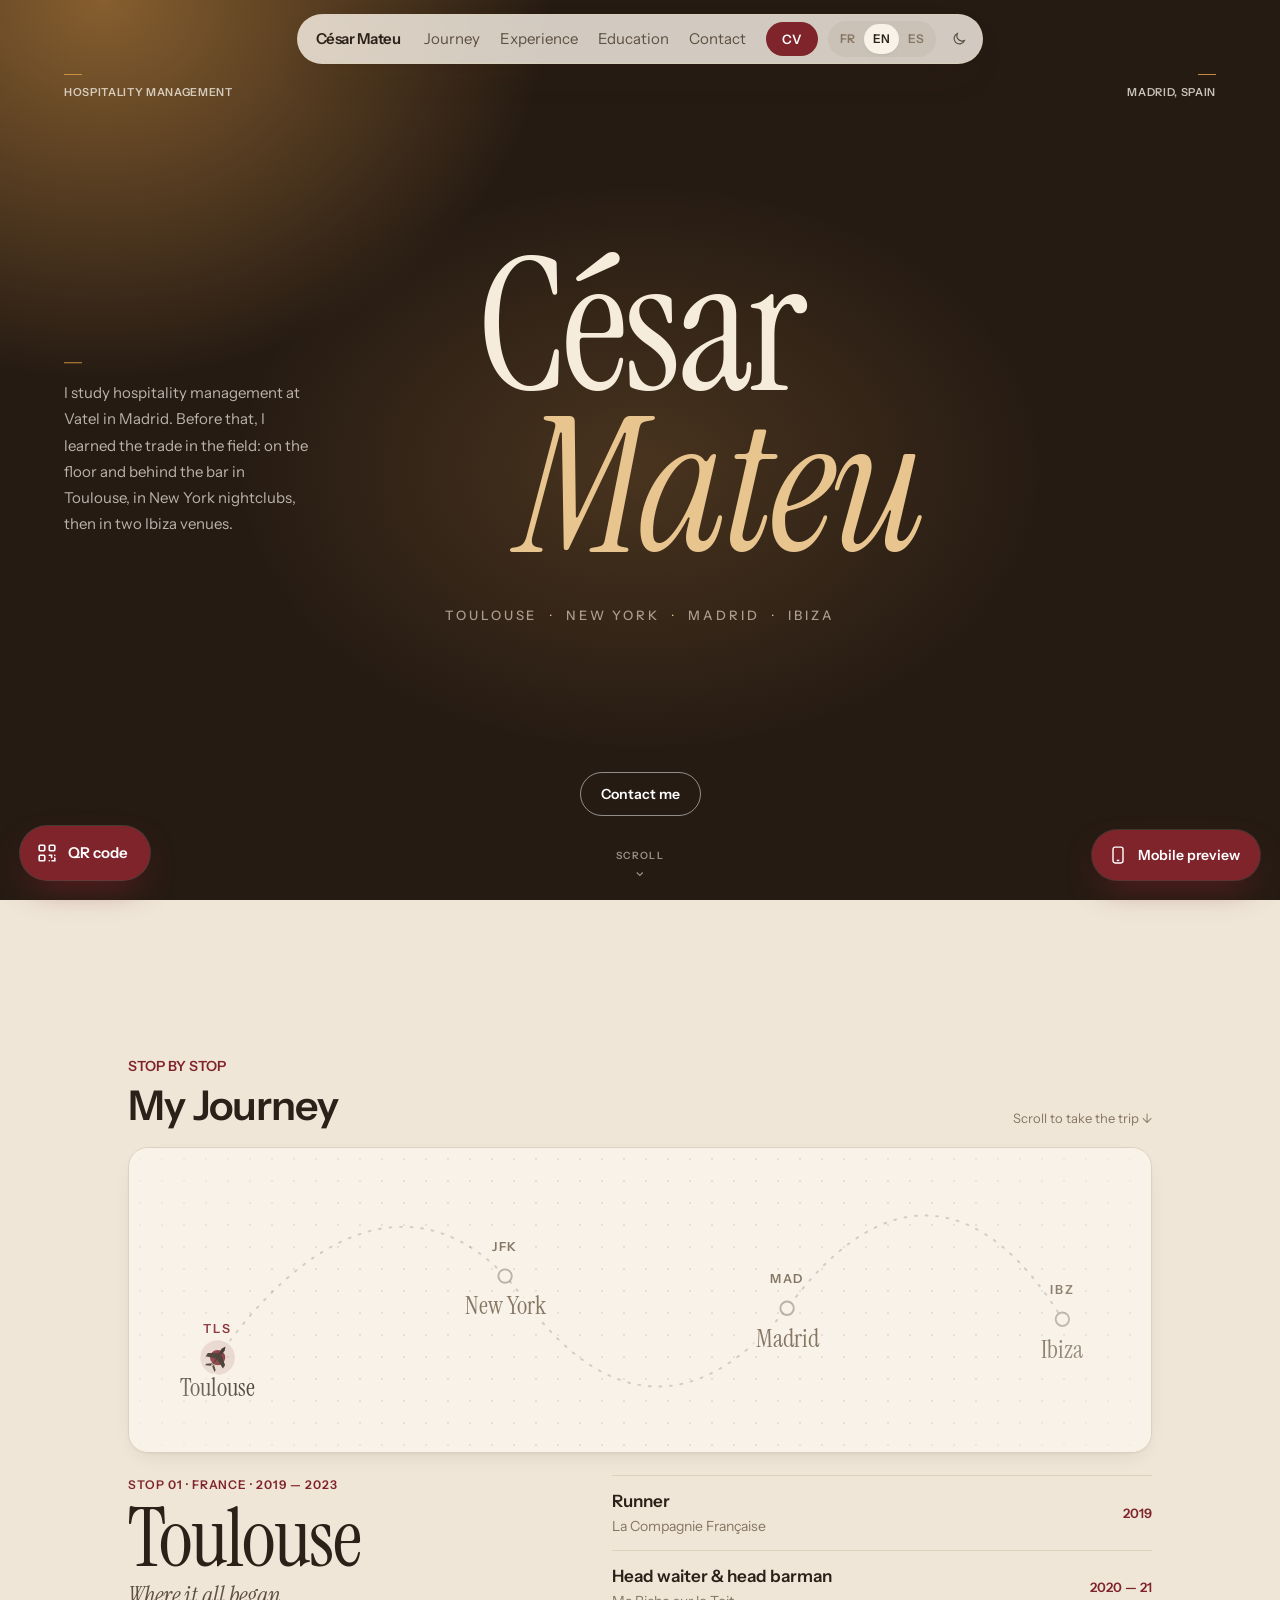
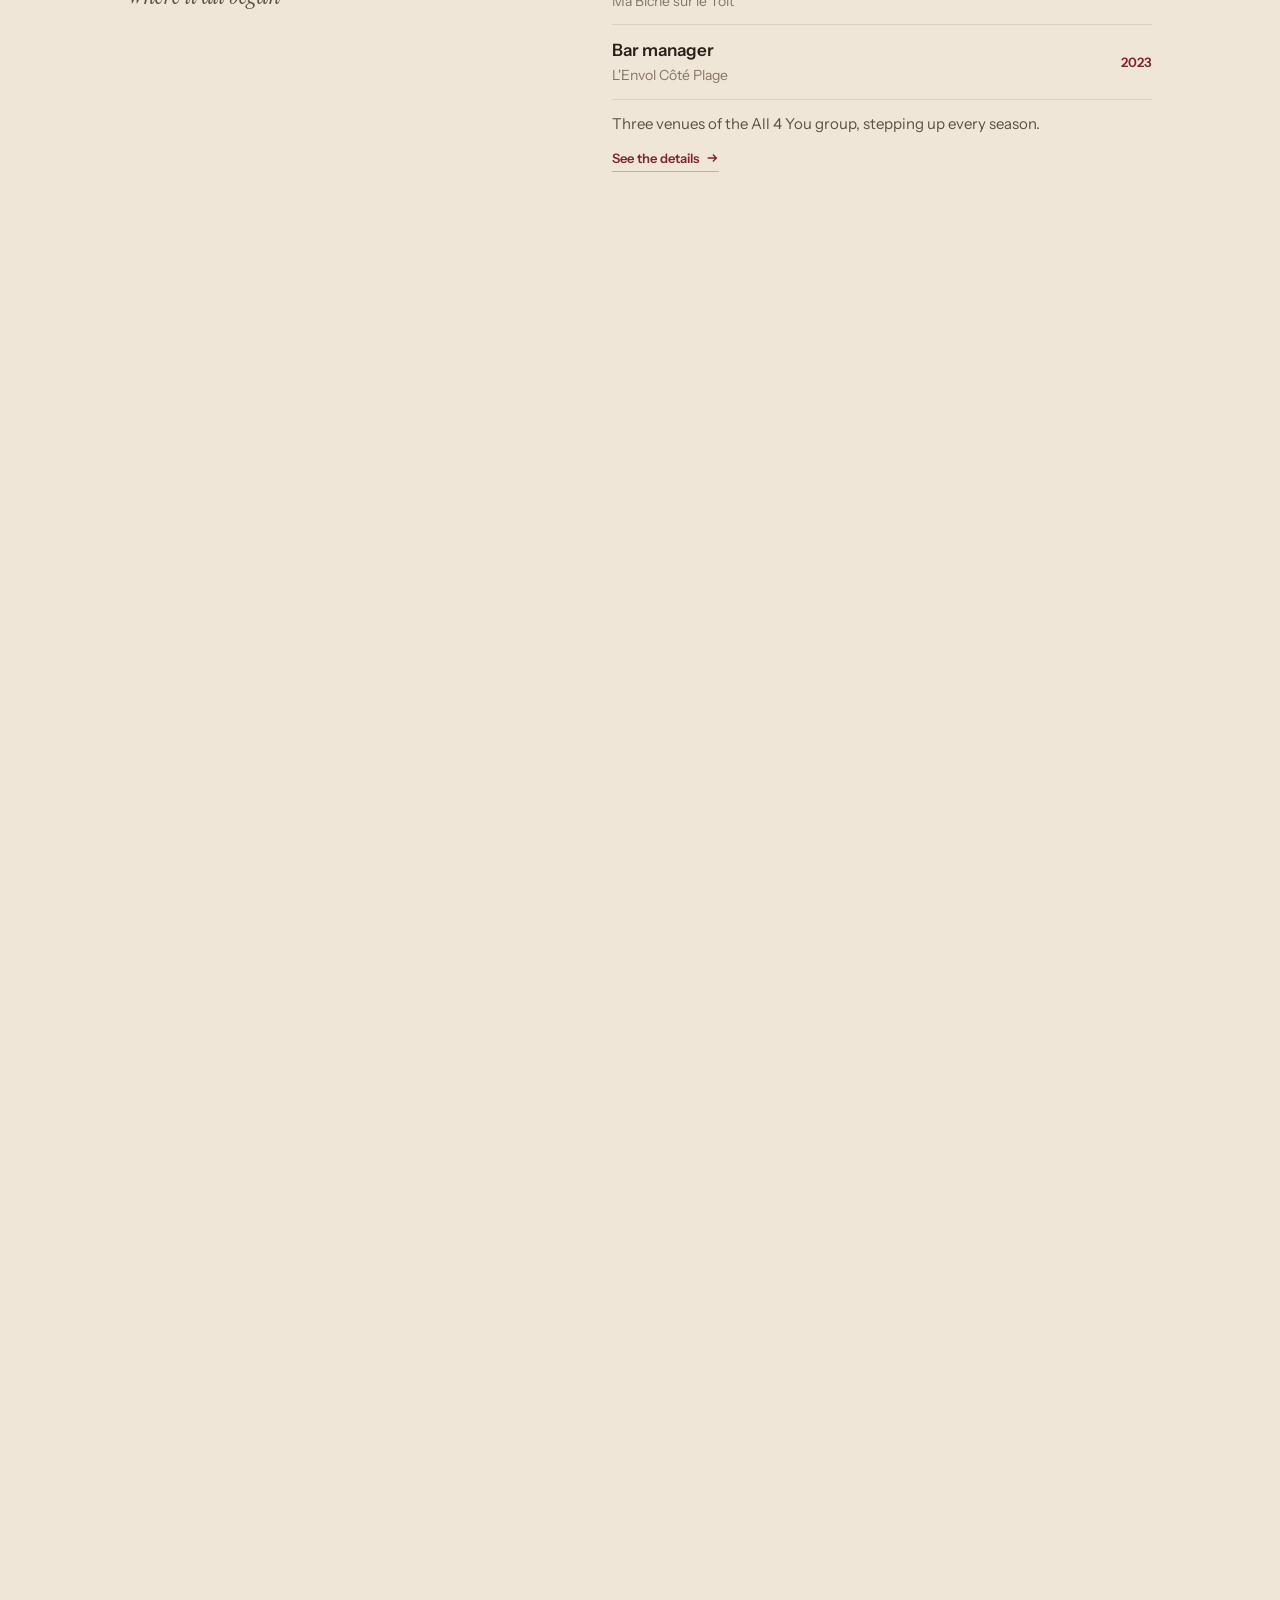
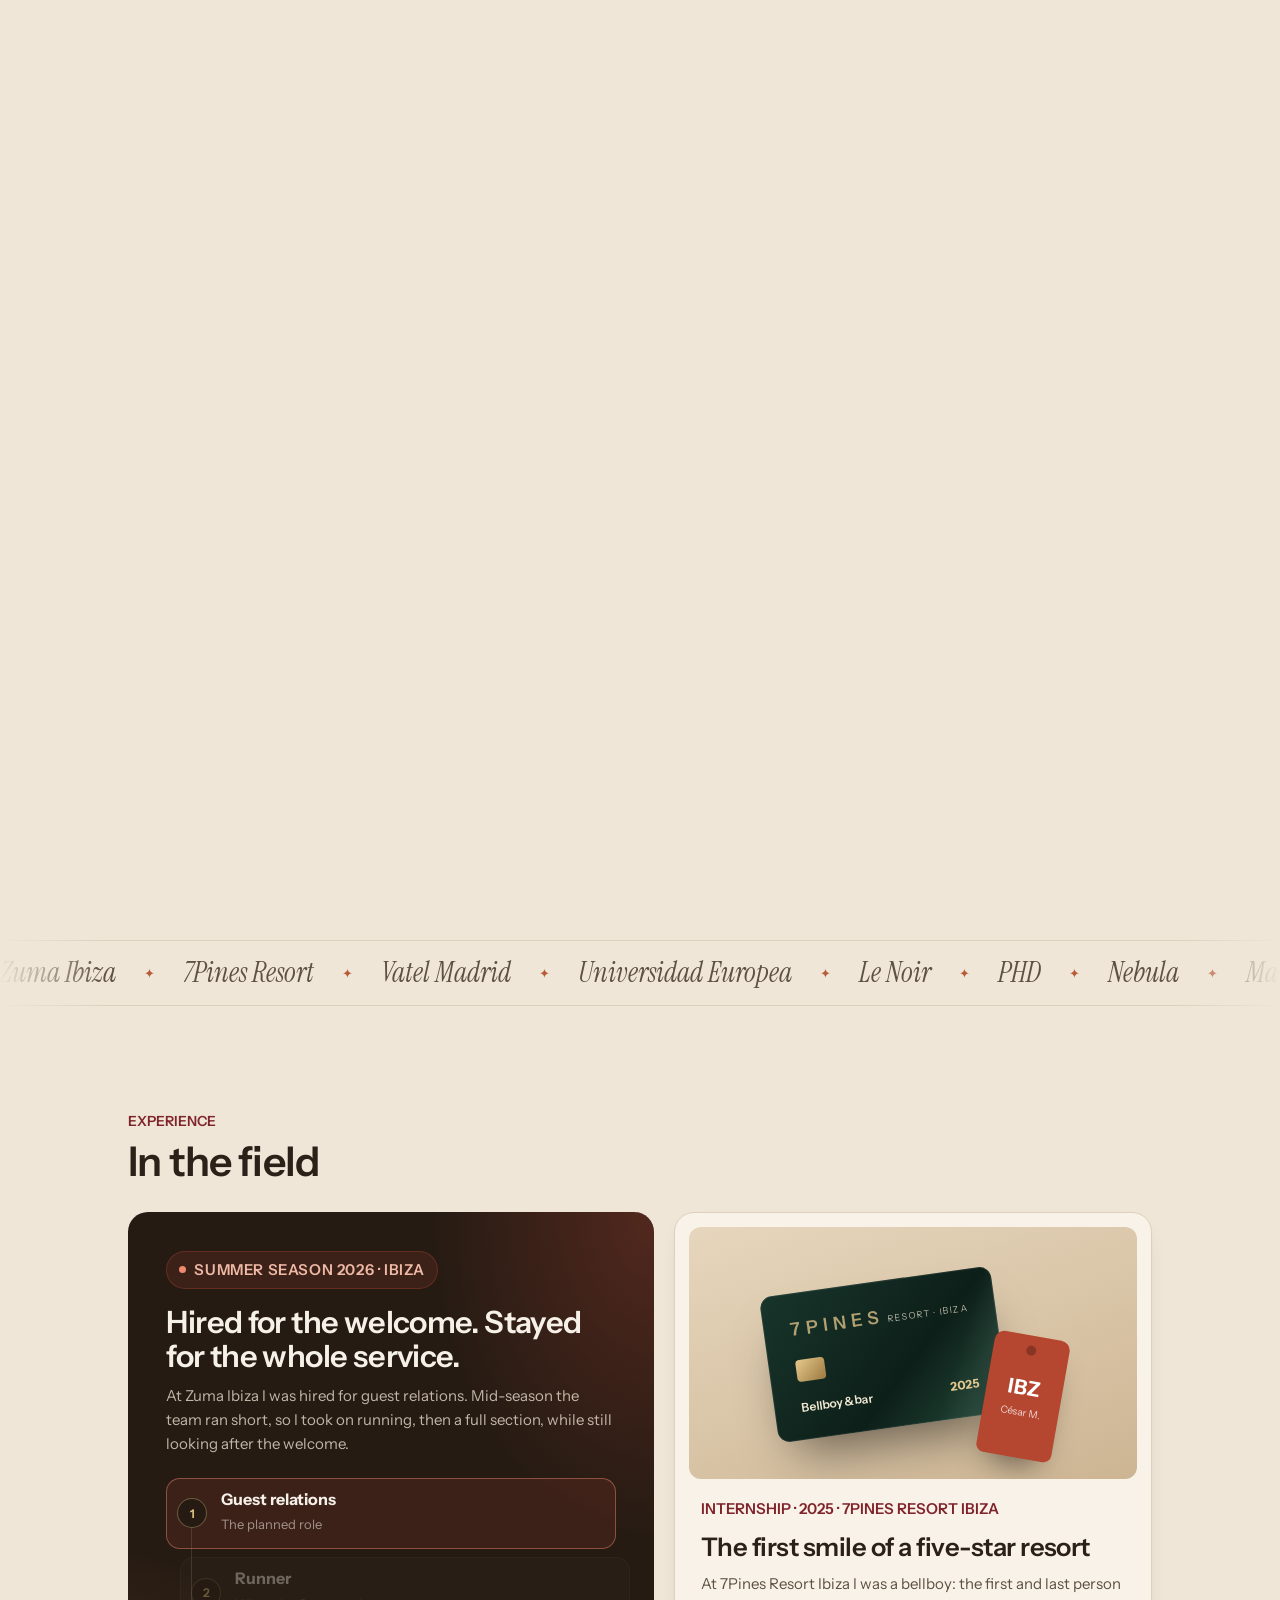
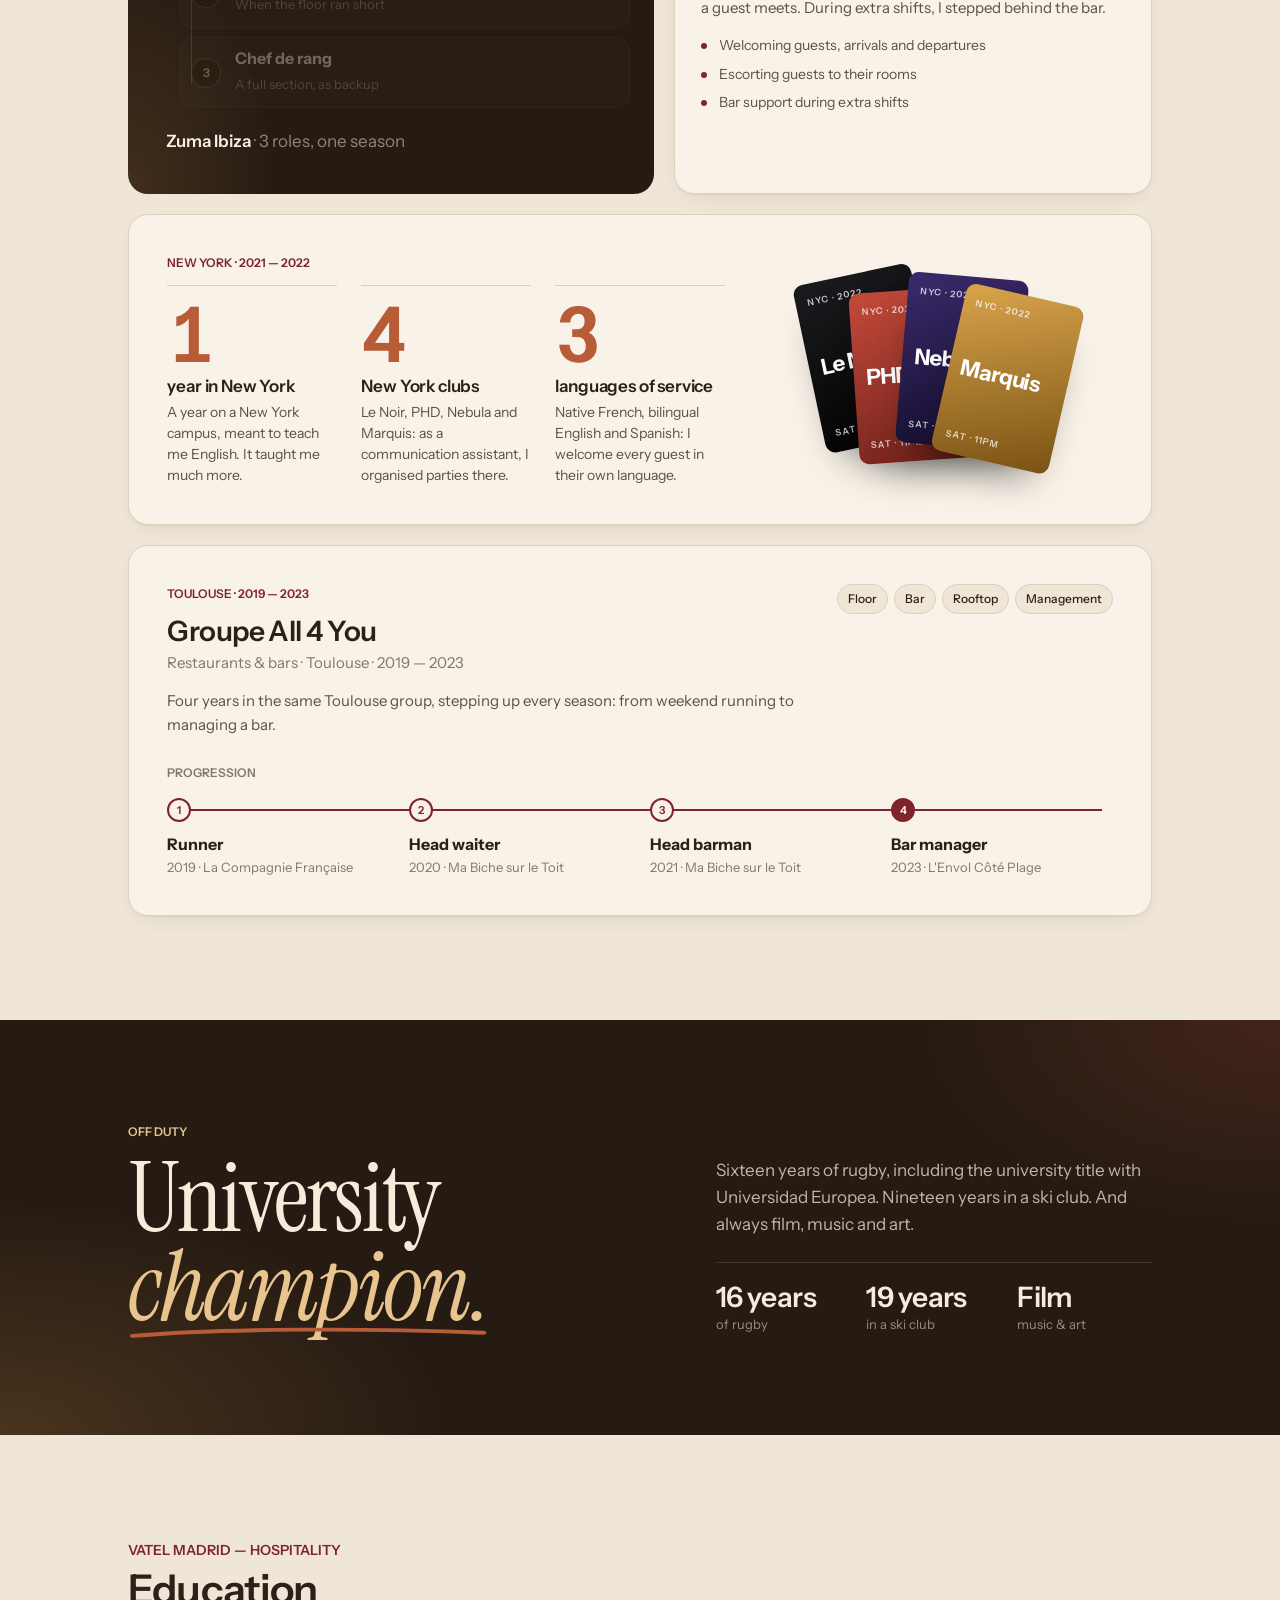
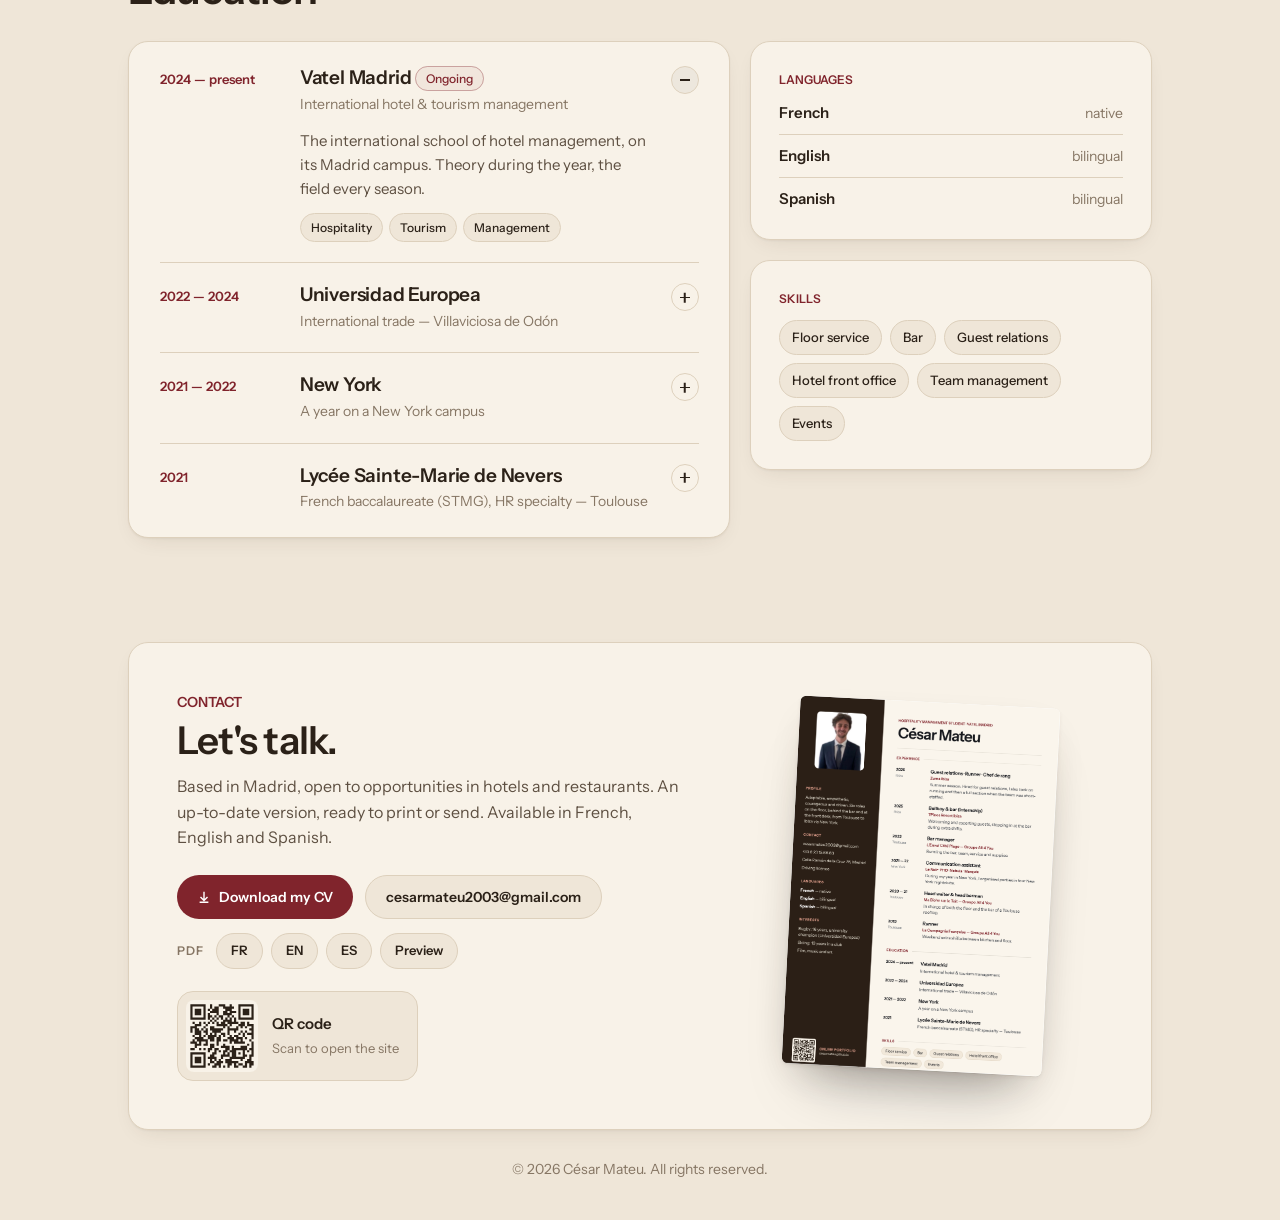
<file: index.html>
<!doctype html>
<html lang="fr"><head><meta charset="utf-8"><title>César Mateu</title>
<meta name="viewport" content="width=device-width, initial-scale=1">
<script>var l=(navigator.language||'fr').slice(0,2);location.replace((['fr','en','es'].indexOf(l)>-1?l:'en')+'/');</script>
<meta http-equiv="refresh" content="1;url=fr/"></head>
<body style="background:#0b0a08"></body></html>
</file>
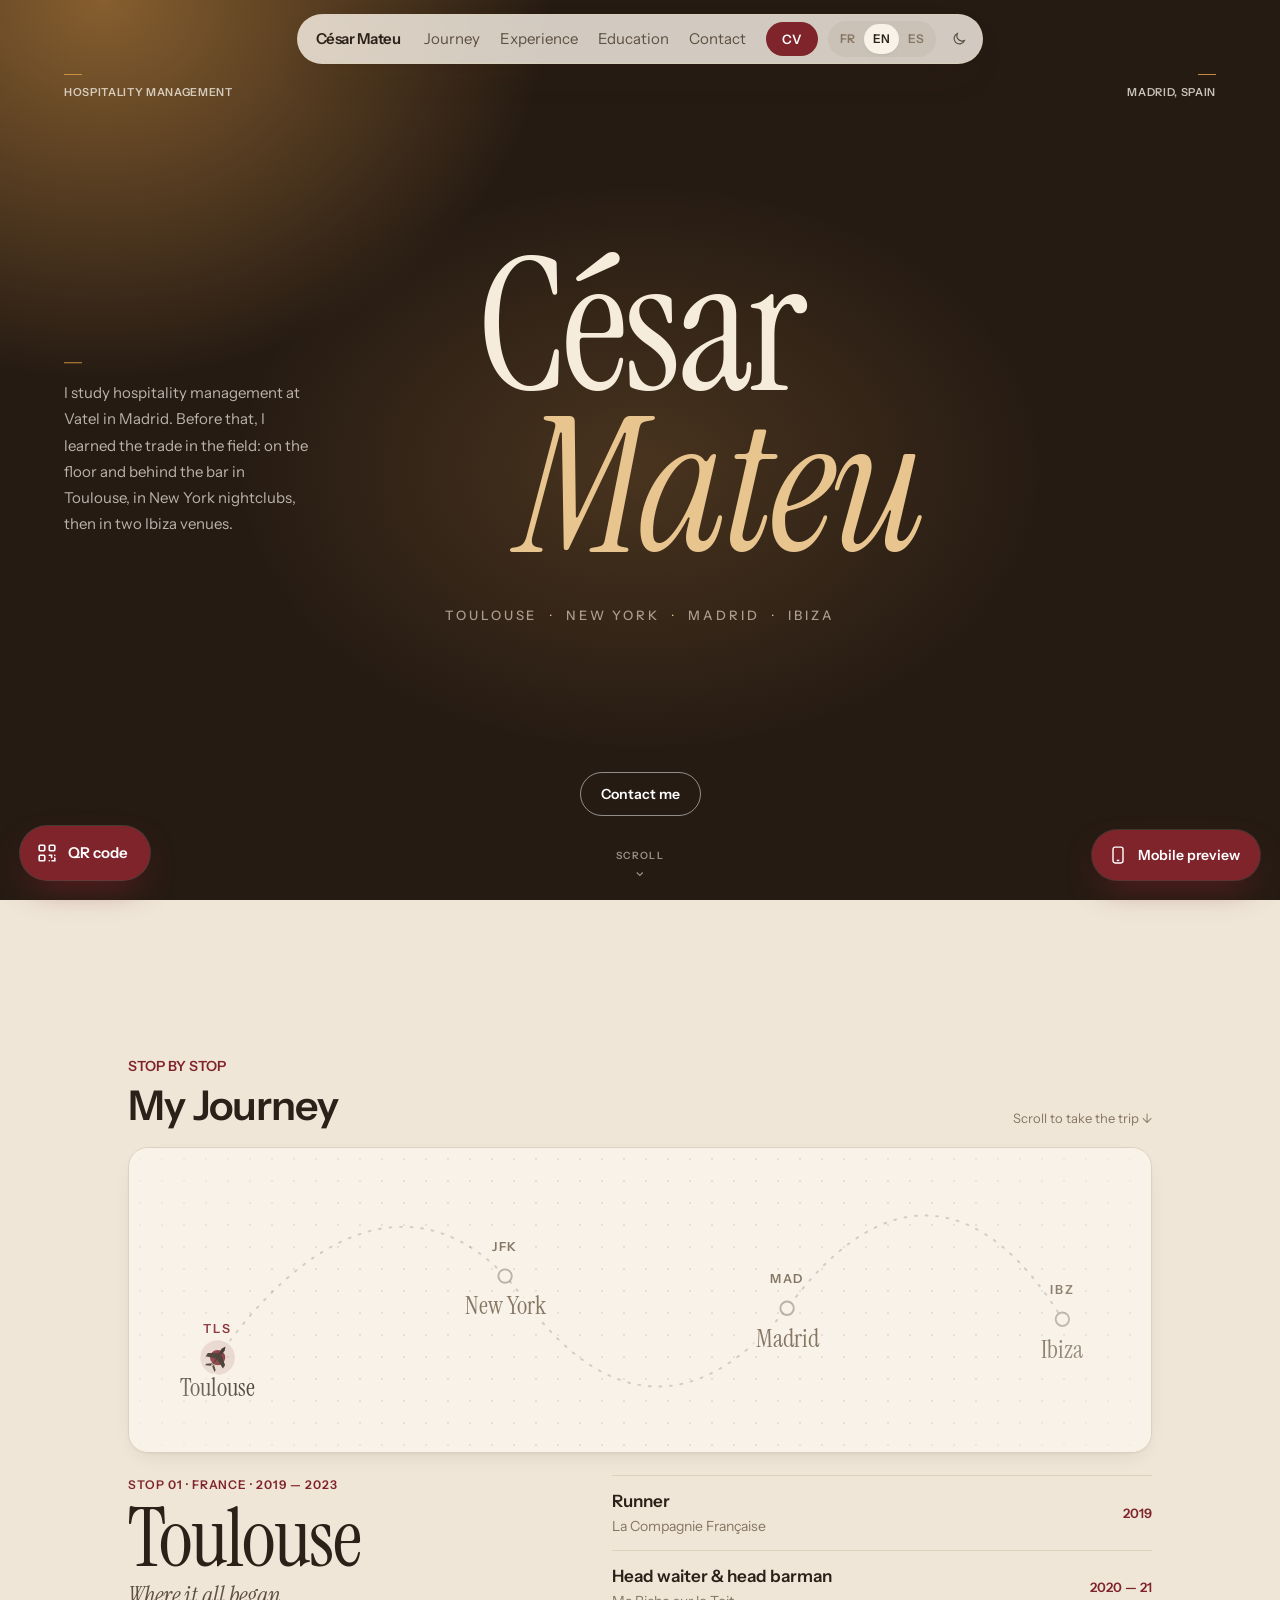
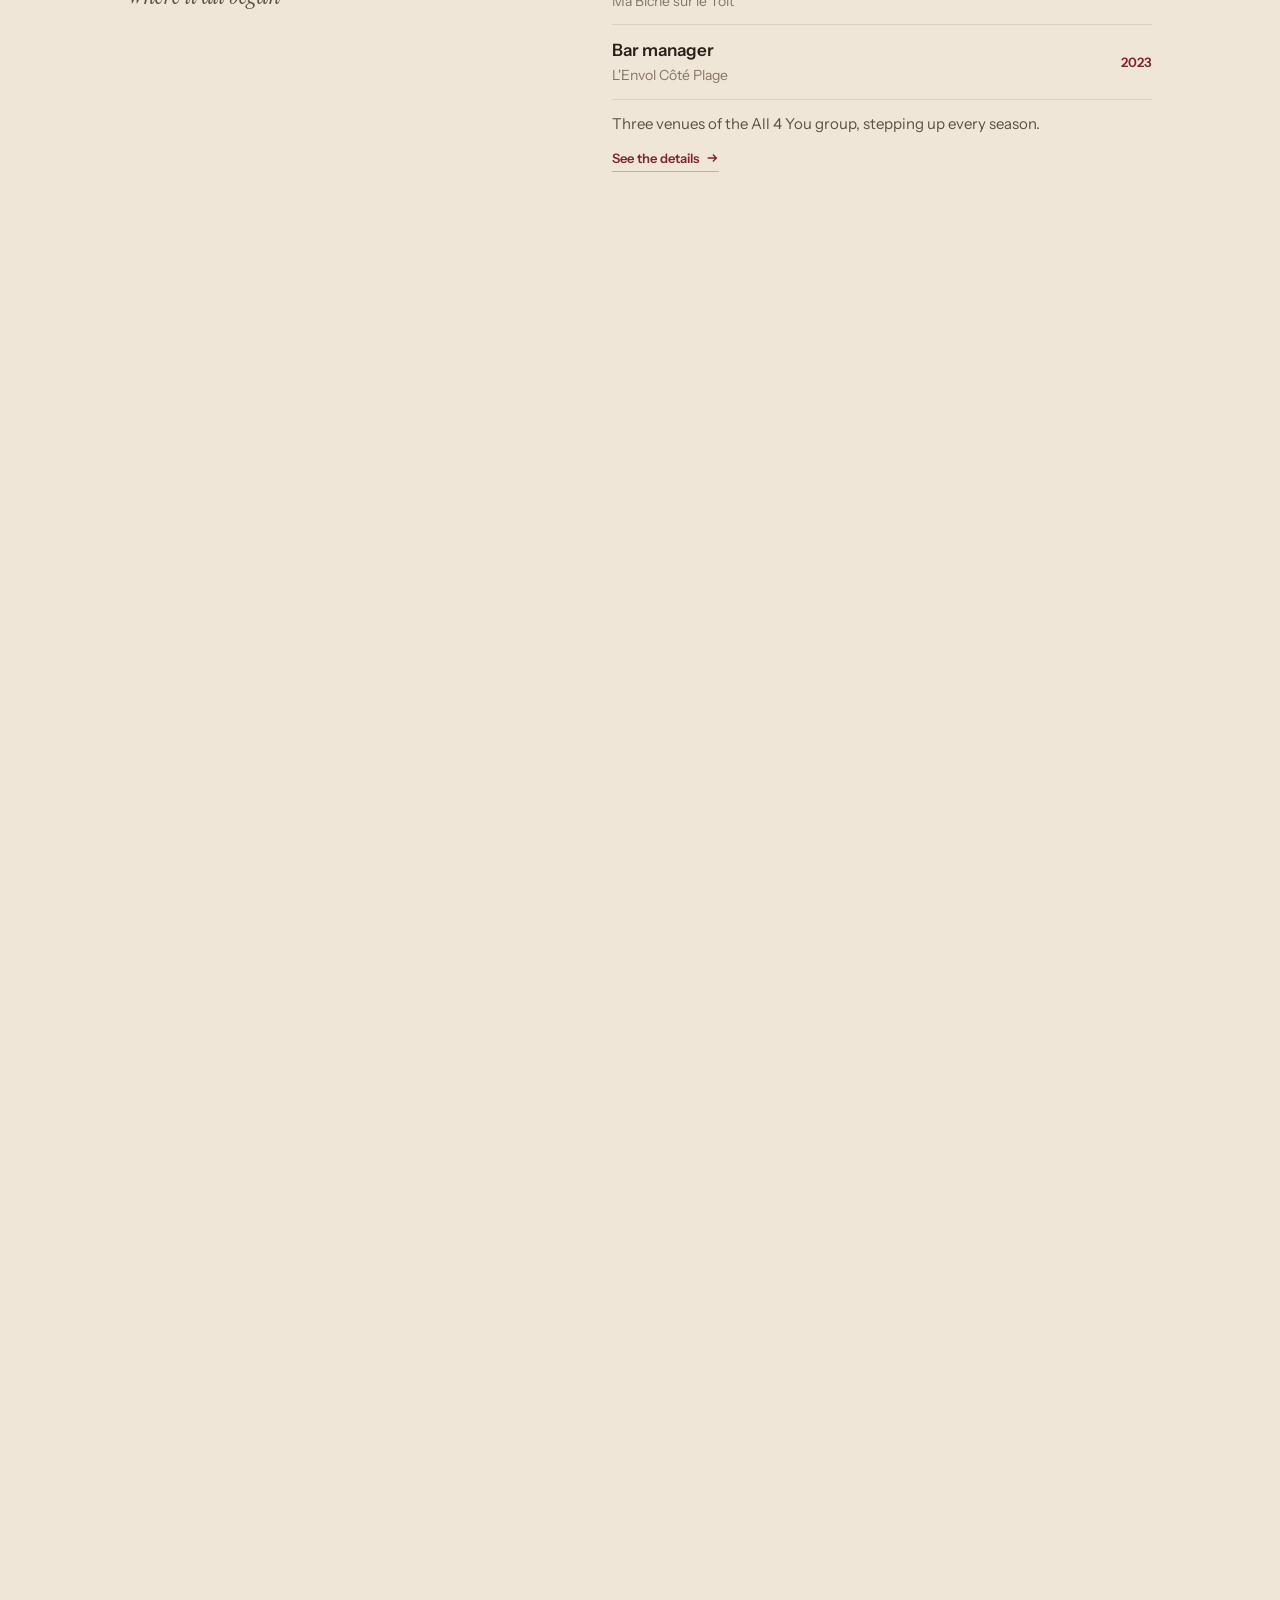
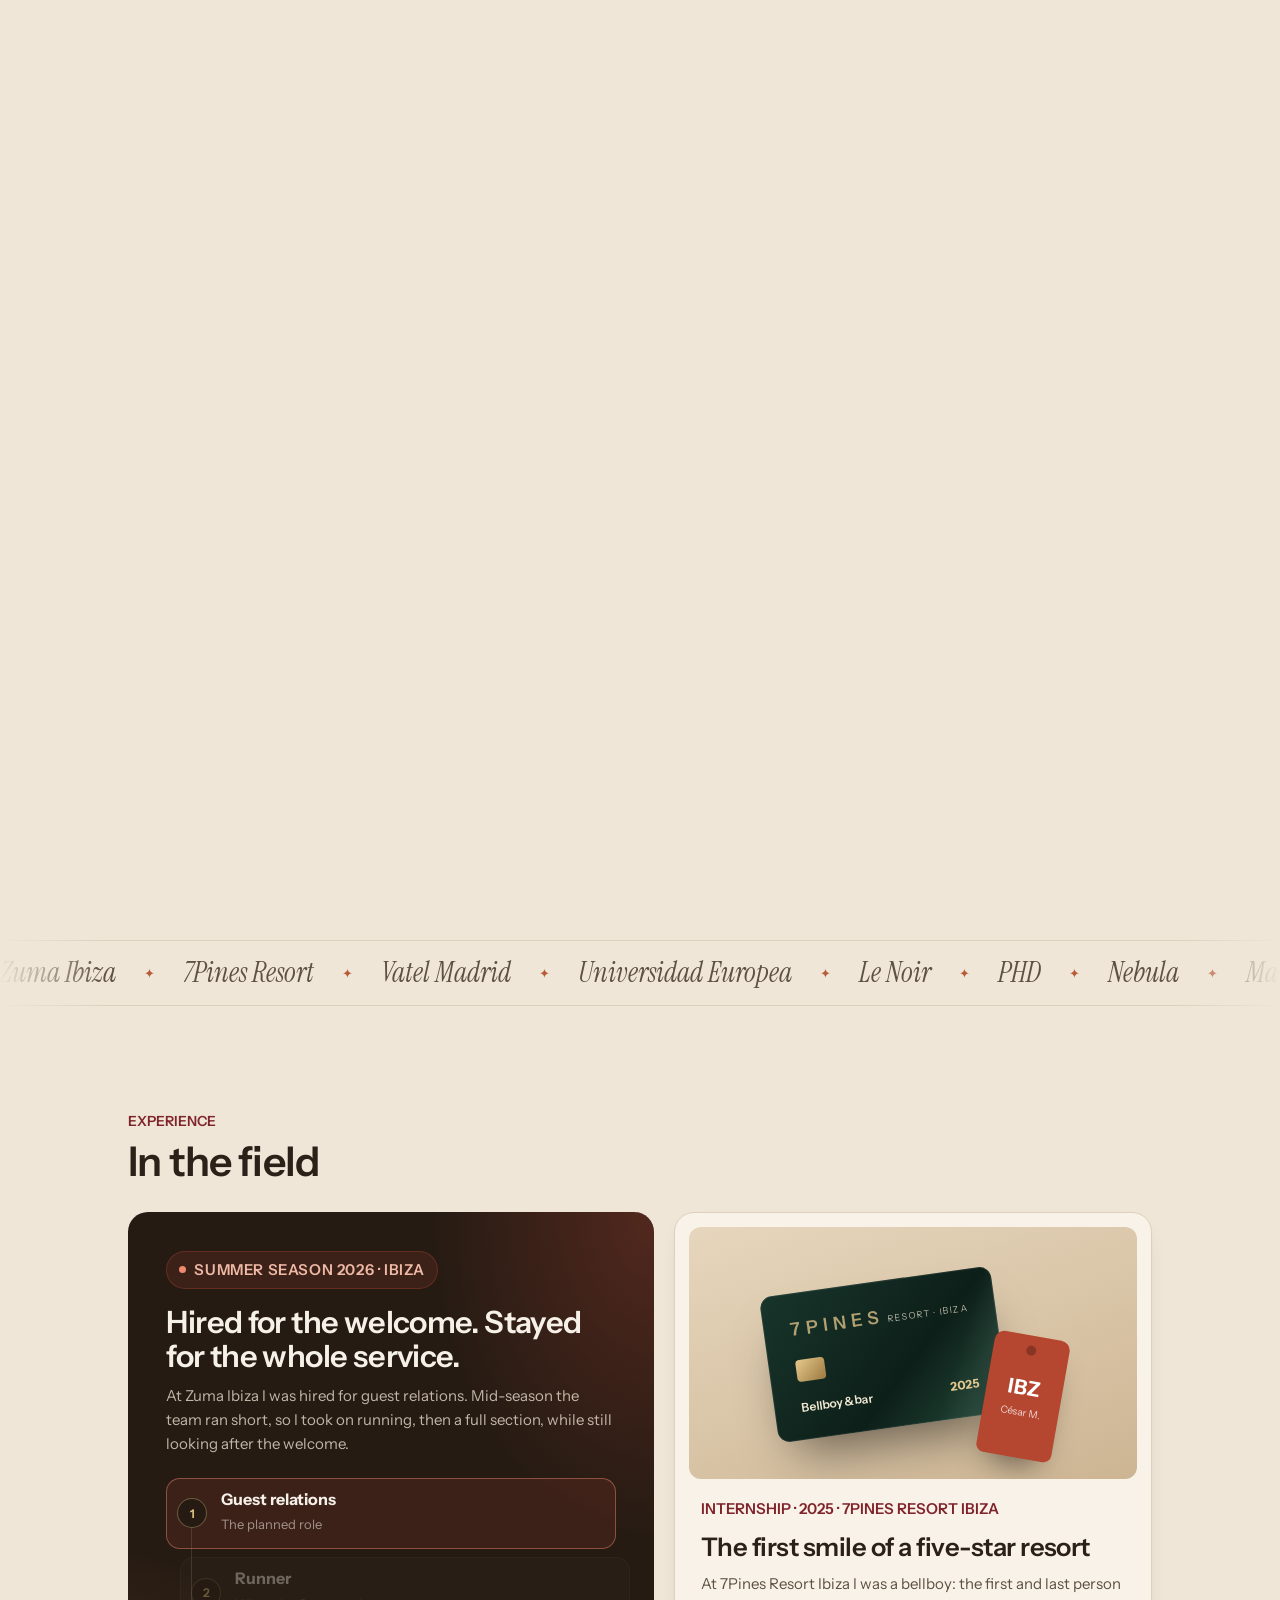
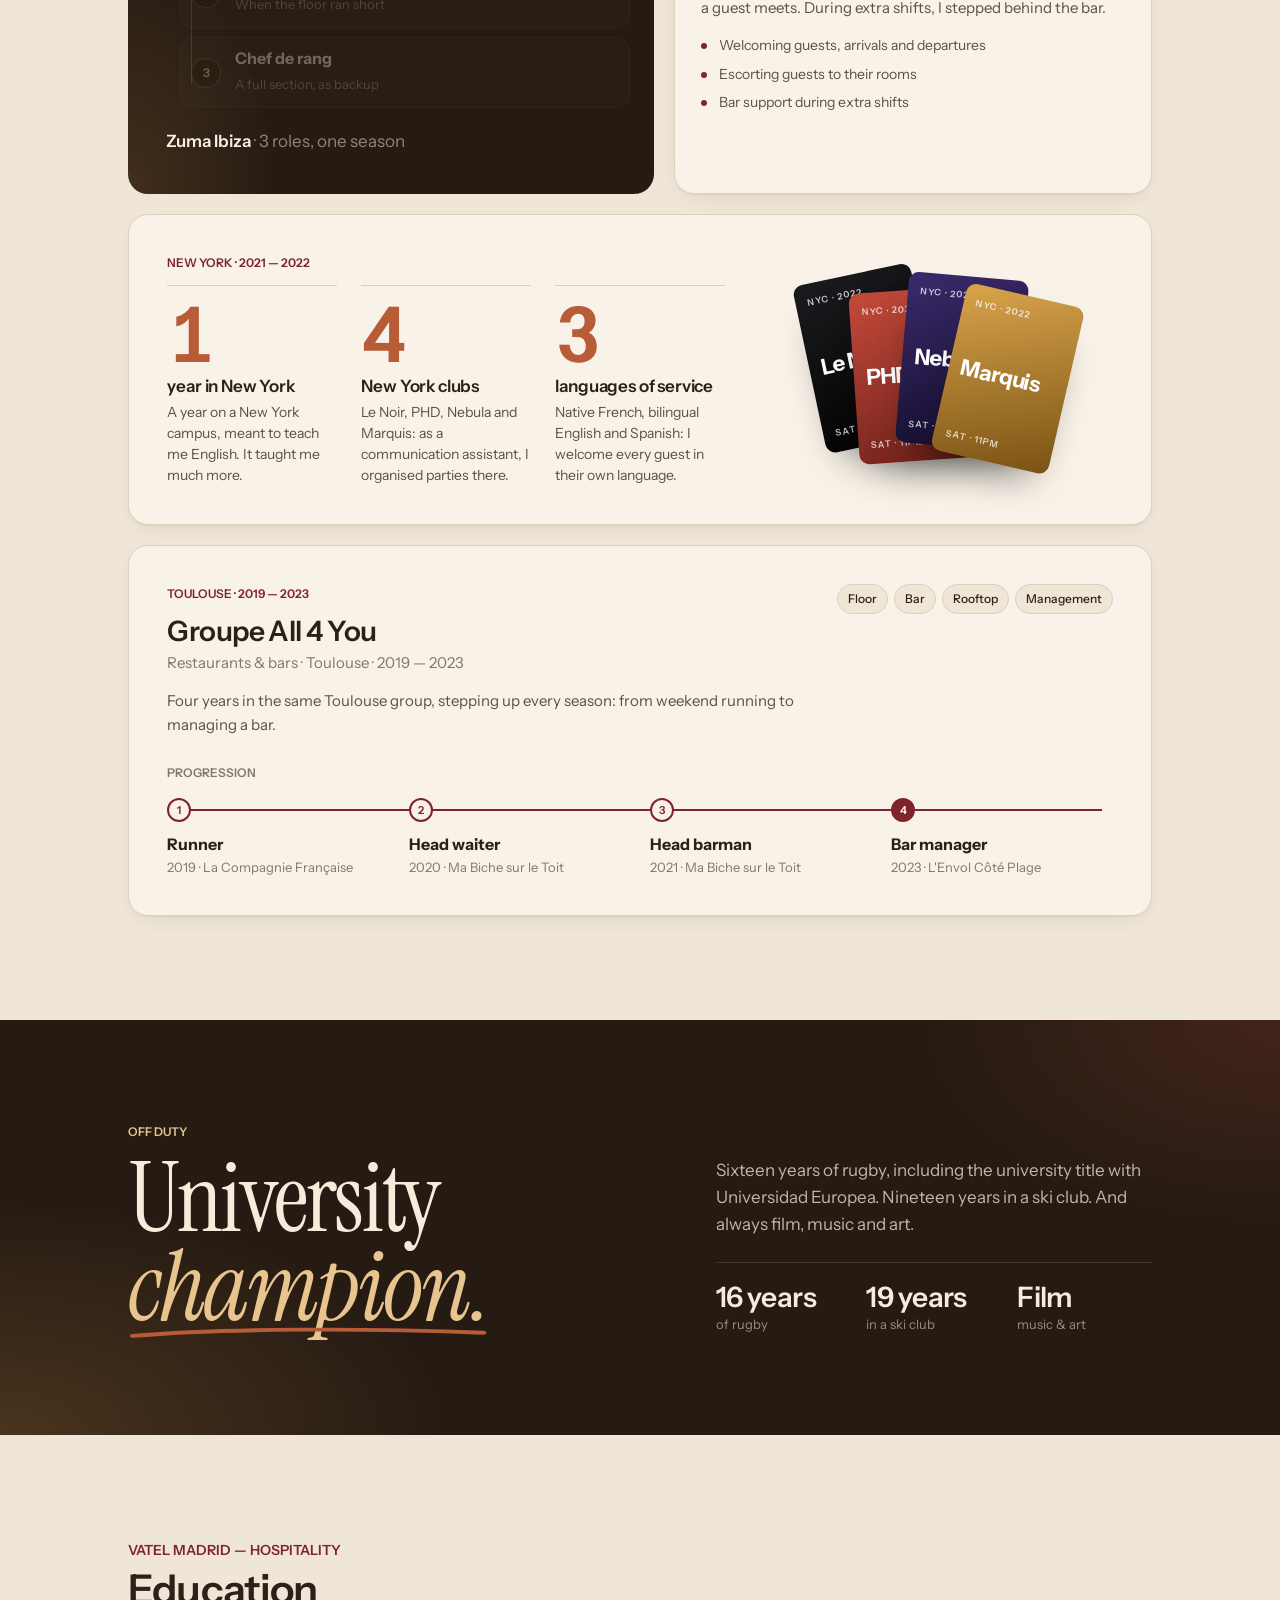
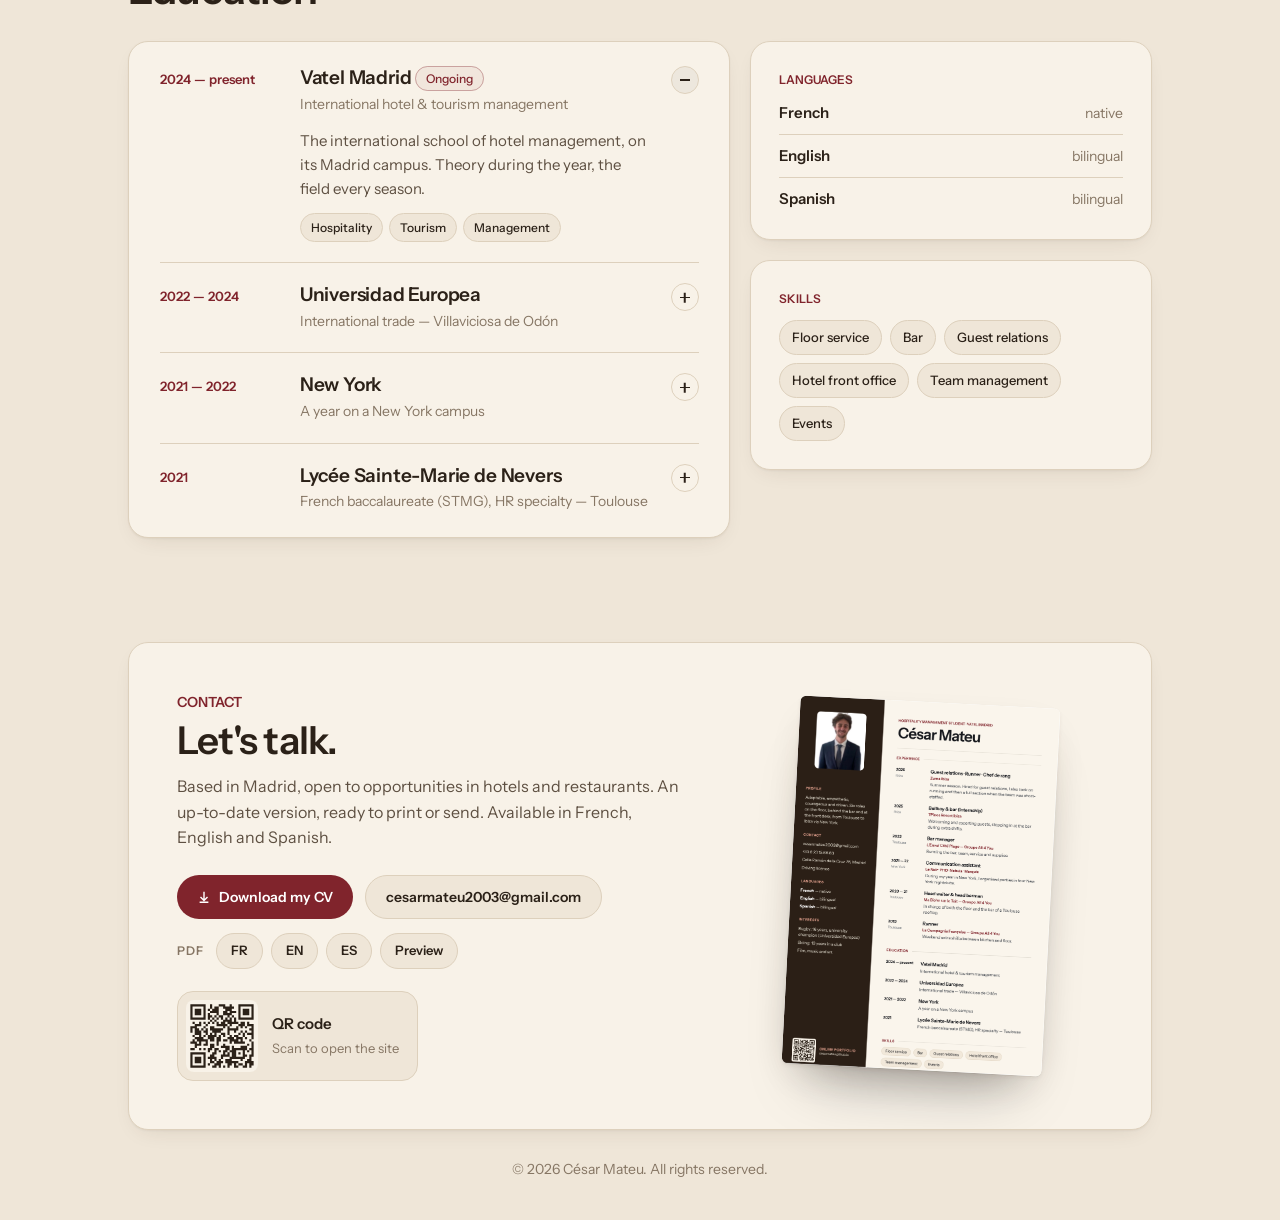
<file: en/index.html>
<!doctype html>
<html lang="en">
<head>
<meta charset="utf-8">
<meta name="viewport" content="width=device-width, initial-scale=1">
<title>César Mateu — Hospitality Management</title>
<meta name="description" content="César Mateu, hospitality management student at Vatel Madrid. Floor, bar, front of house: from Toulouse to Ibiza.">
<meta property="og:title" content="César Mateu — Hospitality Management">
<meta property="og:description" content="César Mateu, hospitality management student at Vatel Madrid. Floor, bar, front of house: from Toulouse to Ibiza.">
<link rel="alternate" hreflang="fr" href="../fr/"><link rel="alternate" hreflang="en" href="../en/"><link rel="alternate" hreflang="es" href="../es/">
<link rel="icon" href="../assets/favicon.svg" type="image/svg+xml">
<script>try{var s=localStorage.getItem('cm-theme');if(s)document.documentElement.dataset.theme=s;}catch(_){}</script>
<link rel="preconnect" href="https://fonts.googleapis.com"><link rel="preconnect" href="https://fonts.gstatic.com" crossorigin>
<link rel="stylesheet" href="https://fonts.googleapis.com/css2?family=Instrument+Sans:wght@400..700&family=Instrument+Serif:ital@0;1&display=swap">
<link rel="stylesheet" href="../assets/style.css">
</head>
<body>
<a class="skip" href="#main">Skip to content</a>

<header class="nav-wrap">
  <nav class="nav-pill" aria-label="Navigation">
    <a class="nav-name" href="#top">César Mateu</a>
    <span class="nav-links"><a href="#parcours">Journey</a><a href="#experiences">Experience</a><a href="#formation">Education</a><a href="#contact">Contact</a></span>
    <button class="btn-cv" type="button" data-open-cv>CV</button>
    <span class="seg"><a href="../fr/" hreflang="fr">FR</a><a href="../en/" hreflang="en" aria-current="true">EN</a><a href="../es/" hreflang="es">ES</a></span>
    <button class="theme" type="button" aria-label="Toggle theme"><svg viewBox="0 0 24 24" width="16" height="16" fill="none" stroke="currentColor" stroke-width="1.8" aria-hidden="true"><path d="M20 14.5A8 8 0 019.5 4a8 8 0 1010.5 10.5z"/></svg></button>
  </nav>
</header>

<main id="main">
<section class="hero" id="top">
  <div class="hero-light" aria-hidden="true"></div>
  <div class="hero-top">
    <p class="hero-label">Hospitality management</p>
    <p class="hero-label">Madrid, Spain</p>
  </div>
  <div class="hero-mid">
    <h1 class="hero-name"><span class="n1"><span class="l" style="--i:0">C</span><span class="l" style="--i:1">é</span><span class="l" style="--i:2">s</span><span class="l" style="--i:3">a</span><span class="l" style="--i:4">r</span></span><span class="n2"><span class="l" style="--i:5">M</span><span class="l" style="--i:6">a</span><span class="l" style="--i:7">t</span><span class="l" style="--i:8">e</span><span class="l" style="--i:9">u</span></span></h1>
    <p class="hero-cities">Toulouse <b>·</b> New York <b>·</b> Madrid <b>·</b> Ibiza</p>
    <p class="hero-bio">I study hospitality management at Vatel in Madrid. Before that, I learned the trade in the field: on the floor and behind the bar in Toulouse, in New York nightclubs, then in two Ibiza venues.</p>
  </div>
  <div class="hero-bottom">
    <div class="hero-ctas">
      <a class="btn btn-outline" href="#contact">Contact me</a>
    </div>
  </div>
  <a class="scroll-cue" href="#parcours">Scroll<svg viewBox="0 0 16 16" width="12" height="12" fill="none" stroke="currentColor" stroke-width="1.6"><path d="M4 6l4 4 4-4"/></svg></a>
</section>

<section class="route-sec" id="parcours">
  <div class="route-pin">
    <div class="wrap">
      <div class="route-head">
        <div><p class="eyebrow">Stop by stop</p><h2>My Journey</h2></div>
        <p class="route-hint">Scroll to take the trip <span>↓</span></p>
      </div>
      <div class="route-map">
        <svg viewBox="0 0 1000 300" preserveAspectRatio="xMidYMid meet" aria-hidden="true">
          <path class="route-ghost" d="M60 210 C 180 40, 300 40, 380 150 S 560 280, 660 150 S 860 40, 940 170"/>
          <path class="route-line" d="M60 210 C 180 40, 300 40, 380 150 S 560 280, 660 150 S 860 40, 940 170"/>
          <g class="stop" data-stop="0"><circle class="stop-halo" r="18"/><circle class="stop-dot" r="7"/><text class="stop-code" y="-26">TLS</text><text class="stop-city" y="40">Toulouse</text></g><g class="stop" data-stop="1"><circle class="stop-halo" r="18"/><circle class="stop-dot" r="7"/><text class="stop-code" y="-26">JFK</text><text class="stop-city" y="40">New York</text></g><g class="stop" data-stop="2"><circle class="stop-halo" r="18"/><circle class="stop-dot" r="7"/><text class="stop-code" y="-26">MAD</text><text class="stop-city" y="40">Madrid</text></g><g class="stop" data-stop="3"><circle class="stop-halo" r="18"/><circle class="stop-dot" r="7"/><text class="stop-code" y="-26">IBZ</text><text class="stop-city" y="40">Ibiza</text></g>
          <g class="plane"><path d="M-12 0 L10 -2 L14 0 L10 2 Z M-2 -1 L-6 -11 L-2 -11 L5 -1 Z M-2 1 L-6 11 L-2 11 L5 1 Z M-11 -1 L-14 -6 L-12 -6 L-8 -1 Z M-11 1 L-14 6 L-12 6 L-8 1 Z"/></g>
        </svg>
      </div>
      <div class="legs">
          <article class="leg is-on" data-leg="0">
            <div class="leg-head">
              <p class="leg-meta">Stop 01 · France · 2019 — 2023</p>
              <h3 class="leg-city">Toulouse</h3>
              <p class="leg-title">Where it all began</p>
            </div>
            <div class="leg-body"><ul><li><span class="it-role">Runner</span><span class="it-venue">La Compagnie Française</span><span class=it-year>2019</span></li><li><span class="it-role">Head waiter &amp; head barman</span><span class="it-venue">Ma Biche sur le Toit</span><span class=it-year>2020 — 21</span></li><li><span class="it-role">Bar manager</span><span class="it-venue">L&#x27;Envol Côté Plage</span><span class=it-year>2023</span></li></ul><p class="leg-note">Three venues of the All 4 You group, stepping up every season.</p>
              <a class="leg-more" href="#all4">See the details <svg viewBox="0 0 16 16" width="14" height="14" fill="none" stroke="currentColor" stroke-width="1.6" aria-hidden="true"><path d="M3 8h10M9 4l4 4-4 4"/></svg></a></div>
          </article>
          <article class="leg" data-leg="1">
            <div class="leg-head">
              <p class="leg-meta">Stop 02 · United States · 2021 — 2022</p>
              <h3 class="leg-city">New York</h3>
              <p class="leg-title">Opening up</p>
            </div>
            <div class="leg-body"><ul><li><span class="it-role">A year on campus</span><span class="it-venue">New York</span><span class=it-year>2021 — 22</span></li><li><span class="it-role">Communication assistant</span><span class="it-venue">Le Noir · PHD · Nebula · Marquis</span><span class=it-year>2021 — 22</span></li></ul><p class="leg-note">English, New York nightlife and organising parties in four clubs.</p>
              <a class="leg-more" href="#ny">See the details <svg viewBox="0 0 16 16" width="14" height="14" fill="none" stroke="currentColor" stroke-width="1.6" aria-hidden="true"><path d="M3 8h10M9 4l4 4-4 4"/></svg></a></div>
          </article>
          <article class="leg" data-leg="2">
            <div class="leg-head">
              <p class="leg-meta">Stop 03 · Spain · 2023 — present</p>
              <h3 class="leg-city">Madrid</h3>
              <p class="leg-title">School</p>
            </div>
            <div class="leg-body"><ul><li><span class="it-role">International trade</span><span class="it-venue">Universidad Europea</span><span class=it-year>2022 — 24</span></li><li><span class="it-role">University rugby champion</span><span class="it-venue">Universidad Europea</span></li><li><span class="it-role">Hospitality management</span><span class="it-venue">Vatel Madrid</span><span class=it-year>2024 —</span></li></ul><p class="leg-note">Spanish every day, a title with the rugby team, then Vatel.</p>
              <a class="leg-more" href="#formation">See the details <svg viewBox="0 0 16 16" width="14" height="14" fill="none" stroke="currentColor" stroke-width="1.6" aria-hidden="true"><path d="M3 8h10M9 4l4 4-4 4"/></svg></a></div>
          </article>
          <article class="leg" data-leg="3">
            <div class="leg-head">
              <p class="leg-meta">Stop 04 · Spain · 2025 — 2026</p>
              <h3 class="leg-city">Ibiza</h3>
              <p class="leg-title">The great houses</p>
            </div>
            <div class="leg-body"><ul><li><span class="it-role">Bellboy &amp; bar (internship)</span><span class="it-venue">7Pines Resort Ibiza</span><span class=it-year>2025</span></li><li><span class="it-role">Guest relations · Runner · Chef de rang</span><span class="it-venue">Zuma Ibiza</span><span class=it-year>2026</span></li></ul><p class="leg-note">Two seasons on the island: a five-star resort, then Zuma.</p>
              <a class="leg-more" href="#zuma">See the details <svg viewBox="0 0 16 16" width="14" height="14" fill="none" stroke="currentColor" stroke-width="1.6" aria-hidden="true"><path d="M3 8h10M9 4l4 4-4 4"/></svg></a></div>
          </article></div>
    </div>
  </div>
</section>

<div class="marquee" aria-hidden="true"><div class="marquee-track"><span>Zuma Ibiza</span><b>✦</b> <span>7Pines Resort</span><b>✦</b> <span>Vatel Madrid</span><b>✦</b> <span>Universidad Europea</span><b>✦</b> <span>Le Noir</span><b>✦</b> <span>PHD</span><b>✦</b> <span>Nebula</span><b>✦</b> <span>Marquis</span><b>✦</b> <span>L&#x27;Envol Côté Plage</span><b>✦</b> <span>Ma Biche sur le Toit</span><b>✦</b> <span>La Compagnie Française</span><b>✦</b><span>Zuma Ibiza</span><b>✦</b> <span>7Pines Resort</span><b>✦</b> <span>Vatel Madrid</span><b>✦</b> <span>Universidad Europea</span><b>✦</b> <span>Le Noir</span><b>✦</b> <span>PHD</span><b>✦</b> <span>Nebula</span><b>✦</b> <span>Marquis</span><b>✦</b> <span>L&#x27;Envol Côté Plage</span><b>✦</b> <span>Ma Biche sur le Toit</span><b>✦</b> <span>La Compagnie Française</span><b>✦</b></div></div>

<section class="sec" id="experiences">
  <div class="wrap">
    <p class="eyebrow" data-reveal>Experience</p>
    <h2 class="h2-lg" data-reveal>In the field</h2>

    <div class="exp-grid">
      <article class="dark-card zuma spot" id="zuma" data-reveal>
        <p class="chip-live"><i></i>Summer season 2026 · Ibiza</p>
        <h3>Hired for the welcome. Stayed for the whole service.</h3>
        <p>At Zuma Ibiza I was hired for guest relations. Mid-season the team ran short, so I took on running, then a full section, while still looking after the welcome.</p>
        <ol class="roles"><li style="--k:0"><span class="role-n">1</span><div><strong>Guest relations</strong><small>The planned role</small></div></li><li style="--k:1"><span class="role-n">2</span><div><strong>Runner</strong><small>When the floor ran short</small></div></li><li style="--k:2"><span class="role-n">3</span><div><strong>Chef de rang</strong><small>A full section, as backup</small></div></li></ol>
        <p class="zuma-name">Zuma Ibiza <span>· 3 roles, one season</span></p>
      </article>

      <article class="card pines spot" data-reveal>
        <div class="pines-visual" data-tilt>
          <div class="keycard">
            <div class="keycard-top"><span class="keycard-logo">7PINES</span><span>RESORT · IBIZA</span></div>
            <div class="keycard-chip"></div>
            <div class="keycard-bottom"><span>Bellboy &amp; bar</span><b>2025</b></div>
          </div>
          <div class="luggage"><span>IBZ</span><small>César M.</small></div>
        </div>
        <div class="pines-copy">
          <p class="eyebrow-sm">Internship · 2025 · 7Pines Resort Ibiza</p>
          <h3>The first smile of a five-star resort</h3>
          <p>At 7Pines Resort Ibiza I was a bellboy: the first and last person a guest meets. During extra shifts, I stepped behind the bar.</p>
          <ul class="bullets"><li>Welcoming guests, arrivals and departures</li><li>Escorting guests to their rooms</li><li>Bar support during extra shifts</li></ul>
        </div>
      </article>
    </div>

    <article class="card ny-card spot" id="ny" data-reveal>
      <div class="ny-copy">
        <p class="eyebrow-sm">New York · 2021 — 2022</p>
        <div class="ny-stats"><div class="ny-stat"><p class="big-n" data-count="1">1</p><h3>year in New York</h3><p>A year on a New York campus, meant to teach me English. It taught me much more.</p></div><div class="ny-stat"><p class="big-n" data-count="4">4</p><h3>New York clubs</h3><p>Le Noir, PHD, Nebula and Marquis: as a communication assistant, I organised parties there.</p></div><div class="ny-stat"><p class="big-n" data-count="3">3</p><h3>languages of service</h3><p>Native French, bilingual English and Spanish: I welcome every guest in their own language.</p></div></div>
      </div>
      <div class="flyers" aria-hidden="true"><div class="flyer f0"><span class="flyer-k">NYC · 2022</span><strong>Le Noir</strong><span class="flyer-d">Sat · 11PM</span></div><div class="flyer f1"><span class="flyer-k">NYC · 2022</span><strong>PHD</strong><span class="flyer-d">Sat · 11PM</span></div><div class="flyer f2"><span class="flyer-k">NYC · 2022</span><strong>Nebula</strong><span class="flyer-d">Sat · 11PM</span></div><div class="flyer f3"><span class="flyer-k">NYC · 2022</span><strong>Marquis</strong><span class="flyer-d">Sat · 11PM</span></div></div>
    </article>

    <article class="card proj spot" id="all4" data-reveal>
      <div class="proj-head">
        <div><p class="eyebrow-sm">Toulouse · 2019 — 2023</p><h3>Groupe All 4 You</h3><p class="proj-sub">Restaurants &amp; bars · Toulouse · 2019 — 2023</p></div>
        <span class="tags"><span class="tag">Floor</span><span class="tag">Bar</span><span class="tag">Rooftop</span><span class="tag">Management</span></span>
      </div>
      <p class="proj-p">Four years in the same Toulouse group, stepping up every season: from weekend running to managing a bar.</p>
      <div class="proj-steps"><p class="steps-h">Progression</p><ol><li style="--k:0"><span class="step-n">1</span><strong>Runner</strong><small>2019 · La Compagnie Française</small></li><li style="--k:1"><span class="step-n">2</span><strong>Head waiter</strong><small>2020 · Ma Biche sur le Toit</small></li><li style="--k:2"><span class="step-n">3</span><strong>Head barman</strong><small>2021 · Ma Biche sur le Toit</small></li><li style="--k:3"><span class="step-n">4</span><strong>Bar manager</strong><small>2023 · L&#x27;Envol Côté Plage</small></li></ol></div>
    </article>
  </div>
</section>

<section class="statement-band">
  <div class="wrap statement-grid">
    <div>
      <p class="eyebrow-sm" data-reveal>Off duty</p>
      <h2 class="h-xl" data-reveal>University <span class="u">champion.<svg viewBox="0 0 300 20" preserveAspectRatio="none" aria-hidden="true"><path d="M4 14 C 80 4, 200 4, 296 10"/></svg></span></h2>
    </div>
    <div data-reveal>
      <p class="statement-p">Sixteen years of rugby, including the university title with Universidad Europea. Nineteen years in a ski club. And always film, music and art.</p>
      <ul class="off-stats"><li><strong>16 years</strong><span>of rugby</span></li><li><strong>19 years</strong><span>in a ski club</span></li><li><strong>Film</strong><span>music &amp; art</span></li></ul>
    </div>
  </div>
</section>

<section class="sec" id="formation">
  <div class="wrap">
    <p class="eyebrow" data-reveal>Vatel Madrid — Hospitality</p>
    <h2 class="h2-lg" data-reveal>Education</h2>
    <div class="edu-layout">
      <ul class="card edu-list" data-reveal>
        <li><details class="edu-row" open>
          <summary>
            <span class="edu-years">2024 — present</span>
            <div><h3>Vatel Madrid <span class="tag tag-live">Ongoing</span></h3><p class="edu-prog">International hotel &amp; tourism management</p></div>
            <span class="edu-plus" aria-hidden="true"></span>
          </summary>
          <div class="edu-more"><p>The international school of hotel management, on its Madrid campus. Theory during the year, the field every season.</p><span class="tags"><span class="tag">Hospitality</span><span class="tag">Tourism</span><span class="tag">Management</span></span></div>
        </details></li>
        <li><details class="edu-row">
          <summary>
            <span class="edu-years">2022 — 2024</span>
            <div><h3>Universidad Europea</h3><p class="edu-prog">International trade — Villaviciosa de Odón</p></div>
            <span class="edu-plus" aria-hidden="true"></span>
          </summary>
          <div class="edu-more"><p>Two years of international trade, and a university rugby title with the university team.</p><span class="tags"><span class="tag">Trade</span><span class="tag">International</span><span class="tag">Rugby</span></span></div>
        </details></li>
        <li><details class="edu-row">
          <summary>
            <span class="edu-years">2021 — 2022</span>
            <div><h3>New York</h3><p class="edu-prog">A year on a New York campus</p></div>
            <span class="edu-plus" aria-hidden="true"></span>
          </summary>
          <div class="edu-more"><p>A year of immersion in New York, until English became fluent.</p><span class="tags"><span class="tag">English</span><span class="tag">Immersion</span></span></div>
        </details></li>
        <li><details class="edu-row">
          <summary>
            <span class="edu-years">2021</span>
            <div><h3>Lycée Sainte-Marie de Nevers</h3><p class="edu-prog">French baccalaureate (STMG), HR specialty — Toulouse</p></div>
            <span class="edu-plus" aria-hidden="true"></span>
          </summary>
          <div class="edu-more"><p>A baccalaureate focused on management and human resources, already about people.</p><span class="tags"><span class="tag">Management</span><span class="tag">HR</span></span></div>
        </details></li></ul>
      <div class="side">
        <article class="card side-card spot" data-reveal>
          <p class="eyebrow-sm">Languages</p>
          <ul class="langs-list"><li><strong>French</strong><span>native</span></li><li><strong>English</strong><span>bilingual</span></li><li><strong>Spanish</strong><span>bilingual</span></li></ul>
        </article>
        <article class="card side-card spot" data-reveal>
          <p class="eyebrow-sm">Skills</p>
          <div class="tags skills"><span class="tag">Floor service</span><span class="tag">Bar</span><span class="tag">Guest relations</span><span class="tag">Hotel front office</span><span class="tag">Team management</span><span class="tag">Events</span></div>
        </article>
      </div>
    </div>
  </div>
</section>

<footer class="site-footer" id="contact">
  <div class="wrap">
    <div class="card contact-card spot" data-reveal>
      <div class="contact-copy">
        <p class="eyebrow">Contact</p>
        <h2>Let&#x27;s talk.</h2>
        <p class="footer-p">Based in Madrid, open to opportunities in hotels and restaurants. An up-to-date version, ready to print or send. Available in French, English and Spanish.</p>
        <div class="row">
          <a class="btn btn-primary" href="../cv/Cesar-Mateu-CV-EN.pdf" download><svg viewBox="0 0 16 16" width="14" height="14" fill="none" stroke="currentColor" stroke-width="1.6" aria-hidden="true"><path d="M8 2v10M4 8l4 4 4-4M3 14h10"/></svg> Download my CV</a>
          <a class="btn btn-quiet mail" data-u="cesarmateu2003" data-d="gmail.com" href="#">…</a>
          
        </div>
        <div class="row cv-langs"><span class="cv-langs-l">PDF</span><a class="btn btn-quiet btn-sm" href="../cv/Cesar-Mateu-CV-FR.pdf" download>FR</a><a class="btn btn-quiet btn-sm" href="../cv/Cesar-Mateu-CV-EN.pdf" download>EN</a><a class="btn btn-quiet btn-sm" href="../cv/Cesar-Mateu-CV-ES.pdf" download>ES</a><button class="btn btn-quiet btn-sm" type="button" data-open-cv>Preview</button></div>
        <button class="qr-tile" type="button" data-open-qr>
          <img src="../assets/qr.svg" alt="" width="72" height="72">
          <span><strong>QR code</strong><small>Scan to open the site</small></span>
        </button>
      </div>
      <button class="sheet" type="button" data-open-cv aria-label="Preview">
        <img src="../cv/preview-en.png" alt="CV — César Mateu" width="794" height="1123" loading="lazy">
      </button>
    </div>
    <p class="copyright">© 2026 César Mateu. All rights reserved.</p>
  </div>
</footer>
</main>

<dialog class="cv-modal">
  <div class="cv-modal-bar">
    <strong>CV — César Mateu</strong>
    <span class="row"><a class="btn btn-primary btn-sm" href="../cv/Cesar-Mateu-CV-EN.pdf" download><svg viewBox="0 0 16 16" width="14" height="14" fill="none" stroke="currentColor" stroke-width="1.6" aria-hidden="true"><path d="M8 2v10M4 8l4 4 4-4M3 14h10"/></svg> PDF</a>
    <button class="btn btn-quiet btn-sm" type="button" data-close>Close</button></span>
  </div>
  <img src="../cv/preview-en.png" alt="CV — César Mateu" width="794" height="1123">
</dialog>
<dialog class="qr-modal" aria-label="QR code">
  <img src="../assets/qr.svg" alt="QR code — https://cesarmateu.github.io/" width="320" height="320">
  <p class="qr-name">César Mateu</p>
  <p class="qr-url">cesarmateu.github.io</p>
  <div class="row"><a class="btn btn-quiet btn-sm" href="../assets/qr.png" download="Cesar-Mateu-QR.png"><svg viewBox="0 0 16 16" width="14" height="14" fill="none" stroke="currentColor" stroke-width="1.6" aria-hidden="true"><path d="M8 2v10M4 8l4 4 4-4M3 14h10"/></svg> PNG</a>
  <button class="btn btn-primary btn-sm" type="button" data-close>Close</button></div>
</dialog>
<button class="qr-btn" type="button" data-open-qr aria-label="QR code" title="QR code"><svg viewBox="0 0 24 24" width="20" height="20" fill="none" stroke="currentColor" stroke-width="1.8" aria-hidden="true"><rect x="3.5" y="3.5" width="6" height="6" rx="1"/><rect x="14.5" y="3.5" width="6" height="6" rx="1"/><rect x="3.5" y="14.5" width="6" height="6" rx="1"/><path d="M14.5 14.5h2.5v2.5M20.5 14.5v.01M14.5 20.5h.01M17.5 20.5h3v-3" stroke-linecap="round"/></svg><span>QR code</span></button>
<button class="phone-btn" type="button" data-phone aria-label="Mobile preview" title="Mobile preview"><svg viewBox="0 0 24 24" width="20" height="20" fill="none" stroke="currentColor" stroke-width="1.7" aria-hidden="true"><rect x="6" y="2.5" width="12" height="19" rx="2.5"/><path d="M10.5 18.5h3"/></svg><span>Mobile preview</span></button>
<dialog class="phone-modal" aria-label="Mobile preview">
  <button class="phone-close" type="button" data-phone-close aria-label="Close">×</button>
  <div class="phone"><div class="phone-notch"></div><div class="phone-status"><span>9:41</span><span class="phone-icons"><i></i><i></i><i></i><b></b></span></div><iframe title="Mobile preview" loading="lazy"></iframe></div>
</dialog>
<script src="../assets/main.js"></script>
</body>
</html>
</file>
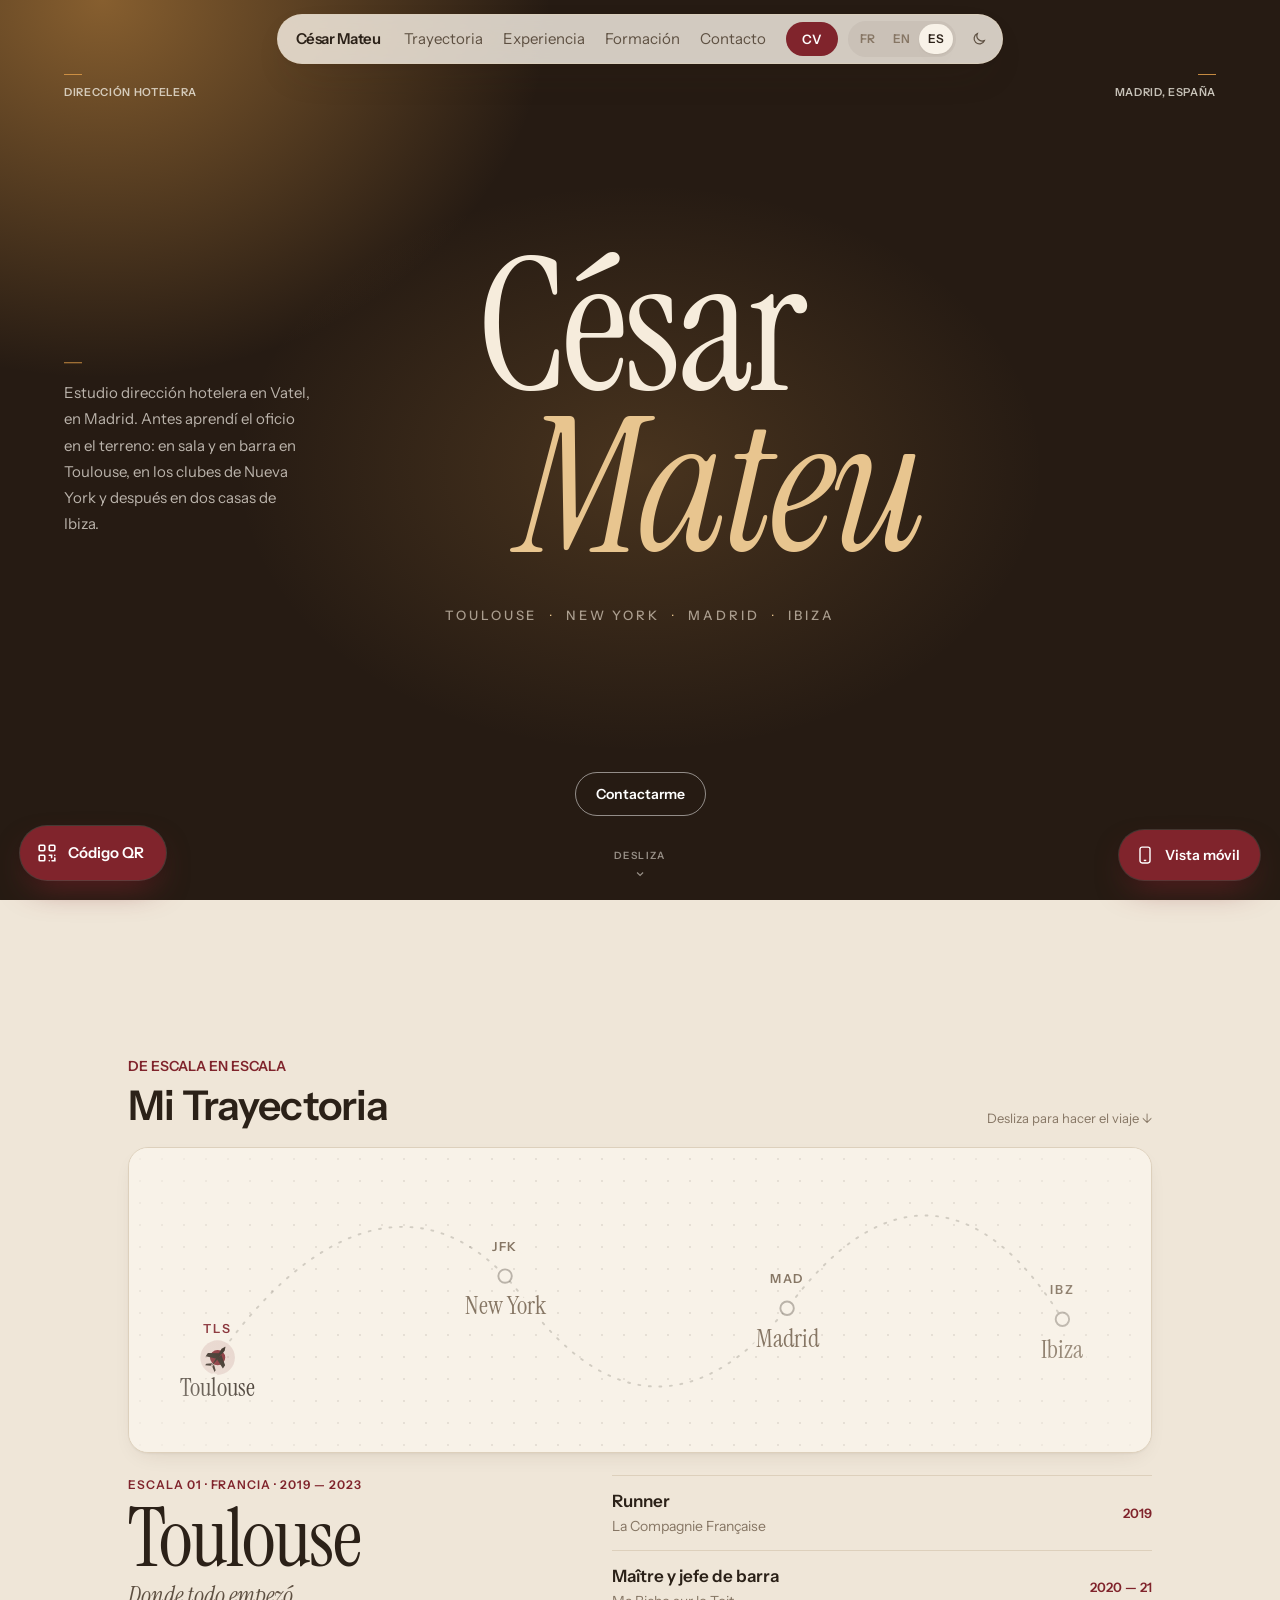
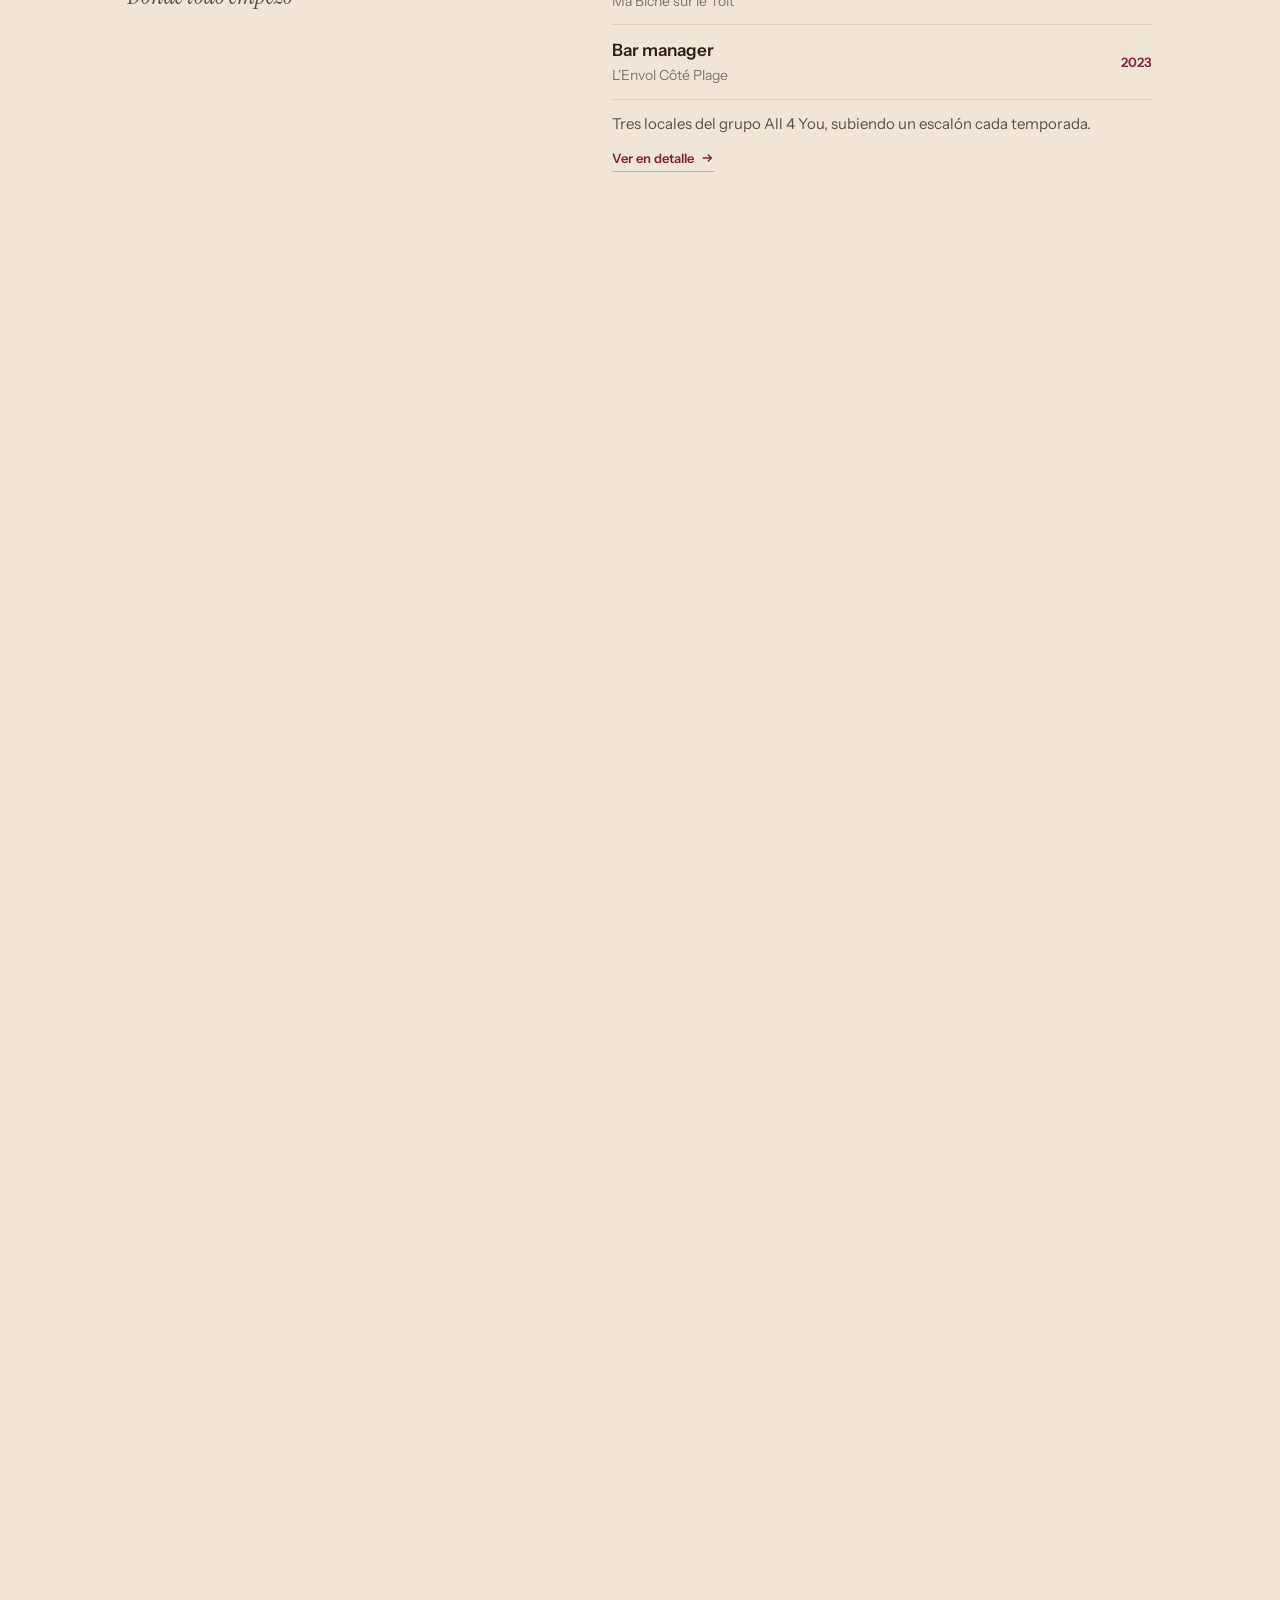
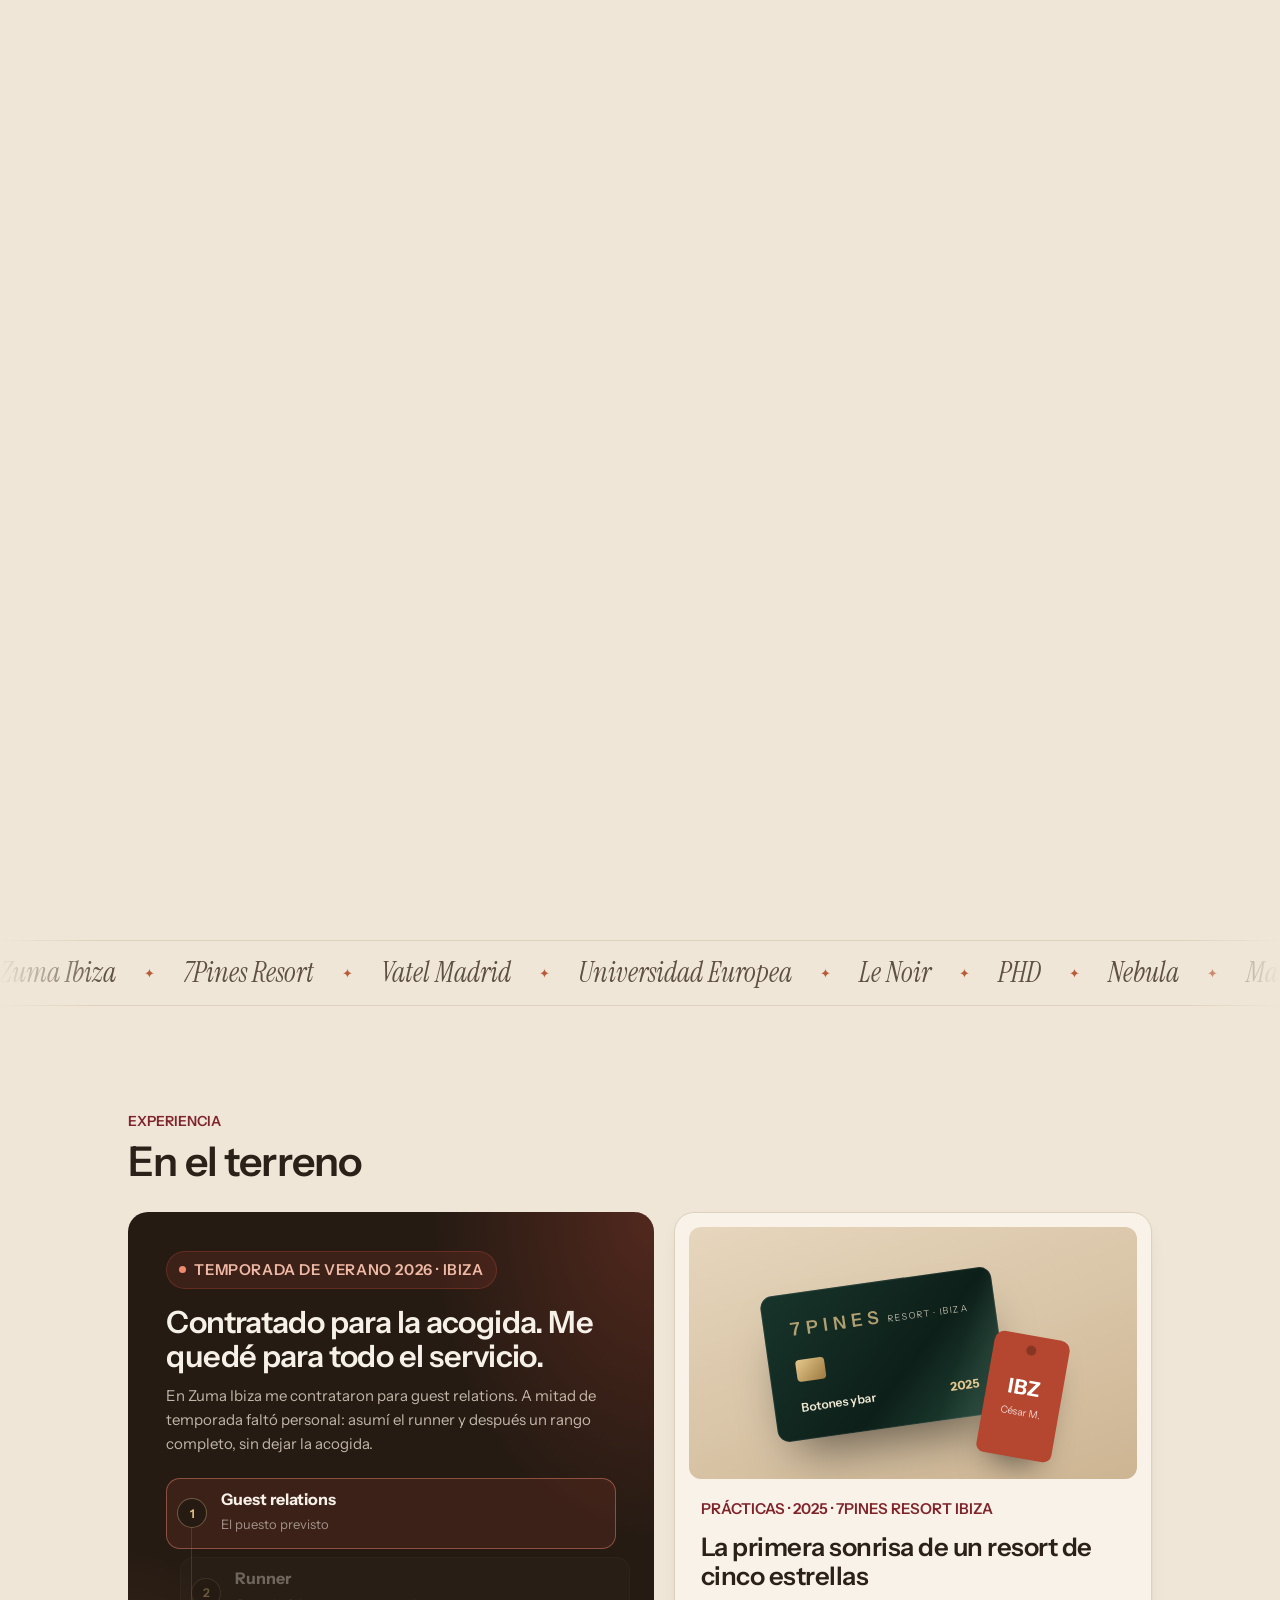
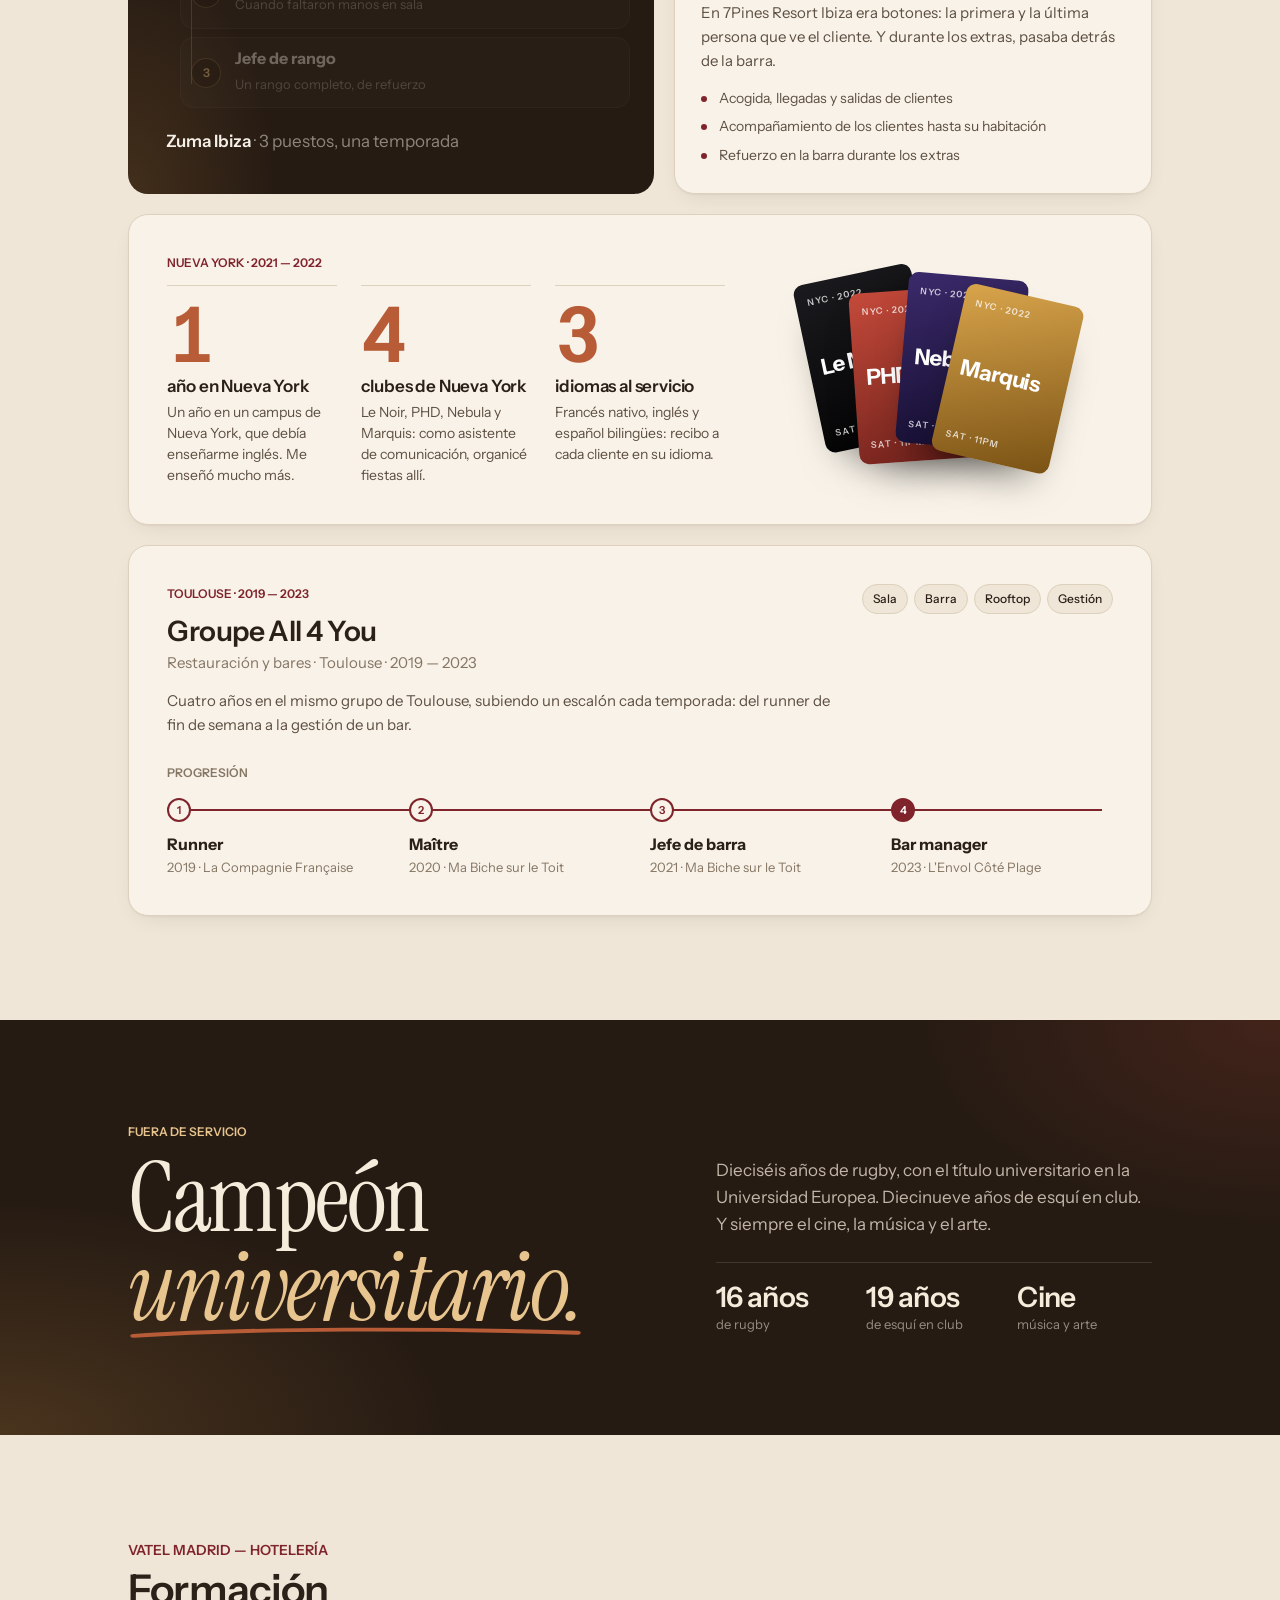
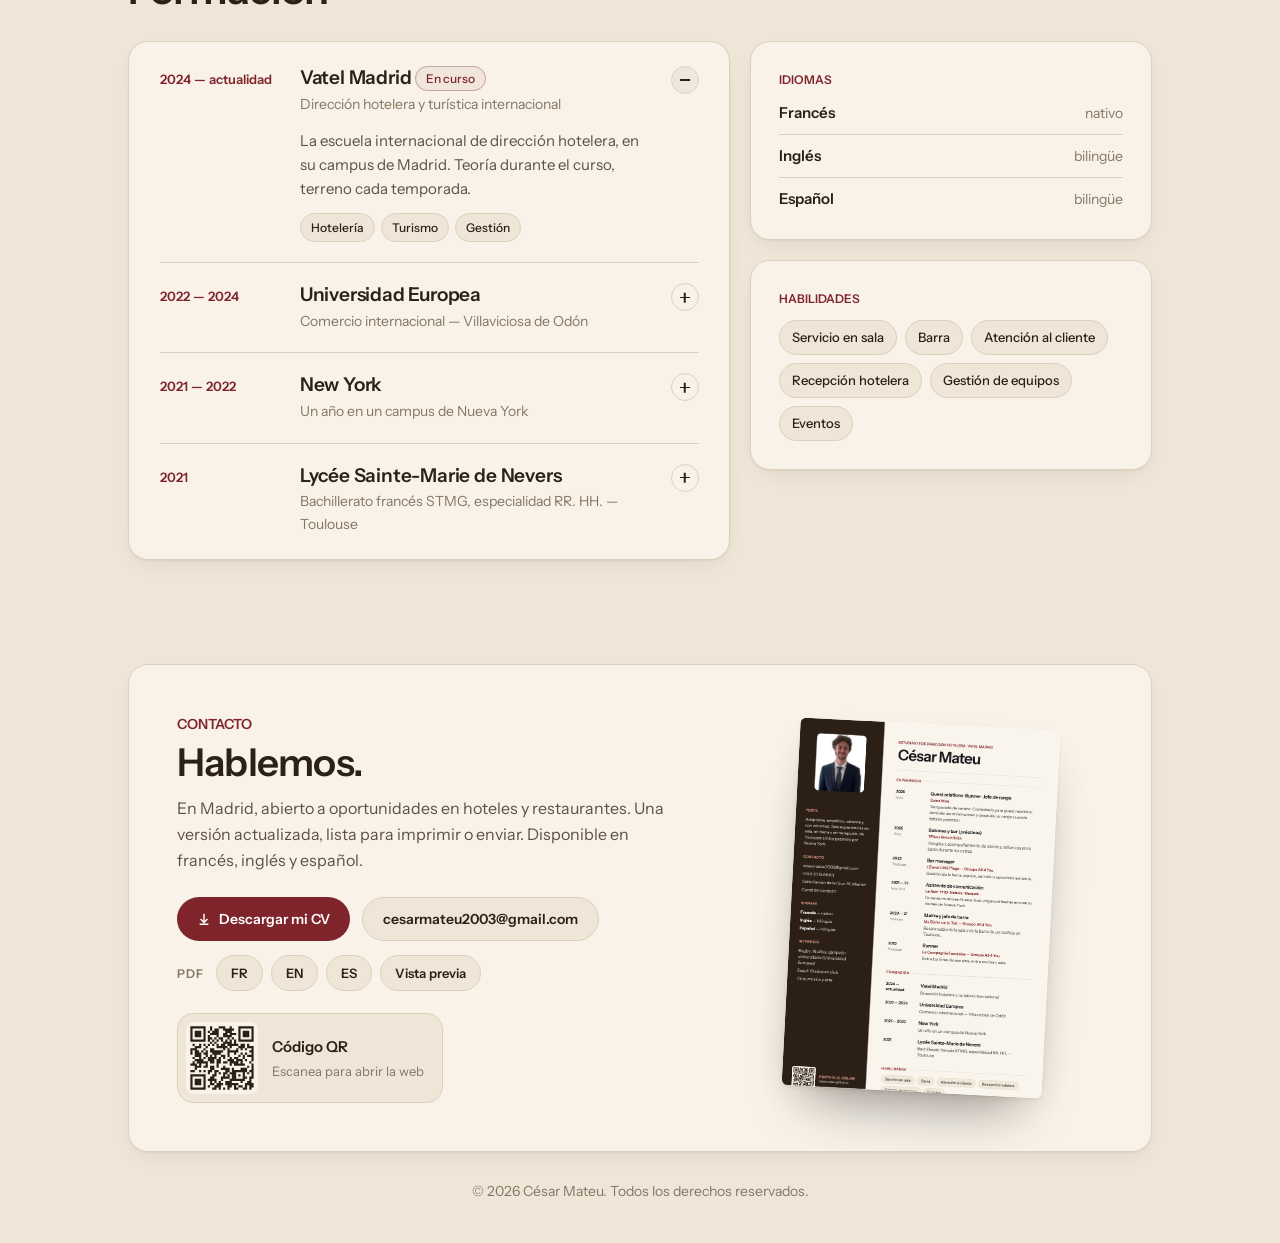
<file: es/index.html>
<!doctype html>
<html lang="es">
<head>
<meta charset="utf-8">
<meta name="viewport" content="width=device-width, initial-scale=1">
<title>César Mateu — Dirección hotelera</title>
<meta name="description" content="César Mateu, estudiante de dirección hotelera en Vatel Madrid. Sala, barra y recepción: de Toulouse a Ibiza.">
<meta property="og:title" content="César Mateu — Dirección hotelera">
<meta property="og:description" content="César Mateu, estudiante de dirección hotelera en Vatel Madrid. Sala, barra y recepción: de Toulouse a Ibiza.">
<link rel="alternate" hreflang="fr" href="../fr/"><link rel="alternate" hreflang="en" href="../en/"><link rel="alternate" hreflang="es" href="../es/">
<link rel="icon" href="../assets/favicon.svg" type="image/svg+xml">
<script>try{var s=localStorage.getItem('cm-theme');if(s)document.documentElement.dataset.theme=s;}catch(_){}</script>
<link rel="preconnect" href="https://fonts.googleapis.com"><link rel="preconnect" href="https://fonts.gstatic.com" crossorigin>
<link rel="stylesheet" href="https://fonts.googleapis.com/css2?family=Instrument+Sans:wght@400..700&family=Instrument+Serif:ital@0;1&display=swap">
<link rel="stylesheet" href="../assets/style.css">
</head>
<body>
<a class="skip" href="#main">Ir al contenido</a>

<header class="nav-wrap">
  <nav class="nav-pill" aria-label="Navigation">
    <a class="nav-name" href="#top">César Mateu</a>
    <span class="nav-links"><a href="#parcours">Trayectoria</a><a href="#experiences">Experiencia</a><a href="#formation">Formación</a><a href="#contact">Contacto</a></span>
    <button class="btn-cv" type="button" data-open-cv>CV</button>
    <span class="seg"><a href="../fr/" hreflang="fr">FR</a><a href="../en/" hreflang="en">EN</a><a href="../es/" hreflang="es" aria-current="true">ES</a></span>
    <button class="theme" type="button" aria-label="Cambiar tema"><svg viewBox="0 0 24 24" width="16" height="16" fill="none" stroke="currentColor" stroke-width="1.8" aria-hidden="true"><path d="M20 14.5A8 8 0 019.5 4a8 8 0 1010.5 10.5z"/></svg></button>
  </nav>
</header>

<main id="main">
<section class="hero" id="top">
  <div class="hero-light" aria-hidden="true"></div>
  <div class="hero-top">
    <p class="hero-label">Dirección hotelera</p>
    <p class="hero-label">Madrid, España</p>
  </div>
  <div class="hero-mid">
    <h1 class="hero-name"><span class="n1"><span class="l" style="--i:0">C</span><span class="l" style="--i:1">é</span><span class="l" style="--i:2">s</span><span class="l" style="--i:3">a</span><span class="l" style="--i:4">r</span></span><span class="n2"><span class="l" style="--i:5">M</span><span class="l" style="--i:6">a</span><span class="l" style="--i:7">t</span><span class="l" style="--i:8">e</span><span class="l" style="--i:9">u</span></span></h1>
    <p class="hero-cities">Toulouse <b>·</b> New York <b>·</b> Madrid <b>·</b> Ibiza</p>
    <p class="hero-bio">Estudio dirección hotelera en Vatel, en Madrid. Antes aprendí el oficio en el terreno: en sala y en barra en Toulouse, en los clubes de Nueva York y después en dos casas de Ibiza.</p>
  </div>
  <div class="hero-bottom">
    <div class="hero-ctas">
      <a class="btn btn-outline" href="#contact">Contactarme</a>
    </div>
  </div>
  <a class="scroll-cue" href="#parcours">Desliza<svg viewBox="0 0 16 16" width="12" height="12" fill="none" stroke="currentColor" stroke-width="1.6"><path d="M4 6l4 4 4-4"/></svg></a>
</section>

<section class="route-sec" id="parcours">
  <div class="route-pin">
    <div class="wrap">
      <div class="route-head">
        <div><p class="eyebrow">De escala en escala</p><h2>Mi Trayectoria</h2></div>
        <p class="route-hint">Desliza para hacer el viaje <span>↓</span></p>
      </div>
      <div class="route-map">
        <svg viewBox="0 0 1000 300" preserveAspectRatio="xMidYMid meet" aria-hidden="true">
          <path class="route-ghost" d="M60 210 C 180 40, 300 40, 380 150 S 560 280, 660 150 S 860 40, 940 170"/>
          <path class="route-line" d="M60 210 C 180 40, 300 40, 380 150 S 560 280, 660 150 S 860 40, 940 170"/>
          <g class="stop" data-stop="0"><circle class="stop-halo" r="18"/><circle class="stop-dot" r="7"/><text class="stop-code" y="-26">TLS</text><text class="stop-city" y="40">Toulouse</text></g><g class="stop" data-stop="1"><circle class="stop-halo" r="18"/><circle class="stop-dot" r="7"/><text class="stop-code" y="-26">JFK</text><text class="stop-city" y="40">New York</text></g><g class="stop" data-stop="2"><circle class="stop-halo" r="18"/><circle class="stop-dot" r="7"/><text class="stop-code" y="-26">MAD</text><text class="stop-city" y="40">Madrid</text></g><g class="stop" data-stop="3"><circle class="stop-halo" r="18"/><circle class="stop-dot" r="7"/><text class="stop-code" y="-26">IBZ</text><text class="stop-city" y="40">Ibiza</text></g>
          <g class="plane"><path d="M-12 0 L10 -2 L14 0 L10 2 Z M-2 -1 L-6 -11 L-2 -11 L5 -1 Z M-2 1 L-6 11 L-2 11 L5 1 Z M-11 -1 L-14 -6 L-12 -6 L-8 -1 Z M-11 1 L-14 6 L-12 6 L-8 1 Z"/></g>
        </svg>
      </div>
      <div class="legs">
          <article class="leg is-on" data-leg="0">
            <div class="leg-head">
              <p class="leg-meta">Escala 01 · Francia · 2019 — 2023</p>
              <h3 class="leg-city">Toulouse</h3>
              <p class="leg-title">Donde todo empezó</p>
            </div>
            <div class="leg-body"><ul><li><span class="it-role">Runner</span><span class="it-venue">La Compagnie Française</span><span class=it-year>2019</span></li><li><span class="it-role">Maître y jefe de barra</span><span class="it-venue">Ma Biche sur le Toit</span><span class=it-year>2020 — 21</span></li><li><span class="it-role">Bar manager</span><span class="it-venue">L&#x27;Envol Côté Plage</span><span class=it-year>2023</span></li></ul><p class="leg-note">Tres locales del grupo All 4 You, subiendo un escalón cada temporada.</p>
              <a class="leg-more" href="#all4">Ver en detalle <svg viewBox="0 0 16 16" width="14" height="14" fill="none" stroke="currentColor" stroke-width="1.6" aria-hidden="true"><path d="M3 8h10M9 4l4 4-4 4"/></svg></a></div>
          </article>
          <article class="leg" data-leg="1">
            <div class="leg-head">
              <p class="leg-meta">Escala 02 · Estados Unidos · 2021 — 2022</p>
              <h3 class="leg-city">New York</h3>
              <p class="leg-title">La apertura</p>
            </div>
            <div class="leg-body"><ul><li><span class="it-role">Un año en un campus</span><span class="it-venue">Nueva York</span><span class=it-year>2021 — 22</span></li><li><span class="it-role">Asistente de comunicación</span><span class="it-venue">Le Noir · PHD · Nebula · Marquis</span><span class=it-year>2021 — 22</span></li></ul><p class="leg-note">El inglés, la noche neoyorquina y la organización de fiestas en cuatro clubes.</p>
              <a class="leg-more" href="#ny">Ver en detalle <svg viewBox="0 0 16 16" width="14" height="14" fill="none" stroke="currentColor" stroke-width="1.6" aria-hidden="true"><path d="M3 8h10M9 4l4 4-4 4"/></svg></a></div>
          </article>
          <article class="leg" data-leg="2">
            <div class="leg-head">
              <p class="leg-meta">Escala 03 · España · 2023 — actualidad</p>
              <h3 class="leg-city">Madrid</h3>
              <p class="leg-title">La escuela</p>
            </div>
            <div class="leg-body"><ul><li><span class="it-role">Comercio internacional</span><span class="it-venue">Universidad Europea</span><span class=it-year>2022 — 24</span></li><li><span class="it-role">Campeón universitario de rugby</span><span class="it-venue">Universidad Europea</span></li><li><span class="it-role">Dirección hotelera</span><span class="it-venue">Vatel Madrid</span><span class=it-year>2024 —</span></li></ul><p class="leg-note">El español a diario, un título con el equipo de rugby y después Vatel.</p>
              <a class="leg-more" href="#formation">Ver en detalle <svg viewBox="0 0 16 16" width="14" height="14" fill="none" stroke="currentColor" stroke-width="1.6" aria-hidden="true"><path d="M3 8h10M9 4l4 4-4 4"/></svg></a></div>
          </article>
          <article class="leg" data-leg="3">
            <div class="leg-head">
              <p class="leg-meta">Escala 04 · España · 2025 — 2026</p>
              <h3 class="leg-city">Ibiza</h3>
              <p class="leg-title">Las grandes casas</p>
            </div>
            <div class="leg-body"><ul><li><span class="it-role">Botones y bar (prácticas)</span><span class="it-venue">7Pines Resort Ibiza</span><span class=it-year>2025</span></li><li><span class="it-role">Guest relations · Runner · Jefe de rango</span><span class="it-venue">Zuma Ibiza</span><span class=it-year>2026</span></li></ul><p class="leg-note">Dos temporadas en la isla: un resort de cinco estrellas y después Zuma.</p>
              <a class="leg-more" href="#zuma">Ver en detalle <svg viewBox="0 0 16 16" width="14" height="14" fill="none" stroke="currentColor" stroke-width="1.6" aria-hidden="true"><path d="M3 8h10M9 4l4 4-4 4"/></svg></a></div>
          </article></div>
    </div>
  </div>
</section>

<div class="marquee" aria-hidden="true"><div class="marquee-track"><span>Zuma Ibiza</span><b>✦</b> <span>7Pines Resort</span><b>✦</b> <span>Vatel Madrid</span><b>✦</b> <span>Universidad Europea</span><b>✦</b> <span>Le Noir</span><b>✦</b> <span>PHD</span><b>✦</b> <span>Nebula</span><b>✦</b> <span>Marquis</span><b>✦</b> <span>L&#x27;Envol Côté Plage</span><b>✦</b> <span>Ma Biche sur le Toit</span><b>✦</b> <span>La Compagnie Française</span><b>✦</b><span>Zuma Ibiza</span><b>✦</b> <span>7Pines Resort</span><b>✦</b> <span>Vatel Madrid</span><b>✦</b> <span>Universidad Europea</span><b>✦</b> <span>Le Noir</span><b>✦</b> <span>PHD</span><b>✦</b> <span>Nebula</span><b>✦</b> <span>Marquis</span><b>✦</b> <span>L&#x27;Envol Côté Plage</span><b>✦</b> <span>Ma Biche sur le Toit</span><b>✦</b> <span>La Compagnie Française</span><b>✦</b></div></div>

<section class="sec" id="experiences">
  <div class="wrap">
    <p class="eyebrow" data-reveal>Experiencia</p>
    <h2 class="h2-lg" data-reveal>En el terreno</h2>

    <div class="exp-grid">
      <article class="dark-card zuma spot" id="zuma" data-reveal>
        <p class="chip-live"><i></i>Temporada de verano 2026 · Ibiza</p>
        <h3>Contratado para la acogida. Me quedé para todo el servicio.</h3>
        <p>En Zuma Ibiza me contrataron para guest relations. A mitad de temporada faltó personal: asumí el runner y después un rango completo, sin dejar la acogida.</p>
        <ol class="roles"><li style="--k:0"><span class="role-n">1</span><div><strong>Guest relations</strong><small>El puesto previsto</small></div></li><li style="--k:1"><span class="role-n">2</span><div><strong>Runner</strong><small>Cuando faltaron manos en sala</small></div></li><li style="--k:2"><span class="role-n">3</span><div><strong>Jefe de rango</strong><small>Un rango completo, de refuerzo</small></div></li></ol>
        <p class="zuma-name">Zuma Ibiza <span>· 3 puestos, una temporada</span></p>
      </article>

      <article class="card pines spot" data-reveal>
        <div class="pines-visual" data-tilt>
          <div class="keycard">
            <div class="keycard-top"><span class="keycard-logo">7PINES</span><span>RESORT · IBIZA</span></div>
            <div class="keycard-chip"></div>
            <div class="keycard-bottom"><span>Botones y bar</span><b>2025</b></div>
          </div>
          <div class="luggage"><span>IBZ</span><small>César M.</small></div>
        </div>
        <div class="pines-copy">
          <p class="eyebrow-sm">Prácticas · 2025 · 7Pines Resort Ibiza</p>
          <h3>La primera sonrisa de un resort de cinco estrellas</h3>
          <p>En 7Pines Resort Ibiza era botones: la primera y la última persona que ve el cliente. Y durante los extras, pasaba detrás de la barra.</p>
          <ul class="bullets"><li>Acogida, llegadas y salidas de clientes</li><li>Acompañamiento de los clientes hasta su habitación</li><li>Refuerzo en la barra durante los extras</li></ul>
        </div>
      </article>
    </div>

    <article class="card ny-card spot" id="ny" data-reveal>
      <div class="ny-copy">
        <p class="eyebrow-sm">Nueva York · 2021 — 2022</p>
        <div class="ny-stats"><div class="ny-stat"><p class="big-n" data-count="1">1</p><h3>año en Nueva York</h3><p>Un año en un campus de Nueva York, que debía enseñarme inglés. Me enseñó mucho más.</p></div><div class="ny-stat"><p class="big-n" data-count="4">4</p><h3>clubes de Nueva York</h3><p>Le Noir, PHD, Nebula y Marquis: como asistente de comunicación, organicé fiestas allí.</p></div><div class="ny-stat"><p class="big-n" data-count="3">3</p><h3>idiomas al servicio</h3><p>Francés nativo, inglés y español bilingües: recibo a cada cliente en su idioma.</p></div></div>
      </div>
      <div class="flyers" aria-hidden="true"><div class="flyer f0"><span class="flyer-k">NYC · 2022</span><strong>Le Noir</strong><span class="flyer-d">Sat · 11PM</span></div><div class="flyer f1"><span class="flyer-k">NYC · 2022</span><strong>PHD</strong><span class="flyer-d">Sat · 11PM</span></div><div class="flyer f2"><span class="flyer-k">NYC · 2022</span><strong>Nebula</strong><span class="flyer-d">Sat · 11PM</span></div><div class="flyer f3"><span class="flyer-k">NYC · 2022</span><strong>Marquis</strong><span class="flyer-d">Sat · 11PM</span></div></div>
    </article>

    <article class="card proj spot" id="all4" data-reveal>
      <div class="proj-head">
        <div><p class="eyebrow-sm">Toulouse · 2019 — 2023</p><h3>Groupe All 4 You</h3><p class="proj-sub">Restauración y bares · Toulouse · 2019 — 2023</p></div>
        <span class="tags"><span class="tag">Sala</span><span class="tag">Barra</span><span class="tag">Rooftop</span><span class="tag">Gestión</span></span>
      </div>
      <p class="proj-p">Cuatro años en el mismo grupo de Toulouse, subiendo un escalón cada temporada: del runner de fin de semana a la gestión de un bar.</p>
      <div class="proj-steps"><p class="steps-h">Progresión</p><ol><li style="--k:0"><span class="step-n">1</span><strong>Runner</strong><small>2019 · La Compagnie Française</small></li><li style="--k:1"><span class="step-n">2</span><strong>Maître</strong><small>2020 · Ma Biche sur le Toit</small></li><li style="--k:2"><span class="step-n">3</span><strong>Jefe de barra</strong><small>2021 · Ma Biche sur le Toit</small></li><li style="--k:3"><span class="step-n">4</span><strong>Bar manager</strong><small>2023 · L&#x27;Envol Côté Plage</small></li></ol></div>
    </article>
  </div>
</section>

<section class="statement-band">
  <div class="wrap statement-grid">
    <div>
      <p class="eyebrow-sm" data-reveal>Fuera de servicio</p>
      <h2 class="h-xl" data-reveal>Campeón <span class="u">universitario.<svg viewBox="0 0 300 20" preserveAspectRatio="none" aria-hidden="true"><path d="M4 14 C 80 4, 200 4, 296 10"/></svg></span></h2>
    </div>
    <div data-reveal>
      <p class="statement-p">Dieciséis años de rugby, con el título universitario en la Universidad Europea. Diecinueve años de esquí en club. Y siempre el cine, la música y el arte.</p>
      <ul class="off-stats"><li><strong>16 años</strong><span>de rugby</span></li><li><strong>19 años</strong><span>de esquí en club</span></li><li><strong>Cine</strong><span>música y arte</span></li></ul>
    </div>
  </div>
</section>

<section class="sec" id="formation">
  <div class="wrap">
    <p class="eyebrow" data-reveal>Vatel Madrid — Hotelería</p>
    <h2 class="h2-lg" data-reveal>Formación</h2>
    <div class="edu-layout">
      <ul class="card edu-list" data-reveal>
        <li><details class="edu-row" open>
          <summary>
            <span class="edu-years">2024 — actualidad</span>
            <div><h3>Vatel Madrid <span class="tag tag-live">En curso</span></h3><p class="edu-prog">Dirección hotelera y turística internacional</p></div>
            <span class="edu-plus" aria-hidden="true"></span>
          </summary>
          <div class="edu-more"><p>La escuela internacional de dirección hotelera, en su campus de Madrid. Teoría durante el curso, terreno cada temporada.</p><span class="tags"><span class="tag">Hotelería</span><span class="tag">Turismo</span><span class="tag">Gestión</span></span></div>
        </details></li>
        <li><details class="edu-row">
          <summary>
            <span class="edu-years">2022 — 2024</span>
            <div><h3>Universidad Europea</h3><p class="edu-prog">Comercio internacional — Villaviciosa de Odón</p></div>
            <span class="edu-plus" aria-hidden="true"></span>
          </summary>
          <div class="edu-more"><p>Dos años de comercio internacional y un título de campeón universitario de rugby con el equipo de la universidad.</p><span class="tags"><span class="tag">Comercio</span><span class="tag">Internacional</span><span class="tag">Rugby</span></span></div>
        </details></li>
        <li><details class="edu-row">
          <summary>
            <span class="edu-years">2021 — 2022</span>
            <div><h3>New York</h3><p class="edu-prog">Un año en un campus de Nueva York</p></div>
            <span class="edu-plus" aria-hidden="true"></span>
          </summary>
          <div class="edu-more"><p>Un año de inmersión en Nueva York, hasta hablar inglés con fluidez.</p><span class="tags"><span class="tag">Inglés</span><span class="tag">Inmersión</span></span></div>
        </details></li>
        <li><details class="edu-row">
          <summary>
            <span class="edu-years">2021</span>
            <div><h3>Lycée Sainte-Marie de Nevers</h3><p class="edu-prog">Bachillerato francés STMG, especialidad RR. HH. — Toulouse</p></div>
            <span class="edu-plus" aria-hidden="true"></span>
          </summary>
          <div class="edu-more"><p>Un bachillerato centrado en gestión y recursos humanos, ya orientado a los equipos.</p><span class="tags"><span class="tag">Gestión</span><span class="tag">RR. HH.</span></span></div>
        </details></li></ul>
      <div class="side">
        <article class="card side-card spot" data-reveal>
          <p class="eyebrow-sm">Idiomas</p>
          <ul class="langs-list"><li><strong>Francés</strong><span>nativo</span></li><li><strong>Inglés</strong><span>bilingüe</span></li><li><strong>Español</strong><span>bilingüe</span></li></ul>
        </article>
        <article class="card side-card spot" data-reveal>
          <p class="eyebrow-sm">Habilidades</p>
          <div class="tags skills"><span class="tag">Servicio en sala</span><span class="tag">Barra</span><span class="tag">Atención al cliente</span><span class="tag">Recepción hotelera</span><span class="tag">Gestión de equipos</span><span class="tag">Eventos</span></div>
        </article>
      </div>
    </div>
  </div>
</section>

<footer class="site-footer" id="contact">
  <div class="wrap">
    <div class="card contact-card spot" data-reveal>
      <div class="contact-copy">
        <p class="eyebrow">Contacto</p>
        <h2>Hablemos.</h2>
        <p class="footer-p">En Madrid, abierto a oportunidades en hoteles y restaurantes. Una versión actualizada, lista para imprimir o enviar. Disponible en francés, inglés y español.</p>
        <div class="row">
          <a class="btn btn-primary" href="../cv/Cesar-Mateu-CV-ES.pdf" download><svg viewBox="0 0 16 16" width="14" height="14" fill="none" stroke="currentColor" stroke-width="1.6" aria-hidden="true"><path d="M8 2v10M4 8l4 4 4-4M3 14h10"/></svg> Descargar mi CV</a>
          <a class="btn btn-quiet mail" data-u="cesarmateu2003" data-d="gmail.com" href="#">…</a>
          
        </div>
        <div class="row cv-langs"><span class="cv-langs-l">PDF</span><a class="btn btn-quiet btn-sm" href="../cv/Cesar-Mateu-CV-FR.pdf" download>FR</a><a class="btn btn-quiet btn-sm" href="../cv/Cesar-Mateu-CV-EN.pdf" download>EN</a><a class="btn btn-quiet btn-sm" href="../cv/Cesar-Mateu-CV-ES.pdf" download>ES</a><button class="btn btn-quiet btn-sm" type="button" data-open-cv>Vista previa</button></div>
        <button class="qr-tile" type="button" data-open-qr>
          <img src="../assets/qr.svg" alt="" width="72" height="72">
          <span><strong>Código QR</strong><small>Escanea para abrir la web</small></span>
        </button>
      </div>
      <button class="sheet" type="button" data-open-cv aria-label="Vista previa">
        <img src="../cv/preview-es.png" alt="CV — César Mateu" width="794" height="1123" loading="lazy">
      </button>
    </div>
    <p class="copyright">© 2026 César Mateu. Todos los derechos reservados.</p>
  </div>
</footer>
</main>

<dialog class="cv-modal">
  <div class="cv-modal-bar">
    <strong>CV — César Mateu</strong>
    <span class="row"><a class="btn btn-primary btn-sm" href="../cv/Cesar-Mateu-CV-ES.pdf" download><svg viewBox="0 0 16 16" width="14" height="14" fill="none" stroke="currentColor" stroke-width="1.6" aria-hidden="true"><path d="M8 2v10M4 8l4 4 4-4M3 14h10"/></svg> PDF</a>
    <button class="btn btn-quiet btn-sm" type="button" data-close>Cerrar</button></span>
  </div>
  <img src="../cv/preview-es.png" alt="CV — César Mateu" width="794" height="1123">
</dialog>
<dialog class="qr-modal" aria-label="Código QR">
  <img src="../assets/qr.svg" alt="Código QR — https://cesarmateu.github.io/" width="320" height="320">
  <p class="qr-name">César Mateu</p>
  <p class="qr-url">cesarmateu.github.io</p>
  <div class="row"><a class="btn btn-quiet btn-sm" href="../assets/qr.png" download="Cesar-Mateu-QR.png"><svg viewBox="0 0 16 16" width="14" height="14" fill="none" stroke="currentColor" stroke-width="1.6" aria-hidden="true"><path d="M8 2v10M4 8l4 4 4-4M3 14h10"/></svg> PNG</a>
  <button class="btn btn-primary btn-sm" type="button" data-close>Cerrar</button></div>
</dialog>
<button class="qr-btn" type="button" data-open-qr aria-label="Código QR" title="Código QR"><svg viewBox="0 0 24 24" width="20" height="20" fill="none" stroke="currentColor" stroke-width="1.8" aria-hidden="true"><rect x="3.5" y="3.5" width="6" height="6" rx="1"/><rect x="14.5" y="3.5" width="6" height="6" rx="1"/><rect x="3.5" y="14.5" width="6" height="6" rx="1"/><path d="M14.5 14.5h2.5v2.5M20.5 14.5v.01M14.5 20.5h.01M17.5 20.5h3v-3" stroke-linecap="round"/></svg><span>Código QR</span></button>
<button class="phone-btn" type="button" data-phone aria-label="Vista móvil" title="Vista móvil"><svg viewBox="0 0 24 24" width="20" height="20" fill="none" stroke="currentColor" stroke-width="1.7" aria-hidden="true"><rect x="6" y="2.5" width="12" height="19" rx="2.5"/><path d="M10.5 18.5h3"/></svg><span>Vista móvil</span></button>
<dialog class="phone-modal" aria-label="Vista móvil">
  <button class="phone-close" type="button" data-phone-close aria-label="Cerrar">×</button>
  <div class="phone"><div class="phone-notch"></div><div class="phone-status"><span>9:41</span><span class="phone-icons"><i></i><i></i><i></i><b></b></span></div><iframe title="Vista móvil" loading="lazy"></iframe></div>
</dialog>
<script src="../assets/main.js"></script>
</body>
</html>
</file>
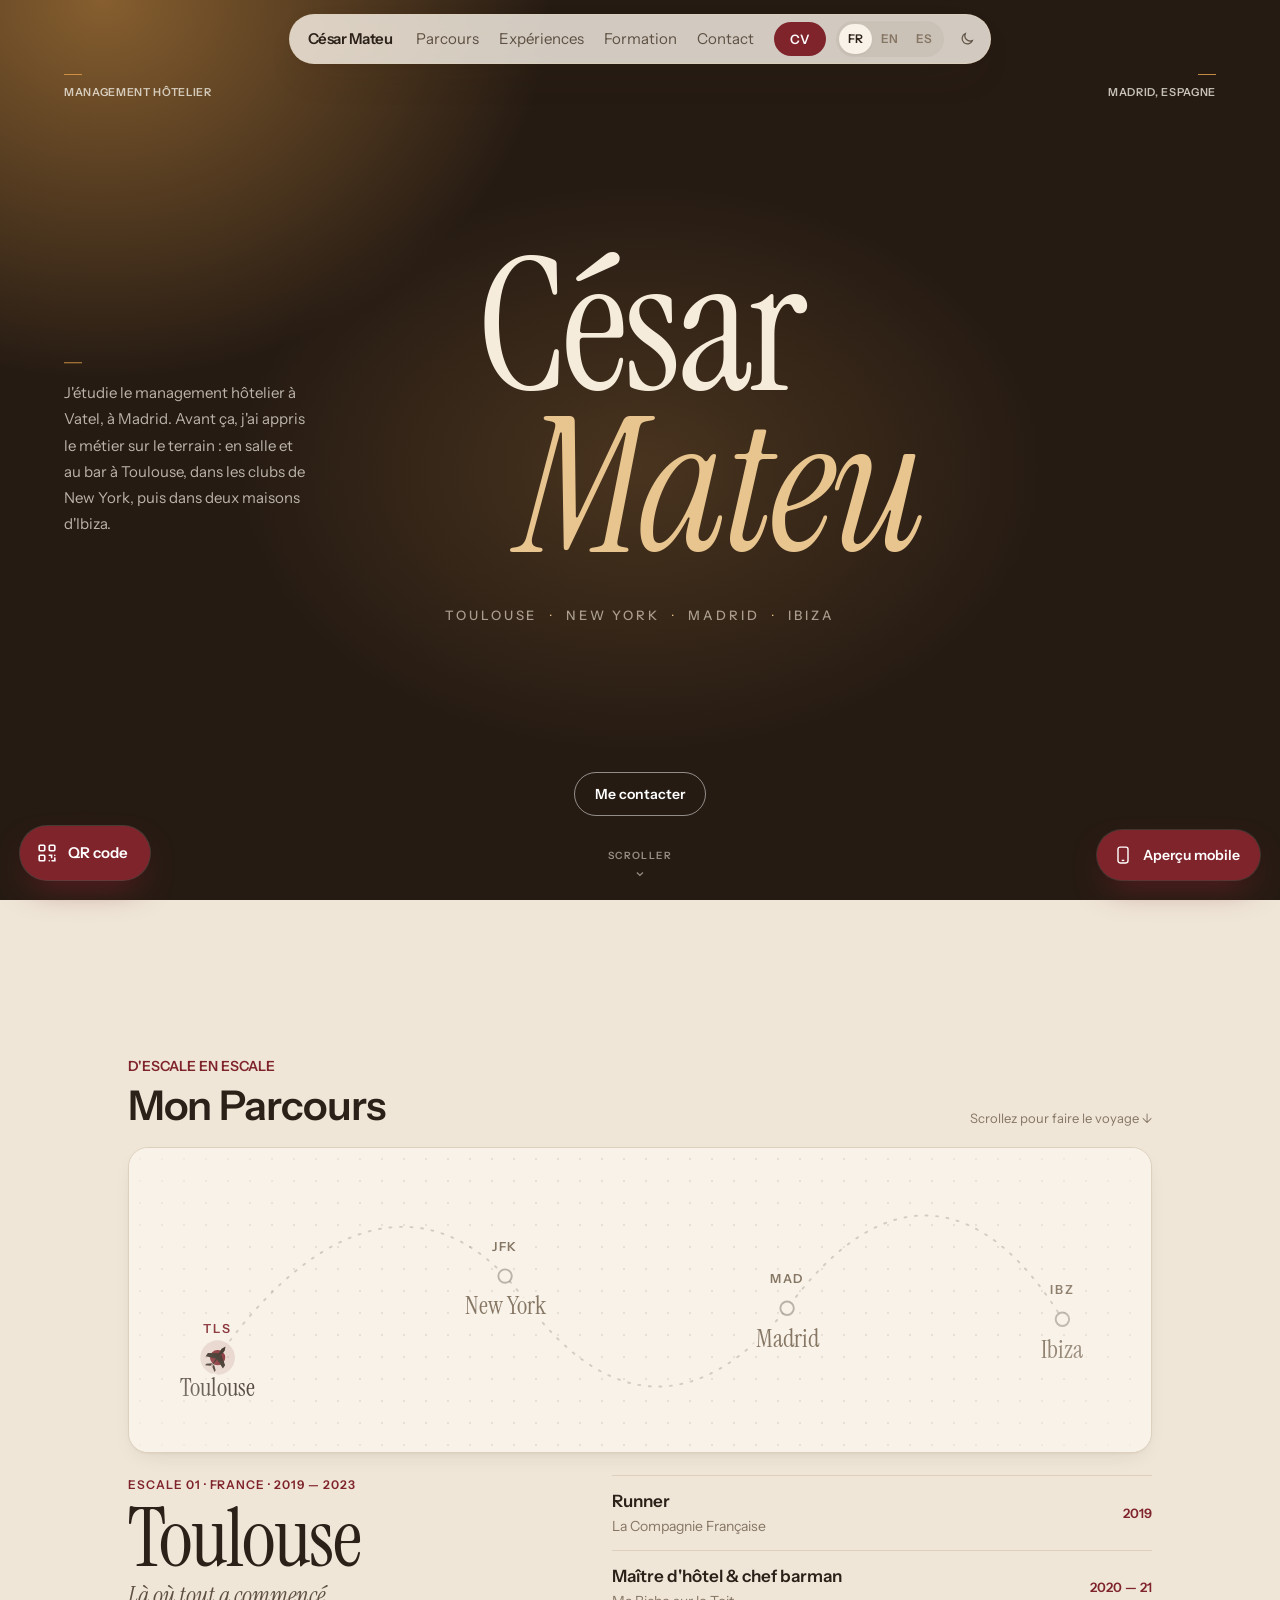
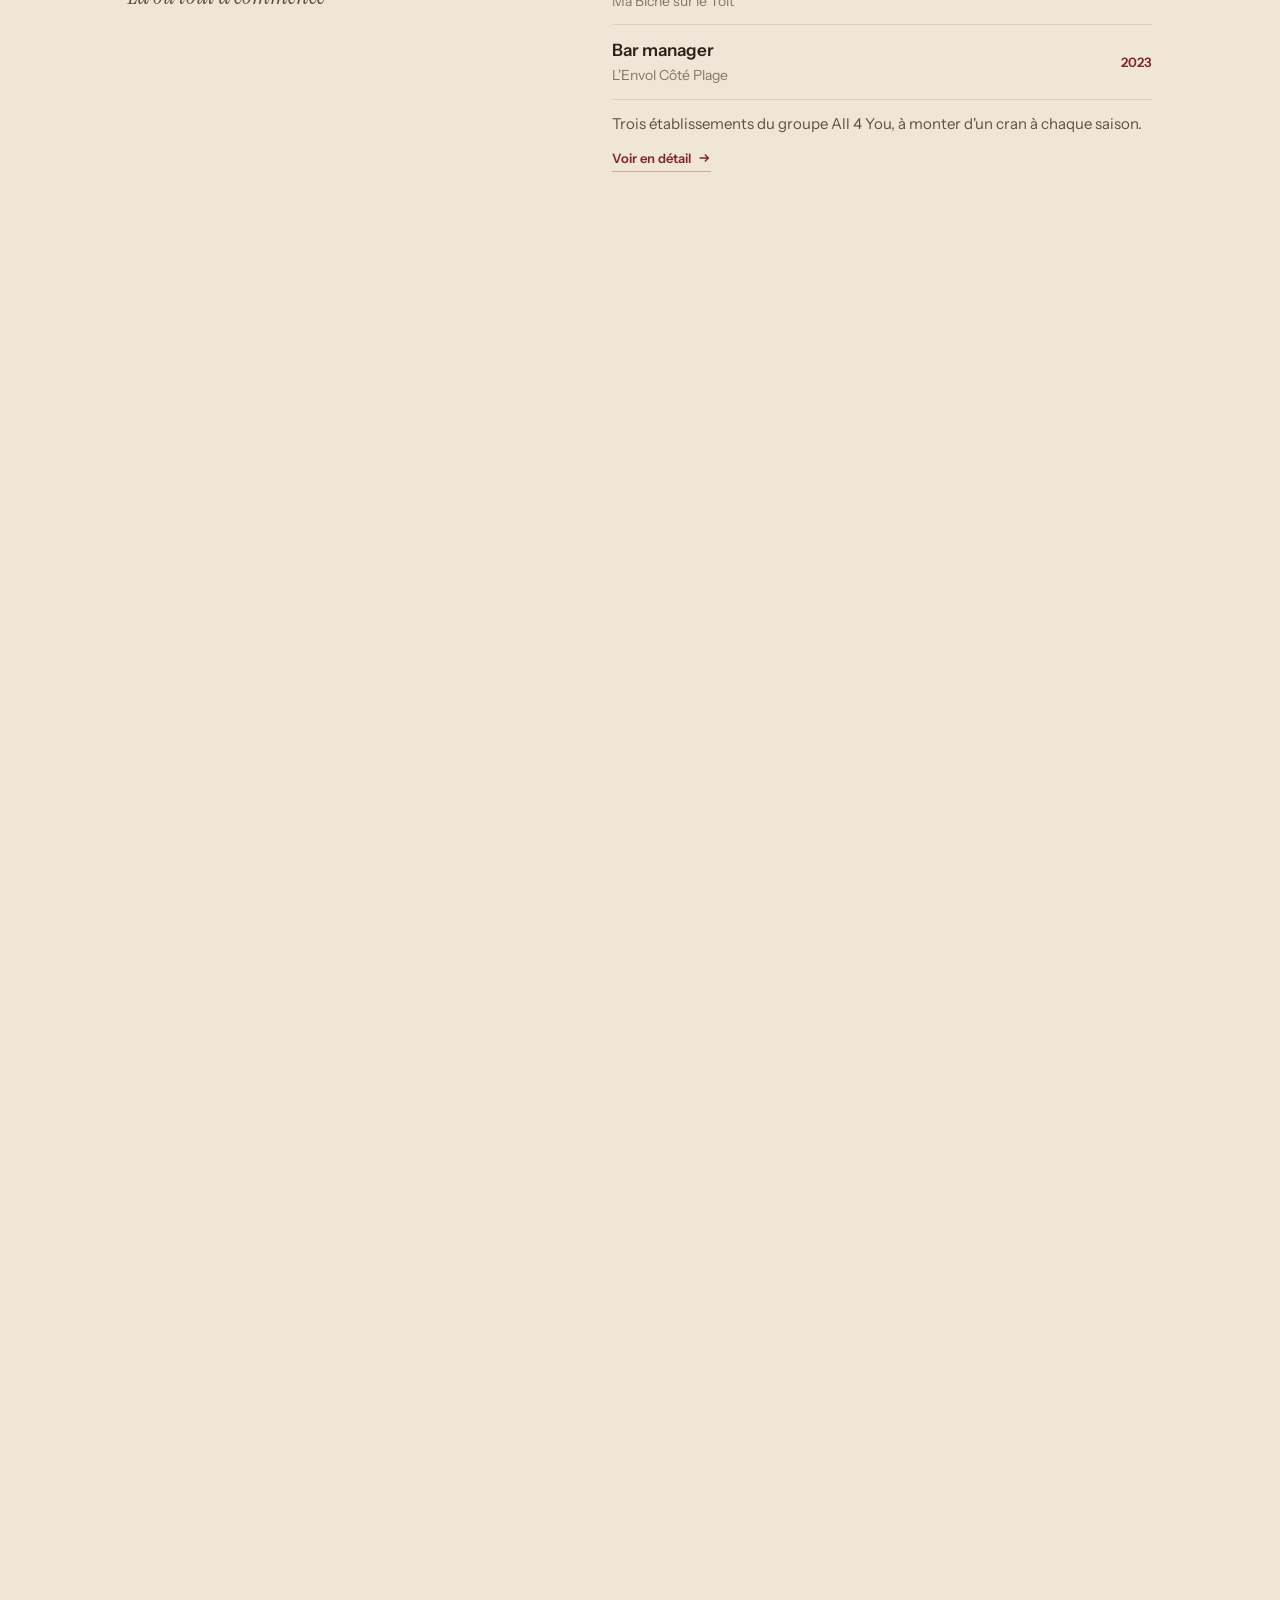
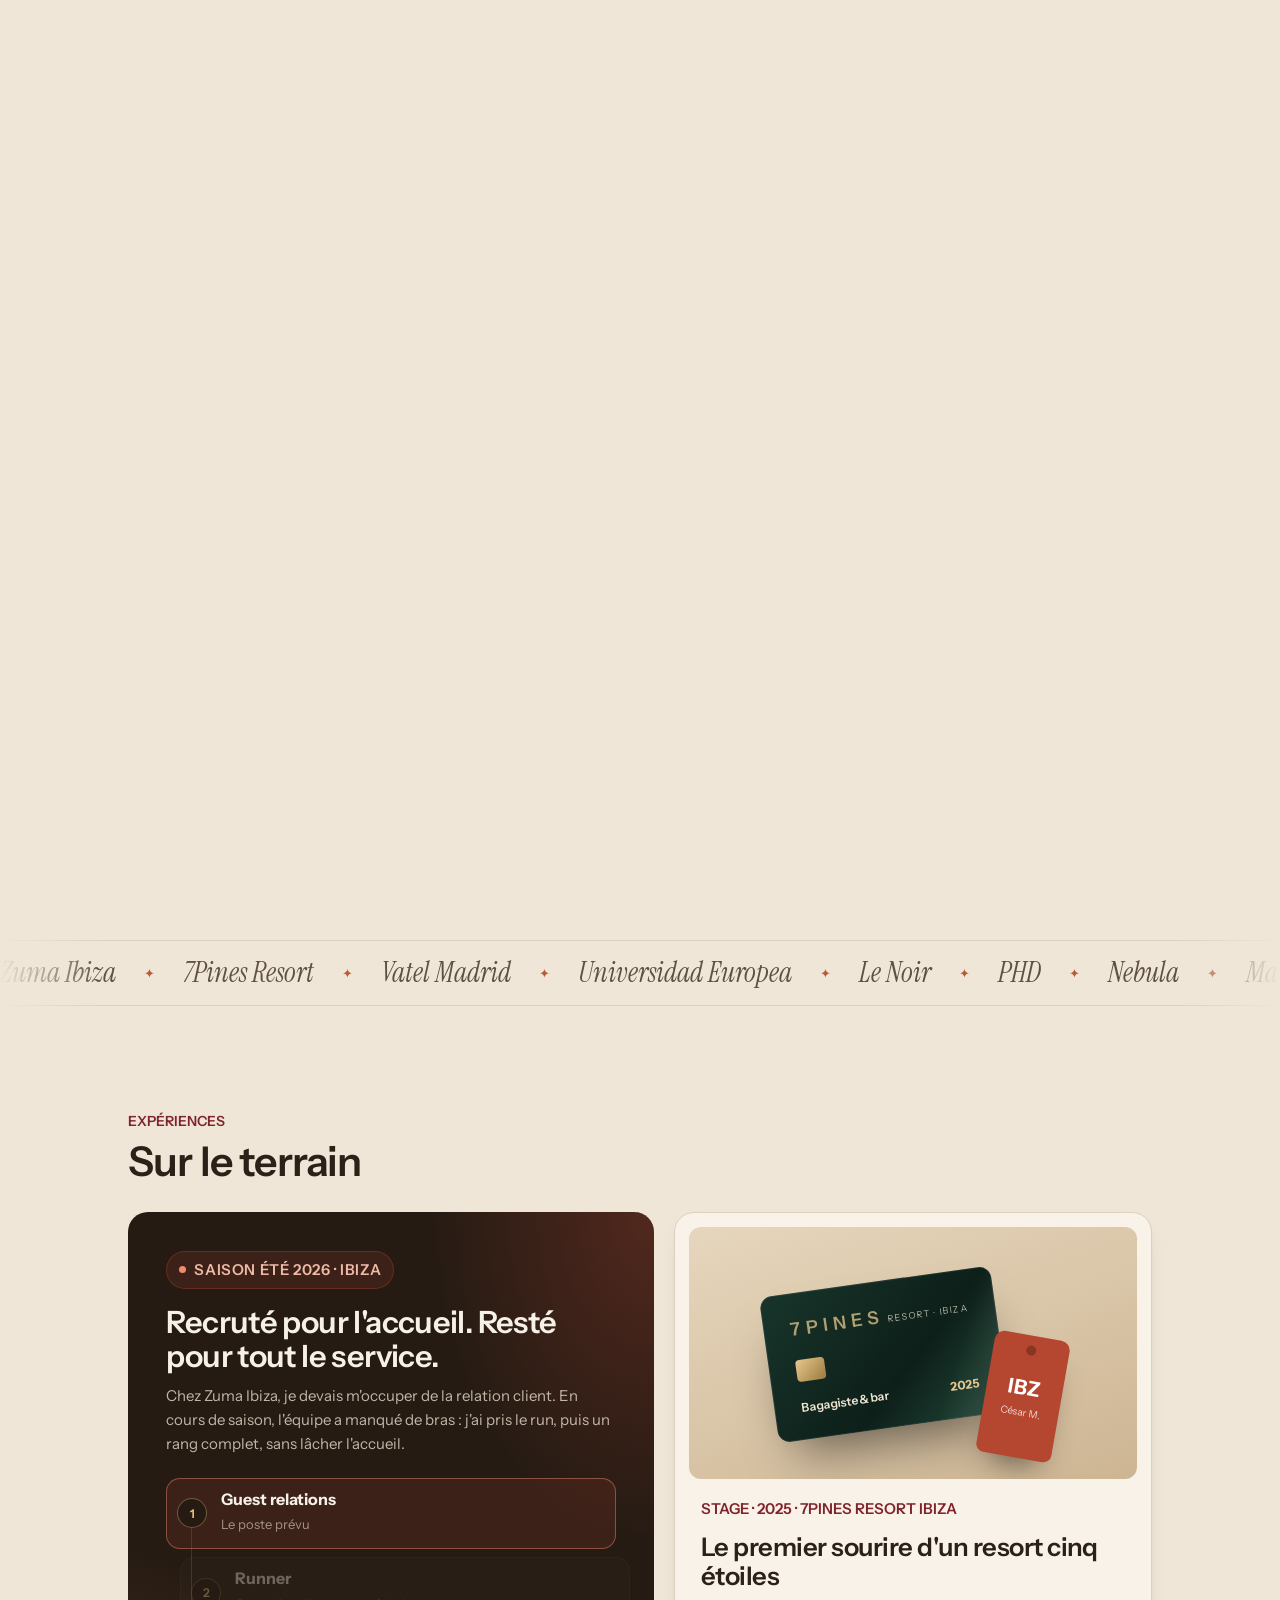
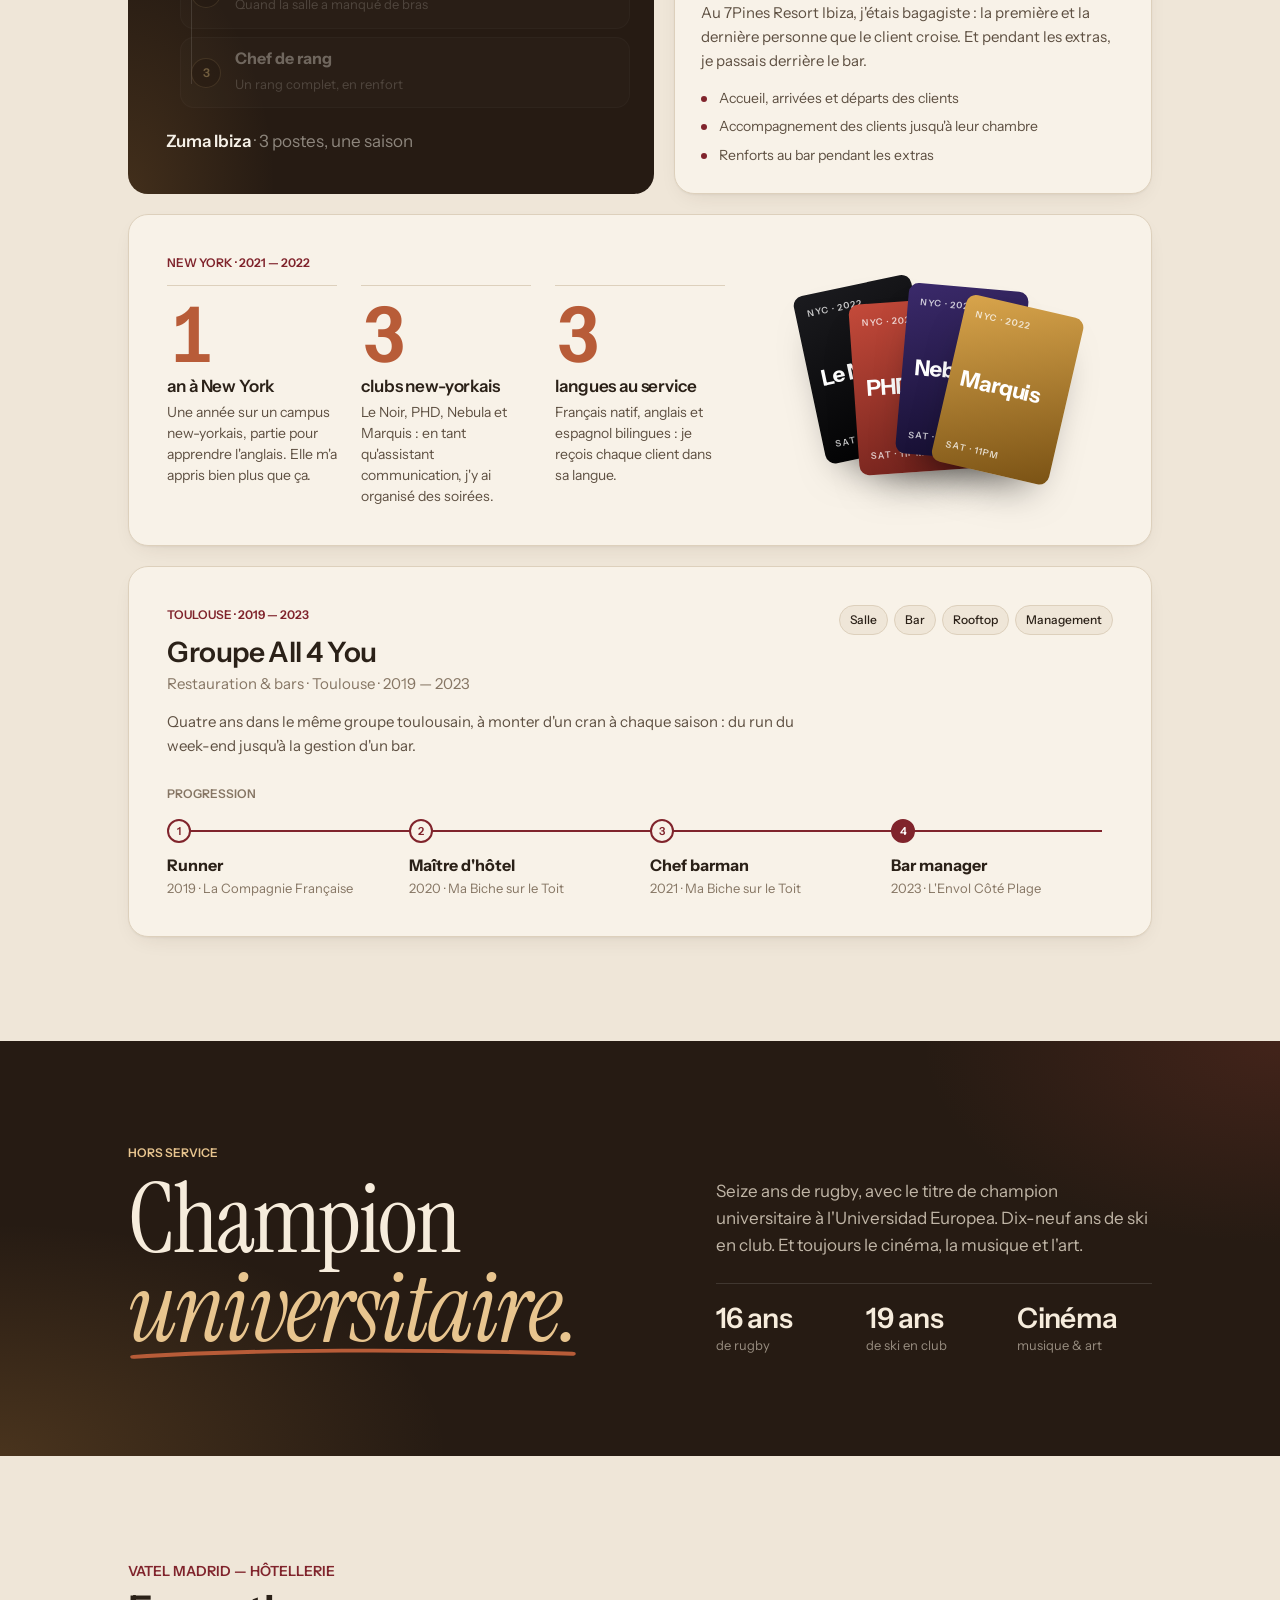
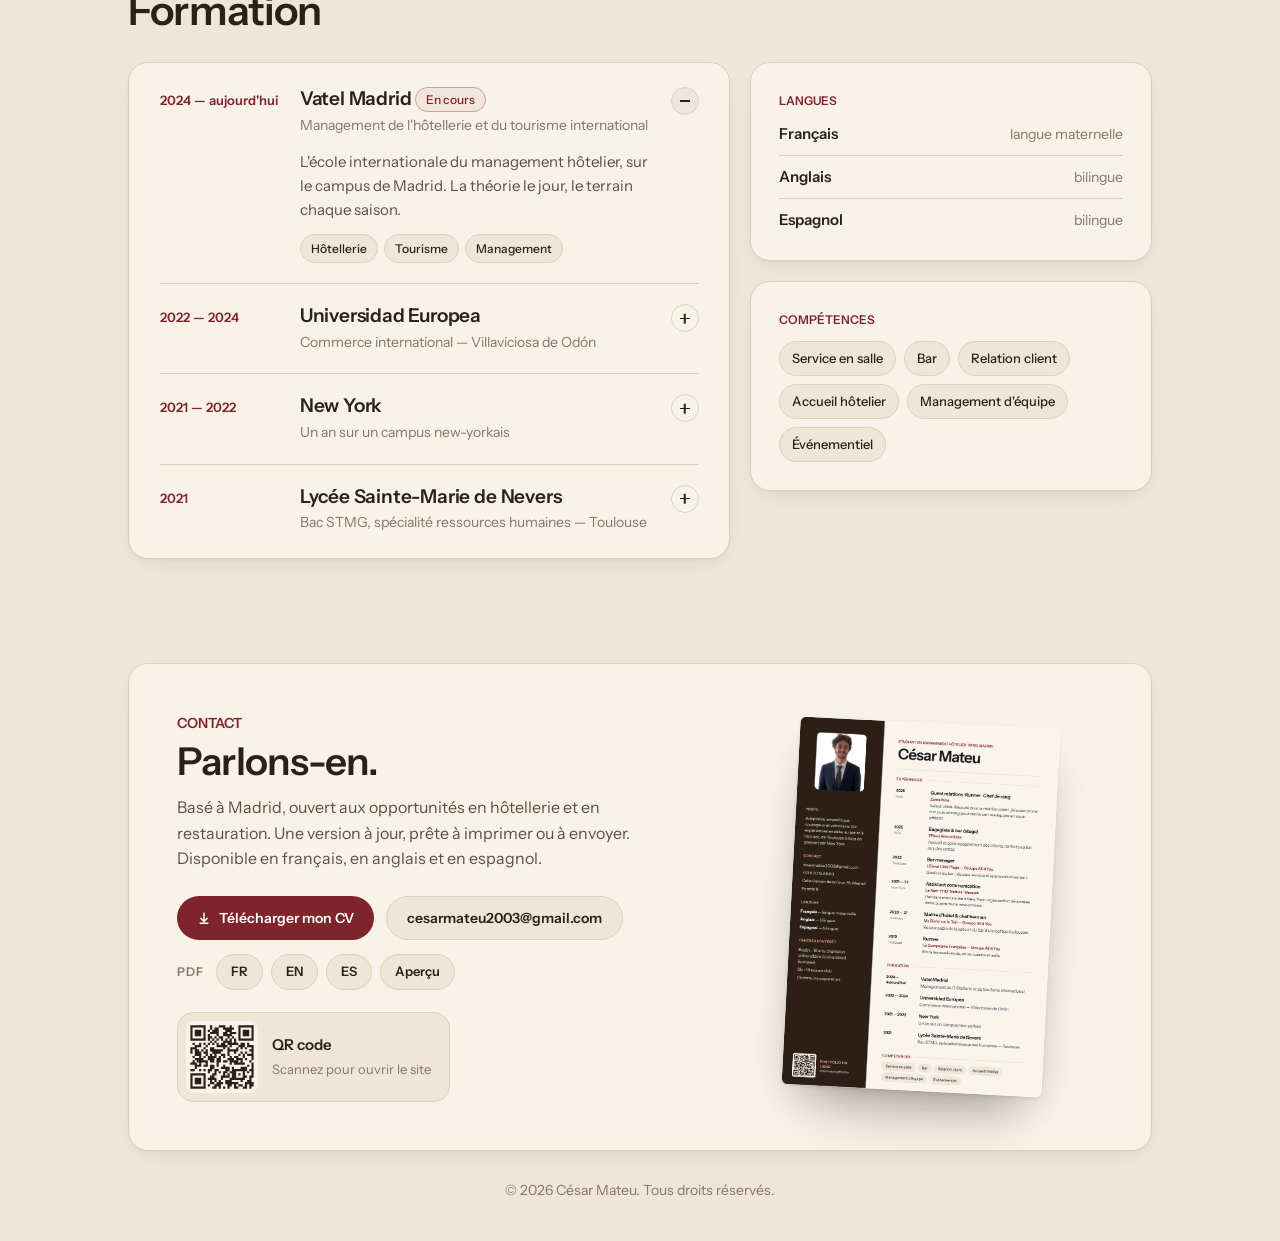
<file: fr/index.html>
<!doctype html>
<html lang="fr">
<head>
<meta charset="utf-8">
<meta name="viewport" content="width=device-width, initial-scale=1">
<title>César Mateu — Management hôtelier</title>
<meta name="description" content="César Mateu, étudiant en management hôtelier à Vatel Madrid. Salle, bar, accueil : de Toulouse à Ibiza.">
<meta property="og:title" content="César Mateu — Management hôtelier">
<meta property="og:description" content="César Mateu, étudiant en management hôtelier à Vatel Madrid. Salle, bar, accueil : de Toulouse à Ibiza.">
<link rel="alternate" hreflang="fr" href="../fr/"><link rel="alternate" hreflang="en" href="../en/"><link rel="alternate" hreflang="es" href="../es/">
<link rel="icon" href="../assets/favicon.svg" type="image/svg+xml">
<script>try{var s=localStorage.getItem('cm-theme');if(s)document.documentElement.dataset.theme=s;}catch(_){}</script>
<link rel="preconnect" href="https://fonts.googleapis.com"><link rel="preconnect" href="https://fonts.gstatic.com" crossorigin>
<link rel="stylesheet" href="https://fonts.googleapis.com/css2?family=Instrument+Sans:wght@400..700&family=Instrument+Serif:ital@0;1&display=swap">
<link rel="stylesheet" href="../assets/style.css">
</head>
<body>
<a class="skip" href="#main">Aller au contenu</a>

<header class="nav-wrap">
  <nav class="nav-pill" aria-label="Navigation">
    <a class="nav-name" href="#top">César Mateu</a>
    <span class="nav-links"><a href="#parcours">Parcours</a><a href="#experiences">Expériences</a><a href="#formation">Formation</a><a href="#contact">Contact</a></span>
    <button class="btn-cv" type="button" data-open-cv>CV</button>
    <span class="seg"><a href="../fr/" hreflang="fr" aria-current="true">FR</a><a href="../en/" hreflang="en">EN</a><a href="../es/" hreflang="es">ES</a></span>
    <button class="theme" type="button" aria-label="Changer de thème"><svg viewBox="0 0 24 24" width="16" height="16" fill="none" stroke="currentColor" stroke-width="1.8" aria-hidden="true"><path d="M20 14.5A8 8 0 019.5 4a8 8 0 1010.5 10.5z"/></svg></button>
  </nav>
</header>

<main id="main">
<section class="hero" id="top">
  <div class="hero-light" aria-hidden="true"></div>
  <div class="hero-top">
    <p class="hero-label">Management hôtelier</p>
    <p class="hero-label">Madrid, Espagne</p>
  </div>
  <div class="hero-mid">
    <h1 class="hero-name"><span class="n1"><span class="l" style="--i:0">C</span><span class="l" style="--i:1">é</span><span class="l" style="--i:2">s</span><span class="l" style="--i:3">a</span><span class="l" style="--i:4">r</span></span><span class="n2"><span class="l" style="--i:5">M</span><span class="l" style="--i:6">a</span><span class="l" style="--i:7">t</span><span class="l" style="--i:8">e</span><span class="l" style="--i:9">u</span></span></h1>
    <p class="hero-cities">Toulouse <b>·</b> New York <b>·</b> Madrid <b>·</b> Ibiza</p>
    <p class="hero-bio">J&#x27;étudie le management hôtelier à Vatel, à Madrid. Avant ça, j&#x27;ai appris le métier sur le terrain : en salle et au bar à Toulouse, dans les clubs de New York, puis dans deux maisons d&#x27;Ibiza.</p>
  </div>
  <div class="hero-bottom">
    <div class="hero-ctas">
      <a class="btn btn-outline" href="#contact">Me contacter</a>
    </div>
  </div>
  <a class="scroll-cue" href="#parcours">Scroller<svg viewBox="0 0 16 16" width="12" height="12" fill="none" stroke="currentColor" stroke-width="1.6"><path d="M4 6l4 4 4-4"/></svg></a>
</section>

<section class="route-sec" id="parcours">
  <div class="route-pin">
    <div class="wrap">
      <div class="route-head">
        <div><p class="eyebrow">D&#x27;escale en escale</p><h2>Mon Parcours</h2></div>
        <p class="route-hint">Scrollez pour faire le voyage <span>↓</span></p>
      </div>
      <div class="route-map">
        <svg viewBox="0 0 1000 300" preserveAspectRatio="xMidYMid meet" aria-hidden="true">
          <path class="route-ghost" d="M60 210 C 180 40, 300 40, 380 150 S 560 280, 660 150 S 860 40, 940 170"/>
          <path class="route-line" d="M60 210 C 180 40, 300 40, 380 150 S 560 280, 660 150 S 860 40, 940 170"/>
          <g class="stop" data-stop="0"><circle class="stop-halo" r="18"/><circle class="stop-dot" r="7"/><text class="stop-code" y="-26">TLS</text><text class="stop-city" y="40">Toulouse</text></g><g class="stop" data-stop="1"><circle class="stop-halo" r="18"/><circle class="stop-dot" r="7"/><text class="stop-code" y="-26">JFK</text><text class="stop-city" y="40">New York</text></g><g class="stop" data-stop="2"><circle class="stop-halo" r="18"/><circle class="stop-dot" r="7"/><text class="stop-code" y="-26">MAD</text><text class="stop-city" y="40">Madrid</text></g><g class="stop" data-stop="3"><circle class="stop-halo" r="18"/><circle class="stop-dot" r="7"/><text class="stop-code" y="-26">IBZ</text><text class="stop-city" y="40">Ibiza</text></g>
          <g class="plane"><path d="M-12 0 L10 -2 L14 0 L10 2 Z M-2 -1 L-6 -11 L-2 -11 L5 -1 Z M-2 1 L-6 11 L-2 11 L5 1 Z M-11 -1 L-14 -6 L-12 -6 L-8 -1 Z M-11 1 L-14 6 L-12 6 L-8 1 Z"/></g>
        </svg>
      </div>
      <div class="legs">
          <article class="leg is-on" data-leg="0">
            <div class="leg-head">
              <p class="leg-meta">Escale 01 · France · 2019 — 2023</p>
              <h3 class="leg-city">Toulouse</h3>
              <p class="leg-title">Là où tout a commencé</p>
            </div>
            <div class="leg-body"><ul><li><span class="it-role">Runner</span><span class="it-venue">La Compagnie Française</span><span class=it-year>2019</span></li><li><span class="it-role">Maître d&#x27;hôtel &amp; chef barman</span><span class="it-venue">Ma Biche sur le Toit</span><span class=it-year>2020 — 21</span></li><li><span class="it-role">Bar manager</span><span class="it-venue">L&#x27;Envol Côté Plage</span><span class=it-year>2023</span></li></ul><p class="leg-note">Trois établissements du groupe All 4 You, à monter d&#x27;un cran à chaque saison.</p>
              <a class="leg-more" href="#all4">Voir en détail <svg viewBox="0 0 16 16" width="14" height="14" fill="none" stroke="currentColor" stroke-width="1.6" aria-hidden="true"><path d="M3 8h10M9 4l4 4-4 4"/></svg></a></div>
          </article>
          <article class="leg" data-leg="1">
            <div class="leg-head">
              <p class="leg-meta">Escale 02 · États-Unis · 2021 — 2022</p>
              <h3 class="leg-city">New York</h3>
              <p class="leg-title">L&#x27;ouverture</p>
            </div>
            <div class="leg-body"><ul><li><span class="it-role">Un an sur un campus</span><span class="it-venue">New York</span><span class=it-year>2021 — 22</span></li><li><span class="it-role">Assistant communication</span><span class="it-venue">Le Noir · PHD · Nebula · Marquis</span><span class=it-year>2021 — 22</span></li></ul><p class="leg-note">L&#x27;anglais, la nuit new-yorkaise et l&#x27;organisation de soirées dans quatre clubs.</p>
              <a class="leg-more" href="#ny">Voir en détail <svg viewBox="0 0 16 16" width="14" height="14" fill="none" stroke="currentColor" stroke-width="1.6" aria-hidden="true"><path d="M3 8h10M9 4l4 4-4 4"/></svg></a></div>
          </article>
          <article class="leg" data-leg="2">
            <div class="leg-head">
              <p class="leg-meta">Escale 03 · Espagne · 2023 — aujourd&#x27;hui</p>
              <h3 class="leg-city">Madrid</h3>
              <p class="leg-title">L&#x27;école</p>
            </div>
            <div class="leg-body"><ul><li><span class="it-role">Commerce international</span><span class="it-venue">Universidad Europea</span><span class=it-year>2022 — 24</span></li><li><span class="it-role">Champion universitaire de rugby</span><span class="it-venue">Universidad Europea</span></li><li><span class="it-role">Management hôtelier</span><span class="it-venue">Vatel Madrid</span><span class=it-year>2024 —</span></li></ul><p class="leg-note">L&#x27;espagnol au quotidien, un titre avec l&#x27;équipe de rugby, puis Vatel.</p>
              <a class="leg-more" href="#formation">Voir en détail <svg viewBox="0 0 16 16" width="14" height="14" fill="none" stroke="currentColor" stroke-width="1.6" aria-hidden="true"><path d="M3 8h10M9 4l4 4-4 4"/></svg></a></div>
          </article>
          <article class="leg" data-leg="3">
            <div class="leg-head">
              <p class="leg-meta">Escale 04 · Espagne · 2025 — 2026</p>
              <h3 class="leg-city">Ibiza</h3>
              <p class="leg-title">Les grandes maisons</p>
            </div>
            <div class="leg-body"><ul><li><span class="it-role">Bagagiste &amp; bar (stage)</span><span class="it-venue">7Pines Resort Ibiza</span><span class=it-year>2025</span></li><li><span class="it-role">Guest relations · Runner · Chef de rang</span><span class="it-venue">Zuma Ibiza</span><span class=it-year>2026</span></li></ul><p class="leg-note">Deux saisons sur l&#x27;île : un resort cinq étoiles, puis Zuma.</p>
              <a class="leg-more" href="#zuma">Voir en détail <svg viewBox="0 0 16 16" width="14" height="14" fill="none" stroke="currentColor" stroke-width="1.6" aria-hidden="true"><path d="M3 8h10M9 4l4 4-4 4"/></svg></a></div>
          </article></div>
    </div>
  </div>
</section>

<div class="marquee" aria-hidden="true"><div class="marquee-track"><span>Zuma Ibiza</span><b>✦</b> <span>7Pines Resort</span><b>✦</b> <span>Vatel Madrid</span><b>✦</b> <span>Universidad Europea</span><b>✦</b> <span>Le Noir</span><b>✦</b> <span>PHD</span><b>✦</b> <span>Nebula</span><b>✦</b> <span>Marquis</span><b>✦</b> <span>L&#x27;Envol Côté Plage</span><b>✦</b> <span>Ma Biche sur le Toit</span><b>✦</b> <span>La Compagnie Française</span><b>✦</b><span>Zuma Ibiza</span><b>✦</b> <span>7Pines Resort</span><b>✦</b> <span>Vatel Madrid</span><b>✦</b> <span>Universidad Europea</span><b>✦</b> <span>Le Noir</span><b>✦</b> <span>PHD</span><b>✦</b> <span>Nebula</span><b>✦</b> <span>Marquis</span><b>✦</b> <span>L&#x27;Envol Côté Plage</span><b>✦</b> <span>Ma Biche sur le Toit</span><b>✦</b> <span>La Compagnie Française</span><b>✦</b></div></div>

<section class="sec" id="experiences">
  <div class="wrap">
    <p class="eyebrow" data-reveal>Expériences</p>
    <h2 class="h2-lg" data-reveal>Sur le terrain</h2>

    <div class="exp-grid">
      <article class="dark-card zuma spot" id="zuma" data-reveal>
        <p class="chip-live"><i></i>Saison été 2026 · Ibiza</p>
        <h3>Recruté pour l&#x27;accueil. Resté pour tout le service.</h3>
        <p>Chez Zuma Ibiza, je devais m&#x27;occuper de la relation client. En cours de saison, l&#x27;équipe a manqué de bras : j&#x27;ai pris le run, puis un rang complet, sans lâcher l&#x27;accueil.</p>
        <ol class="roles"><li style="--k:0"><span class="role-n">1</span><div><strong>Guest relations</strong><small>Le poste prévu</small></div></li><li style="--k:1"><span class="role-n">2</span><div><strong>Runner</strong><small>Quand la salle a manqué de bras</small></div></li><li style="--k:2"><span class="role-n">3</span><div><strong>Chef de rang</strong><small>Un rang complet, en renfort</small></div></li></ol>
        <p class="zuma-name">Zuma Ibiza <span>· 3 postes, une saison</span></p>
      </article>

      <article class="card pines spot" data-reveal>
        <div class="pines-visual" data-tilt>
          <div class="keycard">
            <div class="keycard-top"><span class="keycard-logo">7PINES</span><span>RESORT · IBIZA</span></div>
            <div class="keycard-chip"></div>
            <div class="keycard-bottom"><span>Bagagiste &amp; bar</span><b>2025</b></div>
          </div>
          <div class="luggage"><span>IBZ</span><small>César M.</small></div>
        </div>
        <div class="pines-copy">
          <p class="eyebrow-sm">Stage · 2025 · 7Pines Resort Ibiza</p>
          <h3>Le premier sourire d&#x27;un resort cinq étoiles</h3>
          <p>Au 7Pines Resort Ibiza, j&#x27;étais bagagiste : la première et la dernière personne que le client croise. Et pendant les extras, je passais derrière le bar.</p>
          <ul class="bullets"><li>Accueil, arrivées et départs des clients</li><li>Accompagnement des clients jusqu&#x27;à leur chambre</li><li>Renforts au bar pendant les extras</li></ul>
        </div>
      </article>
    </div>

    <article class="card ny-card spot" id="ny" data-reveal>
      <div class="ny-copy">
        <p class="eyebrow-sm">New York · 2021 — 2022</p>
        <div class="ny-stats"><div class="ny-stat"><p class="big-n" data-count="1">1</p><h3>an à New York</h3><p>Une année sur un campus new-yorkais, partie pour apprendre l&#x27;anglais. Elle m&#x27;a appris bien plus que ça.</p></div><div class="ny-stat"><p class="big-n" data-count="4">4</p><h3>clubs new-yorkais</h3><p>Le Noir, PHD, Nebula et Marquis : en tant qu&#x27;assistant communication, j&#x27;y ai organisé des soirées.</p></div><div class="ny-stat"><p class="big-n" data-count="3">3</p><h3>langues au service</h3><p>Français natif, anglais et espagnol bilingues : je reçois chaque client dans sa langue.</p></div></div>
      </div>
      <div class="flyers" aria-hidden="true"><div class="flyer f0"><span class="flyer-k">NYC · 2022</span><strong>Le Noir</strong><span class="flyer-d">Sat · 11PM</span></div><div class="flyer f1"><span class="flyer-k">NYC · 2022</span><strong>PHD</strong><span class="flyer-d">Sat · 11PM</span></div><div class="flyer f2"><span class="flyer-k">NYC · 2022</span><strong>Nebula</strong><span class="flyer-d">Sat · 11PM</span></div><div class="flyer f3"><span class="flyer-k">NYC · 2022</span><strong>Marquis</strong><span class="flyer-d">Sat · 11PM</span></div></div>
    </article>

    <article class="card proj spot" id="all4" data-reveal>
      <div class="proj-head">
        <div><p class="eyebrow-sm">Toulouse · 2019 — 2023</p><h3>Groupe All 4 You</h3><p class="proj-sub">Restauration &amp; bars · Toulouse · 2019 — 2023</p></div>
        <span class="tags"><span class="tag">Salle</span><span class="tag">Bar</span><span class="tag">Rooftop</span><span class="tag">Management</span></span>
      </div>
      <p class="proj-p">Quatre ans dans le même groupe toulousain, à monter d&#x27;un cran à chaque saison : du run du week-end jusqu&#x27;à la gestion d&#x27;un bar.</p>
      <div class="proj-steps"><p class="steps-h">Progression</p><ol><li style="--k:0"><span class="step-n">1</span><strong>Runner</strong><small>2019 · La Compagnie Française</small></li><li style="--k:1"><span class="step-n">2</span><strong>Maître d&#x27;hôtel</strong><small>2020 · Ma Biche sur le Toit</small></li><li style="--k:2"><span class="step-n">3</span><strong>Chef barman</strong><small>2021 · Ma Biche sur le Toit</small></li><li style="--k:3"><span class="step-n">4</span><strong>Bar manager</strong><small>2023 · L&#x27;Envol Côté Plage</small></li></ol></div>
    </article>
  </div>
</section>

<section class="statement-band">
  <div class="wrap statement-grid">
    <div>
      <p class="eyebrow-sm" data-reveal>Hors service</p>
      <h2 class="h-xl" data-reveal>Champion <span class="u">universitaire.<svg viewBox="0 0 300 20" preserveAspectRatio="none" aria-hidden="true"><path d="M4 14 C 80 4, 200 4, 296 10"/></svg></span></h2>
    </div>
    <div data-reveal>
      <p class="statement-p">Seize ans de rugby, avec le titre de champion universitaire à l&#x27;Universidad Europea. Dix-neuf ans de ski en club. Et toujours le cinéma, la musique et l&#x27;art.</p>
      <ul class="off-stats"><li><strong>16 ans</strong><span>de rugby</span></li><li><strong>19 ans</strong><span>de ski en club</span></li><li><strong>Cinéma</strong><span>musique &amp; art</span></li></ul>
    </div>
  </div>
</section>

<section class="sec" id="formation">
  <div class="wrap">
    <p class="eyebrow" data-reveal>Vatel Madrid — Hôtellerie</p>
    <h2 class="h2-lg" data-reveal>Formation</h2>
    <div class="edu-layout">
      <ul class="card edu-list" data-reveal>
        <li><details class="edu-row" open>
          <summary>
            <span class="edu-years">2024 — aujourd&#x27;hui</span>
            <div><h3>Vatel Madrid <span class="tag tag-live">En cours</span></h3><p class="edu-prog">Management de l&#x27;hôtellerie et du tourisme international</p></div>
            <span class="edu-plus" aria-hidden="true"></span>
          </summary>
          <div class="edu-more"><p>L&#x27;école internationale du management hôtelier, sur le campus de Madrid. La théorie le jour, le terrain chaque saison.</p><span class="tags"><span class="tag">Hôtellerie</span><span class="tag">Tourisme</span><span class="tag">Management</span></span></div>
        </details></li>
        <li><details class="edu-row">
          <summary>
            <span class="edu-years">2022 — 2024</span>
            <div><h3>Universidad Europea</h3><p class="edu-prog">Commerce international — Villaviciosa de Odón</p></div>
            <span class="edu-plus" aria-hidden="true"></span>
          </summary>
          <div class="edu-more"><p>Deux ans de commerce international, et un titre de champion universitaire de rugby avec l&#x27;équipe de l&#x27;université.</p><span class="tags"><span class="tag">Commerce</span><span class="tag">International</span><span class="tag">Rugby</span></span></div>
        </details></li>
        <li><details class="edu-row">
          <summary>
            <span class="edu-years">2021 — 2022</span>
            <div><h3>New York</h3><p class="edu-prog">Un an sur un campus new-yorkais</p></div>
            <span class="edu-plus" aria-hidden="true"></span>
          </summary>
          <div class="edu-more"><p>Un an d&#x27;immersion à New York, jusqu&#x27;à parler anglais couramment.</p><span class="tags"><span class="tag">Anglais</span><span class="tag">Immersion</span></span></div>
        </details></li>
        <li><details class="edu-row">
          <summary>
            <span class="edu-years">2021</span>
            <div><h3>Lycée Sainte-Marie de Nevers</h3><p class="edu-prog">Bac STMG, spécialité ressources humaines — Toulouse</p></div>
            <span class="edu-plus" aria-hidden="true"></span>
          </summary>
          <div class="edu-more"><p>Un bac orienté gestion et ressources humaines, déjà tourné vers les équipes.</p><span class="tags"><span class="tag">Gestion</span><span class="tag">RH</span></span></div>
        </details></li></ul>
      <div class="side">
        <article class="card side-card spot" data-reveal>
          <p class="eyebrow-sm">Langues</p>
          <ul class="langs-list"><li><strong>Français</strong><span>langue maternelle</span></li><li><strong>Anglais</strong><span>bilingue</span></li><li><strong>Espagnol</strong><span>bilingue</span></li></ul>
        </article>
        <article class="card side-card spot" data-reveal>
          <p class="eyebrow-sm">Compétences</p>
          <div class="tags skills"><span class="tag">Service en salle</span><span class="tag">Bar</span><span class="tag">Relation client</span><span class="tag">Accueil hôtelier</span><span class="tag">Management d&#x27;équipe</span><span class="tag">Événementiel</span></div>
        </article>
      </div>
    </div>
  </div>
</section>

<footer class="site-footer" id="contact">
  <div class="wrap">
    <div class="card contact-card spot" data-reveal>
      <div class="contact-copy">
        <p class="eyebrow">Contact</p>
        <h2>Parlons-en.</h2>
        <p class="footer-p">Basé à Madrid, ouvert aux opportunités en hôtellerie et en restauration. Une version à jour, prête à imprimer ou à envoyer. Disponible en français, en anglais et en espagnol.</p>
        <div class="row">
          <a class="btn btn-primary" href="../cv/Cesar-Mateu-CV-FR.pdf" download><svg viewBox="0 0 16 16" width="14" height="14" fill="none" stroke="currentColor" stroke-width="1.6" aria-hidden="true"><path d="M8 2v10M4 8l4 4 4-4M3 14h10"/></svg> Télécharger mon CV</a>
          <a class="btn btn-quiet mail" data-u="cesarmateu2003" data-d="gmail.com" href="#">…</a>
          
        </div>
        <div class="row cv-langs"><span class="cv-langs-l">PDF</span><a class="btn btn-quiet btn-sm" href="../cv/Cesar-Mateu-CV-FR.pdf" download>FR</a><a class="btn btn-quiet btn-sm" href="../cv/Cesar-Mateu-CV-EN.pdf" download>EN</a><a class="btn btn-quiet btn-sm" href="../cv/Cesar-Mateu-CV-ES.pdf" download>ES</a><button class="btn btn-quiet btn-sm" type="button" data-open-cv>Aperçu</button></div>
        <button class="qr-tile" type="button" data-open-qr>
          <img src="../assets/qr.svg" alt="" width="72" height="72">
          <span><strong>QR code</strong><small>Scannez pour ouvrir le site</small></span>
        </button>
      </div>
      <button class="sheet" type="button" data-open-cv aria-label="Aperçu">
        <img src="../cv/preview-fr.png" alt="CV — César Mateu" width="794" height="1123" loading="lazy">
      </button>
    </div>
    <p class="copyright">© 2026 César Mateu. Tous droits réservés.</p>
  </div>
</footer>
</main>

<dialog class="cv-modal">
  <div class="cv-modal-bar">
    <strong>CV — César Mateu</strong>
    <span class="row"><a class="btn btn-primary btn-sm" href="../cv/Cesar-Mateu-CV-FR.pdf" download><svg viewBox="0 0 16 16" width="14" height="14" fill="none" stroke="currentColor" stroke-width="1.6" aria-hidden="true"><path d="M8 2v10M4 8l4 4 4-4M3 14h10"/></svg> PDF</a>
    <button class="btn btn-quiet btn-sm" type="button" data-close>Fermer</button></span>
  </div>
  <img src="../cv/preview-fr.png" alt="CV — César Mateu" width="794" height="1123">
</dialog>
<dialog class="qr-modal" aria-label="QR code">
  <img src="../assets/qr.svg" alt="QR code — https://cesarmateu.github.io/" width="320" height="320">
  <p class="qr-name">César Mateu</p>
  <p class="qr-url">cesarmateu.github.io</p>
  <div class="row"><a class="btn btn-quiet btn-sm" href="../assets/qr.png" download="Cesar-Mateu-QR.png"><svg viewBox="0 0 16 16" width="14" height="14" fill="none" stroke="currentColor" stroke-width="1.6" aria-hidden="true"><path d="M8 2v10M4 8l4 4 4-4M3 14h10"/></svg> PNG</a>
  <button class="btn btn-primary btn-sm" type="button" data-close>Fermer</button></div>
</dialog>
<button class="qr-btn" type="button" data-open-qr aria-label="QR code" title="QR code"><svg viewBox="0 0 24 24" width="20" height="20" fill="none" stroke="currentColor" stroke-width="1.8" aria-hidden="true"><rect x="3.5" y="3.5" width="6" height="6" rx="1"/><rect x="14.5" y="3.5" width="6" height="6" rx="1"/><rect x="3.5" y="14.5" width="6" height="6" rx="1"/><path d="M14.5 14.5h2.5v2.5M20.5 14.5v.01M14.5 20.5h.01M17.5 20.5h3v-3" stroke-linecap="round"/></svg><span>QR code</span></button>
<button class="phone-btn" type="button" data-phone aria-label="Aperçu mobile" title="Aperçu mobile"><svg viewBox="0 0 24 24" width="20" height="20" fill="none" stroke="currentColor" stroke-width="1.7" aria-hidden="true"><rect x="6" y="2.5" width="12" height="19" rx="2.5"/><path d="M10.5 18.5h3"/></svg><span>Aperçu mobile</span></button>
<dialog class="phone-modal" aria-label="Aperçu mobile">
  <button class="phone-close" type="button" data-phone-close aria-label="Fermer">×</button>
  <div class="phone"><div class="phone-notch"></div><div class="phone-status"><span>9:41</span><span class="phone-icons"><i></i><i></i><i></i><b></b></span></div><iframe title="Aperçu mobile" loading="lazy"></iframe></div>
</dialog>
<script src="../assets/main.js"></script>
</body>
</html>
</file>
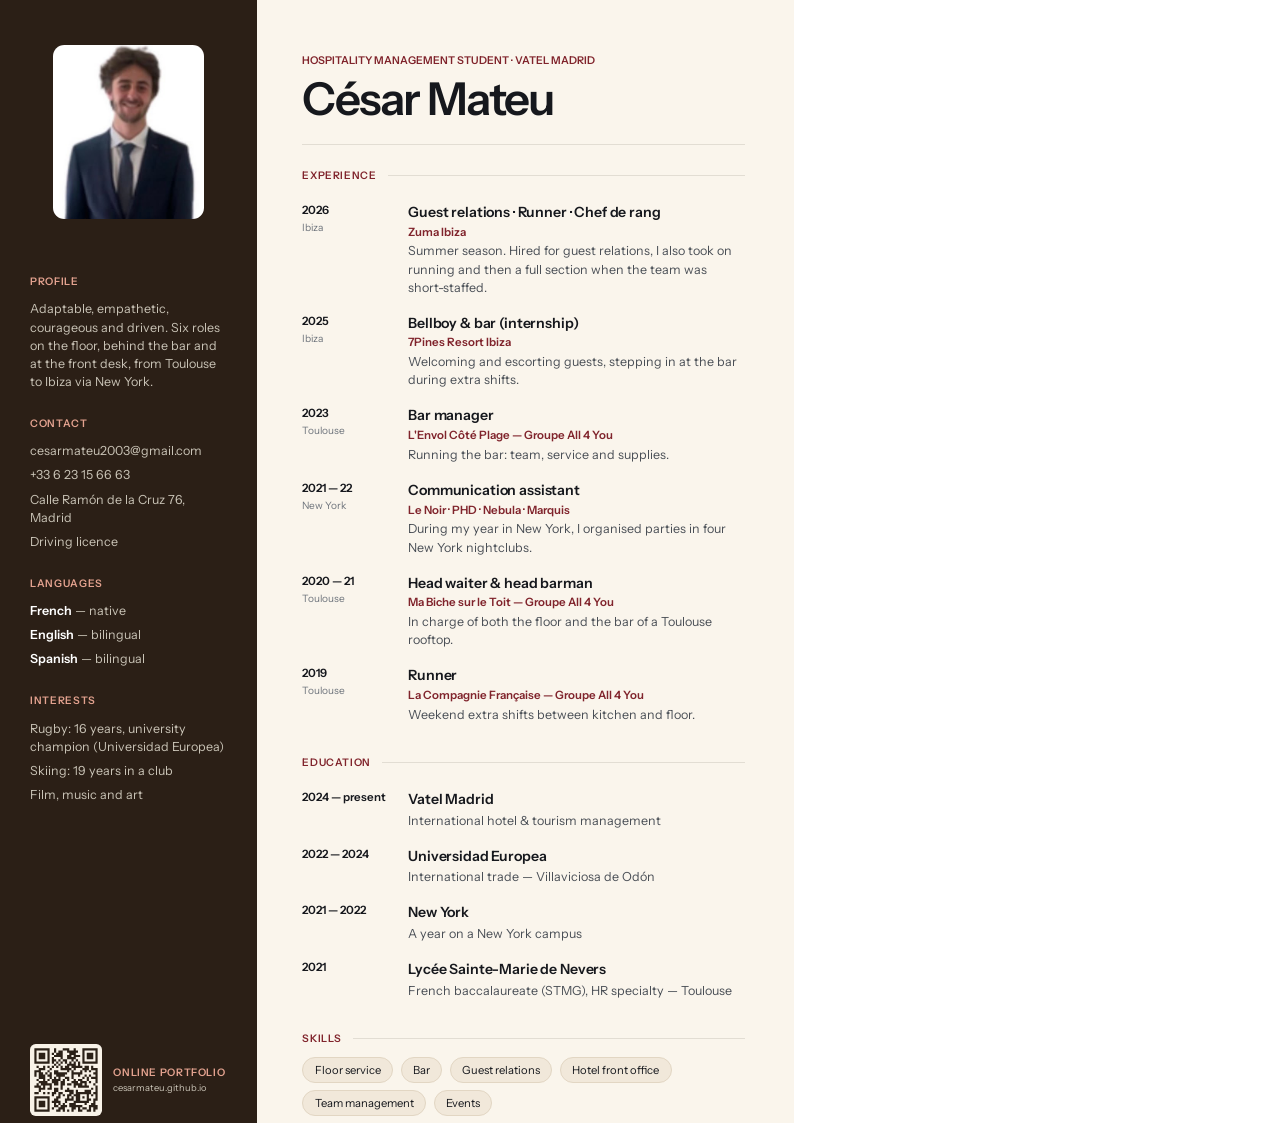
<file: cv/cv-en.html>
<!doctype html>
<html lang="en"><head><meta charset="utf-8"><title>CV — César Mateu</title>
<link rel="stylesheet" href="https://fonts.googleapis.com/css2?family=Instrument+Sans:wght@400..700&family=Instrument+Serif:ital@0;1&display=swap">
<link rel="stylesheet" href="cv.css"></head>
<body><div class="page">
  <aside>
    <img class="photo" src="../assets/portrait.jpg" alt="">
    <h3>Profile</h3><p>Adaptable, empathetic, courageous and driven. Six roles on the floor, behind the bar and at the front desk, from Toulouse to Ibiza via New York.</p>
    <h3>Contact</h3>
    <ul><li>cesarmateu2003@gmail.com</li><li>+33 6 23 15 66 63</li><li>Calle Ramón de la Cruz 76, Madrid</li><li>Driving licence</li></ul>
    <h3>Languages</h3><ul><li><b>French</b> — native</li><li><b>English</b> — bilingual</li><li><b>Spanish</b> — bilingual</li></ul>
    <h3>Interests</h3><ul><li>Rugby: 16 years, university champion (Universidad Europea)</li><li>Skiing: 19 years in a club</li><li>Film, music and art</li></ul>
    <div class="qr"><img src="../assets/qr.svg" alt=""><p><b>Online portfolio</b>cesarmateu.github.io</p></div>
  </aside>
  <section>
    <header><p class="kicker">Hospitality management student · Vatel Madrid</p><h1>César Mateu</h1></header>
    <h2>Experience</h2>
      <div class="item">
        <div class="item-when">2026<small>Ibiza</small></div>
        <div><h4>Guest relations · Runner · Chef de rang</h4><p class="where">Zuma Ibiza</p>
        <p>Summer season. Hired for guest relations, I also took on running and then a full section when the team was short-staffed.</p></div>
      </div>
      <div class="item">
        <div class="item-when">2025<small>Ibiza</small></div>
        <div><h4>Bellboy &amp; bar (internship)</h4><p class="where">7Pines Resort Ibiza</p>
        <p>Welcoming and escorting guests, stepping in at the bar during extra shifts.</p></div>
      </div>
      <div class="item">
        <div class="item-when">2023<small>Toulouse</small></div>
        <div><h4>Bar manager</h4><p class="where">L&#x27;Envol Côté Plage — Groupe All 4 You</p>
        <p>Running the bar: team, service and supplies.</p></div>
      </div>
      <div class="item">
        <div class="item-when">2021 — 22<small>New York</small></div>
        <div><h4>Communication assistant</h4><p class="where">Le Noir · PHD · Nebula · Marquis</p>
        <p>During my year in New York, I organised parties in four New York nightclubs.</p></div>
      </div>
      <div class="item">
        <div class="item-when">2020 — 21<small>Toulouse</small></div>
        <div><h4>Head waiter &amp; head barman</h4><p class="where">Ma Biche sur le Toit — Groupe All 4 You</p>
        <p>In charge of both the floor and the bar of a Toulouse rooftop.</p></div>
      </div>
      <div class="item">
        <div class="item-when">2019<small>Toulouse</small></div>
        <div><h4>Runner</h4><p class="where">La Compagnie Française — Groupe All 4 You</p>
        <p>Weekend extra shifts between kitchen and floor.</p></div>
      </div>
    <h2>Education</h2>
      <div class="item">
        <div class="item-when">2024 — present</div>
        <div><h4>Vatel Madrid</h4><p>International hotel &amp; tourism management</p></div>
      </div>
      <div class="item">
        <div class="item-when">2022 — 2024</div>
        <div><h4>Universidad Europea</h4><p>International trade — Villaviciosa de Odón</p></div>
      </div>
      <div class="item">
        <div class="item-when">2021 — 2022</div>
        <div><h4>New York</h4><p>A year on a New York campus</p></div>
      </div>
      <div class="item">
        <div class="item-when">2021</div>
        <div><h4>Lycée Sainte-Marie de Nevers</h4><p>French baccalaureate (STMG), HR specialty — Toulouse</p></div>
      </div>
    <h2>Skills</h2><div class="chips"><span>Floor service</span><span>Bar</span><span>Guest relations</span><span>Hotel front office</span><span>Team management</span><span>Events</span></div>
  </section>
</div></body></html>
</file>
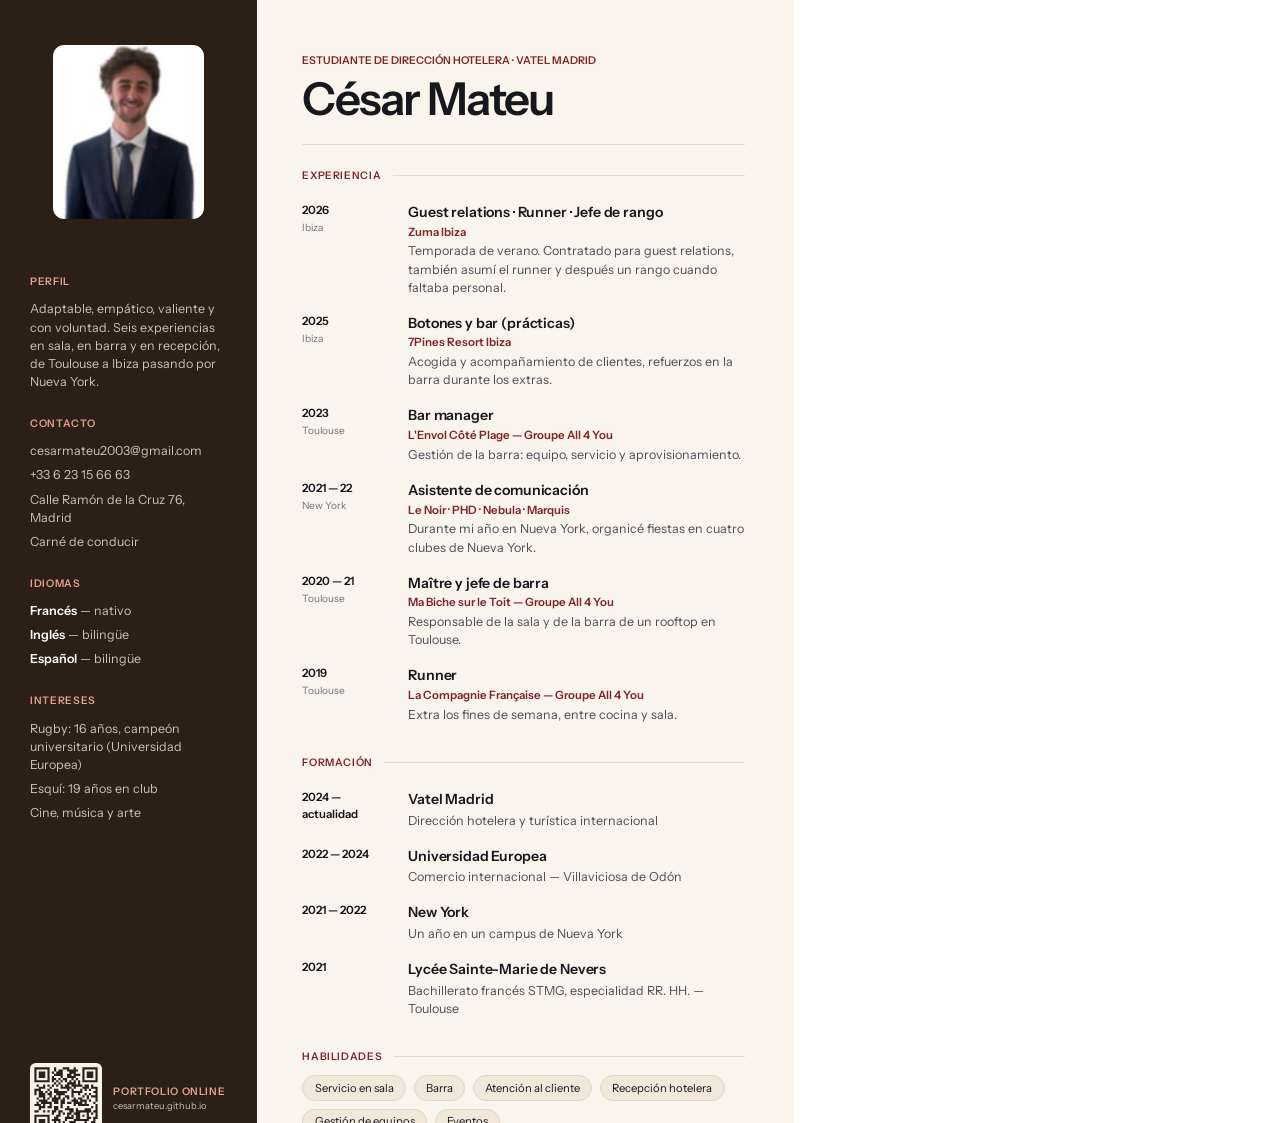
<file: cv/cv-es.html>
<!doctype html>
<html lang="es"><head><meta charset="utf-8"><title>CV — César Mateu</title>
<link rel="stylesheet" href="https://fonts.googleapis.com/css2?family=Instrument+Sans:wght@400..700&family=Instrument+Serif:ital@0;1&display=swap">
<link rel="stylesheet" href="cv.css"></head>
<body><div class="page">
  <aside>
    <img class="photo" src="../assets/portrait.jpg" alt="">
    <h3>Perfil</h3><p>Adaptable, empático, valiente y con voluntad. Seis experiencias en sala, en barra y en recepción, de Toulouse a Ibiza pasando por Nueva York.</p>
    <h3>Contacto</h3>
    <ul><li>cesarmateu2003@gmail.com</li><li>+33 6 23 15 66 63</li><li>Calle Ramón de la Cruz 76, Madrid</li><li>Carné de conducir</li></ul>
    <h3>Idiomas</h3><ul><li><b>Francés</b> — nativo</li><li><b>Inglés</b> — bilingüe</li><li><b>Español</b> — bilingüe</li></ul>
    <h3>Intereses</h3><ul><li>Rugby: 16 años, campeón universitario (Universidad Europea)</li><li>Esquí: 19 años en club</li><li>Cine, música y arte</li></ul>
    <div class="qr"><img src="../assets/qr.svg" alt=""><p><b>Portfolio online</b>cesarmateu.github.io</p></div>
  </aside>
  <section>
    <header><p class="kicker">Estudiante de dirección hotelera · Vatel Madrid</p><h1>César Mateu</h1></header>
    <h2>Experiencia</h2>
      <div class="item">
        <div class="item-when">2026<small>Ibiza</small></div>
        <div><h4>Guest relations · Runner · Jefe de rango</h4><p class="where">Zuma Ibiza</p>
        <p>Temporada de verano. Contratado para guest relations, también asumí el runner y después un rango cuando faltaba personal.</p></div>
      </div>
      <div class="item">
        <div class="item-when">2025<small>Ibiza</small></div>
        <div><h4>Botones y bar (prácticas)</h4><p class="where">7Pines Resort Ibiza</p>
        <p>Acogida y acompañamiento de clientes, refuerzos en la barra durante los extras.</p></div>
      </div>
      <div class="item">
        <div class="item-when">2023<small>Toulouse</small></div>
        <div><h4>Bar manager</h4><p class="where">L&#x27;Envol Côté Plage — Groupe All 4 You</p>
        <p>Gestión de la barra: equipo, servicio y aprovisionamiento.</p></div>
      </div>
      <div class="item">
        <div class="item-when">2021 — 22<small>New York</small></div>
        <div><h4>Asistente de comunicación</h4><p class="where">Le Noir · PHD · Nebula · Marquis</p>
        <p>Durante mi año en Nueva York, organicé fiestas en cuatro clubes de Nueva York.</p></div>
      </div>
      <div class="item">
        <div class="item-when">2020 — 21<small>Toulouse</small></div>
        <div><h4>Maître y jefe de barra</h4><p class="where">Ma Biche sur le Toit — Groupe All 4 You</p>
        <p>Responsable de la sala y de la barra de un rooftop en Toulouse.</p></div>
      </div>
      <div class="item">
        <div class="item-when">2019<small>Toulouse</small></div>
        <div><h4>Runner</h4><p class="where">La Compagnie Française — Groupe All 4 You</p>
        <p>Extra los fines de semana, entre cocina y sala.</p></div>
      </div>
    <h2>Formación</h2>
      <div class="item">
        <div class="item-when">2024 — actualidad</div>
        <div><h4>Vatel Madrid</h4><p>Dirección hotelera y turística internacional</p></div>
      </div>
      <div class="item">
        <div class="item-when">2022 — 2024</div>
        <div><h4>Universidad Europea</h4><p>Comercio internacional — Villaviciosa de Odón</p></div>
      </div>
      <div class="item">
        <div class="item-when">2021 — 2022</div>
        <div><h4>New York</h4><p>Un año en un campus de Nueva York</p></div>
      </div>
      <div class="item">
        <div class="item-when">2021</div>
        <div><h4>Lycée Sainte-Marie de Nevers</h4><p>Bachillerato francés STMG, especialidad RR. HH. — Toulouse</p></div>
      </div>
    <h2>Habilidades</h2><div class="chips"><span>Servicio en sala</span><span>Barra</span><span>Atención al cliente</span><span>Recepción hotelera</span><span>Gestión de equipos</span><span>Eventos</span></div>
  </section>
</div></body></html>
</file>
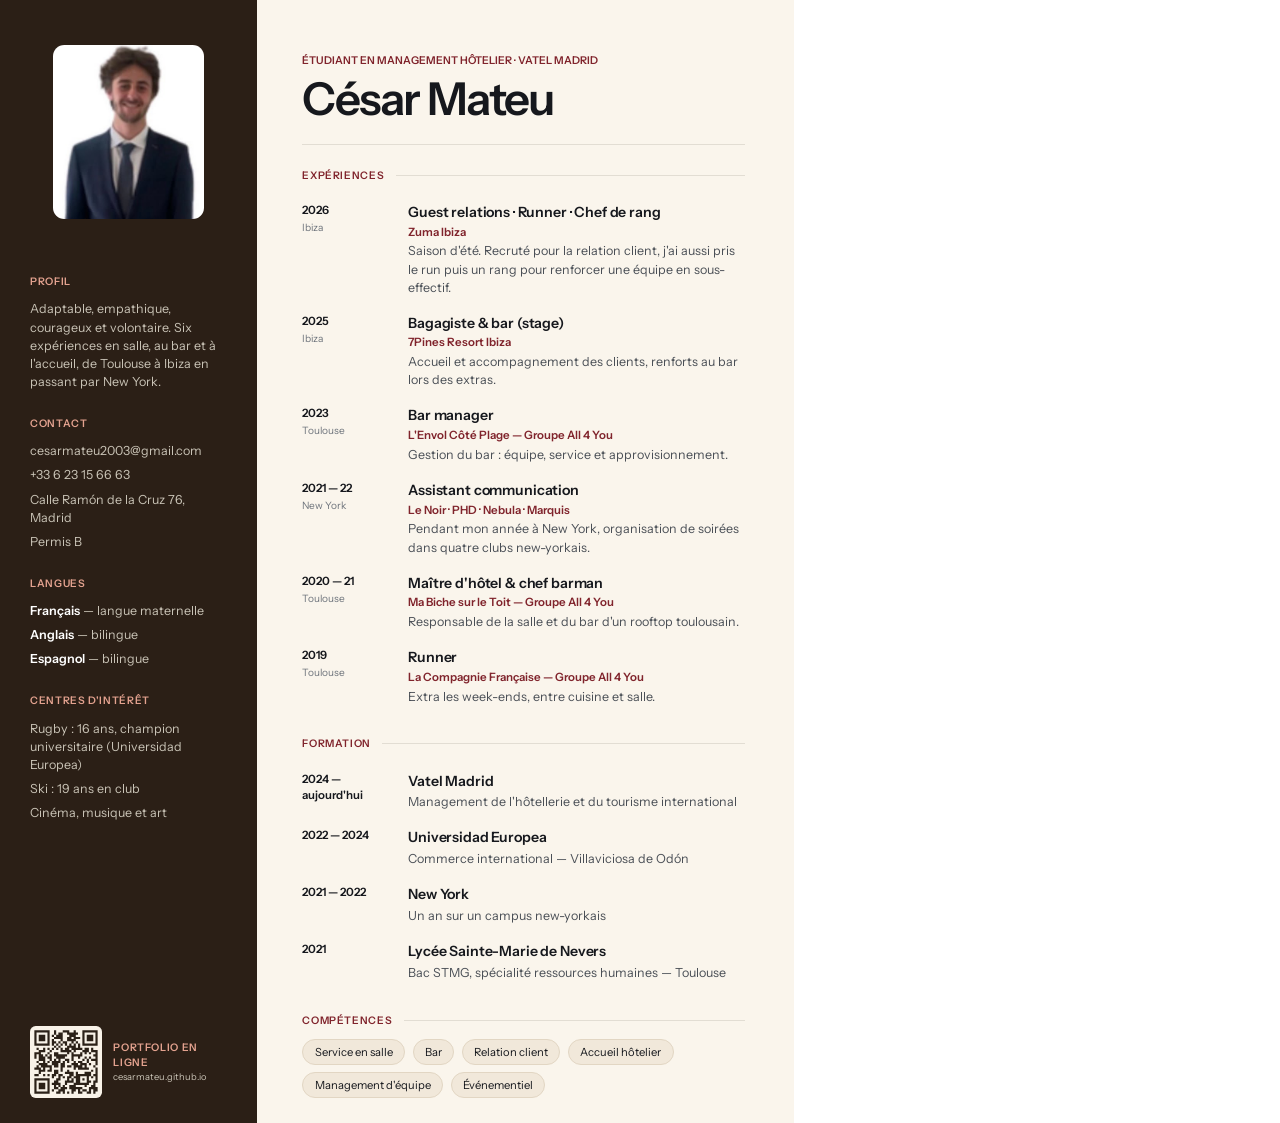
<file: cv/cv-fr.html>
<!doctype html>
<html lang="fr"><head><meta charset="utf-8"><title>CV — César Mateu</title>
<link rel="stylesheet" href="https://fonts.googleapis.com/css2?family=Instrument+Sans:wght@400..700&family=Instrument+Serif:ital@0;1&display=swap">
<link rel="stylesheet" href="cv.css"></head>
<body><div class="page">
  <aside>
    <img class="photo" src="../assets/portrait.jpg" alt="">
    <h3>Profil</h3><p>Adaptable, empathique, courageux et volontaire. Six expériences en salle, au bar et à l&#x27;accueil, de Toulouse à Ibiza en passant par New York.</p>
    <h3>Contact</h3>
    <ul><li>cesarmateu2003@gmail.com</li><li>+33 6 23 15 66 63</li><li>Calle Ramón de la Cruz 76, Madrid</li><li>Permis B</li></ul>
    <h3>Langues</h3><ul><li><b>Français</b> — langue maternelle</li><li><b>Anglais</b> — bilingue</li><li><b>Espagnol</b> — bilingue</li></ul>
    <h3>Centres d&#x27;intérêt</h3><ul><li>Rugby : 16 ans, champion universitaire (Universidad Europea)</li><li>Ski : 19 ans en club</li><li>Cinéma, musique et art</li></ul>
    <div class="qr"><img src="../assets/qr.svg" alt=""><p><b>Portfolio en ligne</b>cesarmateu.github.io</p></div>
  </aside>
  <section>
    <header><p class="kicker">Étudiant en management hôtelier · Vatel Madrid</p><h1>César Mateu</h1></header>
    <h2>Expériences</h2>
      <div class="item">
        <div class="item-when">2026<small>Ibiza</small></div>
        <div><h4>Guest relations · Runner · Chef de rang</h4><p class="where">Zuma Ibiza</p>
        <p>Saison d&#x27;été. Recruté pour la relation client, j&#x27;ai aussi pris le run puis un rang pour renforcer une équipe en sous-effectif.</p></div>
      </div>
      <div class="item">
        <div class="item-when">2025<small>Ibiza</small></div>
        <div><h4>Bagagiste &amp; bar (stage)</h4><p class="where">7Pines Resort Ibiza</p>
        <p>Accueil et accompagnement des clients, renforts au bar lors des extras.</p></div>
      </div>
      <div class="item">
        <div class="item-when">2023<small>Toulouse</small></div>
        <div><h4>Bar manager</h4><p class="where">L&#x27;Envol Côté Plage — Groupe All 4 You</p>
        <p>Gestion du bar : équipe, service et approvisionnement.</p></div>
      </div>
      <div class="item">
        <div class="item-when">2021 — 22<small>New York</small></div>
        <div><h4>Assistant communication</h4><p class="where">Le Noir · PHD · Nebula · Marquis</p>
        <p>Pendant mon année à New York, organisation de soirées dans quatre clubs new-yorkais.</p></div>
      </div>
      <div class="item">
        <div class="item-when">2020 — 21<small>Toulouse</small></div>
        <div><h4>Maître d&#x27;hôtel &amp; chef barman</h4><p class="where">Ma Biche sur le Toit — Groupe All 4 You</p>
        <p>Responsable de la salle et du bar d&#x27;un rooftop toulousain.</p></div>
      </div>
      <div class="item">
        <div class="item-when">2019<small>Toulouse</small></div>
        <div><h4>Runner</h4><p class="where">La Compagnie Française — Groupe All 4 You</p>
        <p>Extra les week-ends, entre cuisine et salle.</p></div>
      </div>
    <h2>Formation</h2>
      <div class="item">
        <div class="item-when">2024 — aujourd&#x27;hui</div>
        <div><h4>Vatel Madrid</h4><p>Management de l&#x27;hôtellerie et du tourisme international</p></div>
      </div>
      <div class="item">
        <div class="item-when">2022 — 2024</div>
        <div><h4>Universidad Europea</h4><p>Commerce international — Villaviciosa de Odón</p></div>
      </div>
      <div class="item">
        <div class="item-when">2021 — 2022</div>
        <div><h4>New York</h4><p>Un an sur un campus new-yorkais</p></div>
      </div>
      <div class="item">
        <div class="item-when">2021</div>
        <div><h4>Lycée Sainte-Marie de Nevers</h4><p>Bac STMG, spécialité ressources humaines — Toulouse</p></div>
      </div>
    <h2>Compétences</h2><div class="chips"><span>Service en salle</span><span>Bar</span><span>Relation client</span><span>Accueil hôtelier</span><span>Management d&#x27;équipe</span><span>Événementiel</span></div>
  </section>
</div></body></html>
</file>
<file: assets/style.css>
/* César Mateu — système inspiré de quentinhoarau.com, accent bordeaux */
:root {
  --c-page: 239 230 216;
  --c-surface: 248 242 232;
  --c-line: 221 208 188;
  --c-ink: 43 33 24;
  --c-ink-2: 94 80 66;
  --c-ink-3: 134 118 100;
  --c-accent: 128 36 44;
  --c-accent-2: 184 92 56;
  --c-on-accent: 255 255 255;
  --c-deep: 38 27 19;
  --radius-card: 1.25rem;
  --shadow-soft: 0 1px 2px rgba(60, 40, 20, .05), 0 8px 24px -12px rgba(60, 40, 20, .16);
  --shadow-lift: 0 2px 4px rgba(60, 40, 20, .06), 0 16px 40px -16px rgba(60, 40, 20, .24);
  --font: "Instrument Sans", Arial, sans-serif;
  --serif: "Instrument Serif", Georgia, serif;
  --gutter: 5vw;
  --ease: cubic-bezier(.22, .8, .2, 1);
  color-scheme: light;
}
:root[data-theme="dark"] {
  --c-page: 36 26 19;
  --c-surface: 47 35 26;
  --c-line: 74 58 44;
  --c-ink: 244 233 216;
  --c-ink-2: 204 188 166;
  --c-ink-3: 160 142 120;
  --c-accent: 222 150 124;
  --c-accent-2: 230 162 108;
  --c-on-accent: 36 22 14;
  --c-deep: 24 17 12;
  --shadow-soft: 0 0 0 1px rgba(255, 235, 210, .04);
  --shadow-lift: 0 0 0 1px rgba(255, 235, 210, .07), 0 18px 40px -20px rgba(0, 0, 0, .7);
  color-scheme: dark;
}

*, *::before, *::after { box-sizing: border-box; }
html { scroll-behavior: smooth; -webkit-text-size-adjust: 100%; }
body {
  margin: 0; background: rgb(var(--c-page)); color: rgb(var(--c-ink-2));
  font: 400 18px/1.6 var(--font); -webkit-font-smoothing: antialiased; overflow-x: hidden;
  transition: background .3s, color .3s;
}
img { max-width: 100%; display: block; }
a { color: inherit; text-decoration: none; }
button { font: inherit; color: inherit; background: none; border: 0; cursor: pointer; padding: 0; }
h1, h2, h3 { color: rgb(var(--c-ink)); font-weight: 600; margin: 0; letter-spacing: -.02em; line-height: 1.12; }
h2 { font-size: clamp(32px, 3.2vw, 44px); }
h3 { font-size: clamp(22px, 2.1vw, 30px); }
p { margin: 0; }
.wrap { max-width: 72rem; margin: 0 auto; padding: 0 var(--gutter); }
.skip { position: absolute; left: -999px; top: 8px; z-index: 200; background: rgb(var(--c-accent)); color: #fff; padding: 8px 14px; border-radius: 99px; }
.skip:focus { left: 8px; }
.eyebrow { color: rgb(var(--c-accent)); font-size: 14px; font-weight: 600; text-transform: uppercase; margin-bottom: 6px; }
.eyebrow-sm { color: rgb(var(--c-accent)); font-size: 12px; font-weight: 600; text-transform: uppercase; margin-bottom: 12px; }
.card { background: rgb(var(--c-surface)); border: 1px solid rgb(var(--c-line)); border-radius: var(--radius-card); box-shadow: var(--shadow-soft); }
.row { display: flex; flex-wrap: wrap; gap: 12px; align-items: center; }

/* ---------- boutons ---------- */
.btn {
  display: inline-flex; align-items: center; gap: 8px; height: 44px; padding: 0 20px; border-radius: 99px;
  font-size: 14px; font-weight: 600; white-space: nowrap; transition: background .2s, color .2s, border-color .2s, transform .2s var(--ease);
}
.btn:hover { transform: translateY(-1px); }
.btn-sm { height: 36px; padding: 0 14px; font-size: 13px; }
.btn-primary { background: rgb(var(--c-accent)); color: rgb(var(--c-on-accent)); }
.btn-primary:hover { background: rgb(var(--c-ink)); color: rgb(var(--c-page)); }
.btn-quiet { border: 1px solid rgb(var(--c-line)); background: rgb(var(--c-page)); color: rgb(var(--c-ink)); }
.btn-quiet:hover { border-color: rgb(var(--c-ink) / .35); background: rgb(var(--c-surface)); }
.btn-light { background: #f6ecdc; color: #2b2118; }
.btn-light:hover { background: #fff; }
.btn-outline { border: 1px solid rgba(255, 255, 255, .5); color: #fff; }
.btn-outline:hover { background: rgba(255, 255, 255, .1); border-color: #fff; }

/* ---------- nav pilule ---------- */
.nav-wrap { position: fixed; top: 14px; left: 0; right: 0; z-index: 100; display: flex; justify-content: center; pointer-events: none; padding: 0 12px; }
.nav-pill {
  pointer-events: auto; display: flex; align-items: center; gap: 6px; padding: 6px 6px 6px 18px; border-radius: 99px;
  background: rgb(var(--c-surface) / .82); backdrop-filter: blur(14px) saturate(1.4); -webkit-backdrop-filter: blur(14px) saturate(1.4);
  border: 1px solid rgb(var(--c-line) / .8); box-shadow: var(--shadow-lift); font-size: 15px;
  transform: translateY(-80px); opacity: 0; transition: transform .7s var(--ease), opacity .7s var(--ease);
}
.is-scrolled .nav-pill, .nav-wrap.show .nav-pill { transform: none; opacity: 1; }
.nav-name { color: rgb(var(--c-ink)); font-weight: 600; letter-spacing: -.025em; margin-right: 8px; }
.nav-links { display: flex; }
.nav-links a { padding: 6px 10px; color: rgb(var(--c-ink-2)); border-radius: 99px; transition: color .2s, background .2s; }
.nav-links a:hover, .nav-links a.on { color: rgb(var(--c-ink)); background: rgb(var(--c-ink) / .05); }
.btn-cv { height: 34px; padding: 0 16px; border-radius: 99px; background: rgb(var(--c-accent)); color: rgb(var(--c-on-accent)); font-size: 13px; font-weight: 600; margin: 0 4px; }
.btn-cv:hover { background: rgb(var(--c-ink)); color: rgb(var(--c-page)); }
.seg { display: flex; background: rgb(var(--c-ink) / .05); border-radius: 99px; padding: 3px; }
.seg a { font-size: 12px; font-weight: 600; padding: 5px 9px; border-radius: 99px; color: rgb(var(--c-ink-3)); }
.seg a[aria-current] { background: rgb(var(--c-surface)); color: rgb(var(--c-ink)); box-shadow: var(--shadow-soft); }
.theme { width: 34px; height: 34px; border-radius: 50%; display: grid; place-items: center; color: rgb(var(--c-ink-2)); }
.theme:hover { background: rgb(var(--c-ink) / .06); color: rgb(var(--c-ink)); }
@media (max-width: 860px) { .nav-links { display: none; } .nav-pill { font-size: 14px; padding-left: 14px; } }
@media (max-width: 400px) { .nav-name { display: none; } .nav-pill { padding-left: 6px; } }

/* ---------- hero ---------- */
.hero {
  position: relative; isolation: isolate; min-height: 100svh; background: rgb(var(--c-deep)); color: rgba(244, 239, 230, .78);
  display: flex; flex-direction: column; padding: 40px var(--gutter) 84px; overflow: hidden;
}
.hero-light {
  position: absolute; inset: 0; z-index: -1; pointer-events: none;
  background:
    radial-gradient(50% 60% at 8% 0%, rgba(214, 150, 70, .55), transparent 70%),
    radial-gradient(45% 45% at 50% 52%, rgba(196, 140, 70, .22), transparent 70%),
    linear-gradient(0deg, rgb(var(--c-deep)), rgb(var(--c-deep) / .2) 40%, rgb(var(--c-deep) / 0) 60%);
  animation: breathe 9s ease-in-out infinite alternate;
}
@keyframes breathe { to { opacity: .75; transform: scale(1.04); } }
.hero-top { display: flex; justify-content: space-between; gap: 16px; padding-top: 34px; }
.hero-label { font-size: 11px; font-weight: 600; letter-spacing: .06em; text-transform: uppercase; color: rgba(244, 239, 230, .78); position: relative; padding-top: 10px; }
.hero-label::before { content: ""; position: absolute; top: 0; left: 0; width: 18px; height: 1px; background: rgba(214, 150, 70, .9); }
.hero-label:last-child::before { left: auto; right: 0; }
.hero-mid { flex: 1; display: flex; flex-direction: column; align-items: center; justify-content: center; text-align: center; padding: 48px 0; }
.hero-name {
  font-family: var(--serif); font-weight: 400; color: #f6ecdc; letter-spacing: -.02em; line-height: .86;
  font-size: clamp(84px, 14.5vw, 232px); display: flex; flex-direction: column; align-items: center;
}
.hero-name .n1, .hero-name .n2 { display: block; padding: 0 .04em .06em; }
.hero-name .n2 { font-style: italic; color: #e8c58f; margin-top: -.06em; padding-left: .9em; }
.hero-name .l {
  display: inline-block; opacity: 0; filter: blur(14px); transform: translateY(.25em);
  transition: opacity 1.4s var(--ease), filter 1.4s var(--ease), transform 1.4s var(--ease);
  transition-delay: calc(var(--i) * 90ms + 450ms);
}
.ready .hero-name .l { opacity: 1; filter: none; transform: none; }
.hero-cities { margin-top: 26px; font-size: 13px; font-weight: 500; letter-spacing: .22em; text-transform: uppercase; color: rgba(244, 233, 216, .62); opacity: 0; transform: translateY(8px); transition: opacity 1.2s var(--ease) 1.6s, transform 1.2s var(--ease) 1.6s; }
.hero-cities b { color: #e8c58f; font-weight: 400; margin: 0 .5em; }
.ready .hero-cities { opacity: 1; transform: none; }
.hero-bio {
  position: absolute; left: var(--gutter); top: 50%; translate: 0 -50%; width: 15.5rem; text-align: left;
  font-size: 15px; line-height: 1.75; color: rgba(244, 239, 230, .72); padding-top: 18px;
  opacity: 0; transform: translateY(12px); transition: opacity 1.2s var(--ease) 1.4s, transform 1.2s var(--ease) 1.4s;
}
.hero-bio::before { content: ""; position: absolute; top: 0; left: 0; width: 18px; height: 1px; background: rgba(214, 150, 70, .9); }
.ready .hero-bio { opacity: 1; transform: none; }
@media (max-width: 1180px) {
  .hero-bio { position: static; translate: none; width: auto; max-width: 30rem; text-align: center; margin-top: 26px; font-size: 14px; padding-top: 0; }
  .hero-bio::before { display: none; }
}
.hero-bottom { display: flex; justify-content: center; align-items: flex-end; gap: 24px; flex-wrap: wrap; }
.hero-ctas { display: flex; gap: 10px; flex-wrap: wrap; }
.hero-top, .hero-bottom { opacity: 0; transform: translateY(12px); transition: opacity 1s var(--ease) .8s, transform 1s var(--ease) .8s; }
.ready .hero-top, .ready .hero-bottom { opacity: 1; transform: none; }
.scroll-cue { position: absolute; left: 50%; bottom: 20px; translate: -50% 0; display: grid; justify-items: center; gap: 4px; font-size: 10px; font-weight: 600; letter-spacing: .14em; text-transform: uppercase; color: rgba(244, 239, 230, .55); }
.scroll-cue svg { animation: bob 1.8s ease-in-out infinite; }
@keyframes bob { 50% { transform: translateY(4px); } }
@media (max-width: 760px) {
  .hero { padding-bottom: 36px; }
  .hero-name { font-size: clamp(76px, 24vw, 120px); }
  .hero-name .n2 { padding-left: .5em; }
  .hero-cities { font-size: 11px; letter-spacing: .14em; }
  .scroll-cue { display: none; }
  .hero-ctas .btn { flex: 1; justify-content: center; }
}

/* ---------- sections ---------- */
.sec { padding: 72px 0; }
@media (min-width: 768px) { .sec { padding: 104px 0; } }
.h2-lg { margin-bottom: 28px; }
.sec-head { display: flex; justify-content: space-between; align-items: flex-end; gap: 16px; }
.counter { color: rgb(var(--c-ink-3)); font-size: 15px; }
.counter b { color: rgb(var(--c-ink)); font-size: clamp(28px, 2.6vw, 36px); font-weight: 600; letter-spacing: -.02em; font-variant-numeric: tabular-nums; }
.caption { font-size: 14px; color: rgb(var(--c-ink-3)); border-top: 1px solid rgb(var(--c-line)); padding-top: 14px; margin-top: 28px; }
.spot { position: relative; isolation: isolate; }
.spot::after {
  content: ""; position: absolute; inset: 0; border-radius: inherit; pointer-events: none; z-index: 2; opacity: 0; transition: opacity .4s;
  background: radial-gradient(360px circle at var(--mx, 50%) var(--my, 50%), rgb(var(--c-accent-2) / .10), transparent 60%);
}
.dark-card.spot::after { background: radial-gradient(360px circle at var(--mx, 50%) var(--my, 50%), rgba(240, 190, 140, .12), transparent 60%); }
.spot:hover::after { opacity: 1; }
[data-reveal] { opacity: 0; transform: translateY(28px); transition: opacity .9s var(--ease), transform .9s var(--ease); }
[data-reveal].in { opacity: 1; transform: none; }

/* ---------- trajet (parcours) ---------- */
.route-sec { height: 360vh; position: relative; }
.route-pin { position: sticky; top: 0; height: 100svh; display: flex; align-items: center; padding: 84px 0 24px; overflow: hidden; }
.route-pin > .wrap { width: 100%; }
.route-head { display: flex; justify-content: space-between; align-items: flex-end; gap: 16px; }
.route-hint { font-size: 13px; color: rgb(var(--c-ink-3)); }
.route-hint span { display: inline-block; animation: bob 1.8s ease-in-out infinite; }
.route-map {
  margin-top: 18px; border-radius: var(--radius-card); border: 1px solid rgb(var(--c-line));
  background: radial-gradient(rgb(var(--c-ink) / .09) 1px, transparent 1.2px) 0 0 / 22px 22px, rgb(var(--c-surface));
  box-shadow: var(--shadow-soft); padding: 8px 12px; position: relative; overflow: hidden;
}
.route-map::after { content: ""; position: absolute; inset: 0; pointer-events: none; background: radial-gradient(70% 90% at 50% 50%, transparent 55%, rgb(var(--c-surface)) 100%); }
.route-map svg { width: 100%; height: min(32vh, 300px); display: block; overflow: visible; }
.route-ghost { fill: none; stroke: rgb(var(--c-ink) / .18); stroke-width: 2; stroke-dasharray: 2 9; stroke-linecap: round; }
.route-line { fill: none; stroke: rgb(var(--c-accent)); stroke-width: 3; stroke-linecap: round; }
.stop-dot { fill: rgb(var(--c-surface)); stroke: rgb(var(--c-ink) / .3); stroke-width: 2; transition: fill .4s, stroke .4s; }
.stop-halo { fill: rgb(var(--c-accent) / .14); transform: scale(0); transform-box: fill-box; transform-origin: center; transition: transform .5s var(--ease); }
.stop-code { font: 600 13px var(--font); letter-spacing: .14em; fill: rgb(var(--c-ink-3)); text-anchor: middle; transition: fill .4s; }
.stop-city { font: 400 26px var(--serif); fill: rgb(var(--c-ink-3)); text-anchor: middle; transition: fill .4s; paint-order: stroke; stroke: rgb(var(--c-surface)); stroke-width: 8px; stroke-linejoin: round; }
.stop-code { paint-order: stroke; stroke: rgb(var(--c-surface)); stroke-width: 6px; }
.stop.on .stop-dot { fill: rgb(var(--c-accent)); stroke: rgb(var(--c-accent)); }
.stop.on .stop-code { fill: rgb(var(--c-accent)); }
.stop.on .stop-city { fill: rgb(var(--c-ink)); }
.stop.cur .stop-halo { transform: scale(1); animation: halo 1.8s ease-out infinite; }
@keyframes halo { 0% { opacity: 1; } 100% { opacity: 0; transform: scale(1.9); } }
.plane { transition: opacity .3s; }
.plane.done { opacity: 0; }
.plane path { fill: rgb(var(--c-ink)); }
.legs { position: relative; margin-top: 22px; min-height: 230px; }
.leg {
  position: absolute; inset: 0 0 auto; display: grid; grid-template-columns: minmax(0, 1fr) minmax(0, 1.25fr); gap: clamp(24px, 4vw, 64px);
  opacity: 0; transform: translateY(18px); transition: opacity .55s var(--ease), transform .55s var(--ease); pointer-events: none;
}
.leg.is-on { opacity: 1; transform: none; pointer-events: auto; }
.leg-meta { font-size: 12px; font-weight: 600; letter-spacing: .08em; text-transform: uppercase; color: rgb(var(--c-accent)); }
.leg-city { font: 400 clamp(56px, 6.4vw, 96px)/.95 var(--serif); letter-spacing: -.02em; margin: 6px 0 4px; }
.leg-title { font: italic 400 clamp(20px, 1.9vw, 26px)/1.2 var(--serif); color: rgb(var(--c-ink-2)); }
.leg-body ul { list-style: none; margin: 0; padding: 0; border-top: 1px solid rgb(var(--c-line)); }
.leg-body li { display: grid; grid-template-columns: 1fr auto; column-gap: 16px; padding: 12px 0; border-bottom: 1px solid rgb(var(--c-line)); }
.it-role { color: rgb(var(--c-ink)); font-weight: 600; font-size: 17px; }
.it-venue { grid-column: 1; font-size: 14px; color: rgb(var(--c-ink-3)); }
.it-year { grid-column: 2; grid-row: 1 / span 2; align-self: center; font-size: 13px; font-weight: 600; color: rgb(var(--c-accent)); white-space: nowrap; }
.leg-note { margin-top: 12px; font-size: 15px; color: rgb(var(--c-ink-2)); }
.leg-more { display: inline-flex; align-items: center; gap: 6px; margin-top: 12px; font-size: 13px; font-weight: 600; color: rgb(var(--c-accent)); border-bottom: 1px solid rgb(var(--c-accent) / .3); padding-bottom: 2px; transition: gap .25s var(--ease), border-color .25s; }
.leg-more:hover { gap: 10px; border-color: rgb(var(--c-accent)); }
.leg.is-on .leg-body li { animation: rise .6s var(--ease) both; }
.leg.is-on .leg-body li:nth-child(2) { animation-delay: .08s; }
.leg.is-on .leg-body li:nth-child(3) { animation-delay: .16s; }
@keyframes rise { from { opacity: 0; transform: translateY(10px); } }
@media (max-width: 860px) {
  .route-sec { height: 340vh; }
  .route-pin { padding: 76px 0 16px; align-items: flex-start; }
  .route-hint { display: none; }

  .route-map { margin-top: 12px; padding: 4px 6px; }
  .route-map svg { height: 150px; }
  .stop-city { font-size: 50px; stroke-width: 12px; }
  .stop-code { font-size: 28px; }
  .stop-dot { r: 12px; }
  .plane path { transform: scale(1.8); }
  .legs { margin-top: 14px; }
  .leg { grid-template-columns: 1fr; gap: 10px; }
  .leg-city { font-size: 52px; }
  .leg-title { font-size: 18px; }
  .it-role { font-size: 15px; }
  .leg-body li { padding: 8px 0; }
  .leg-note { font-size: 13px; margin-top: 8px; }
  .leg-more { margin-top: 8px; font-size: 12px; }
}

/* ---------- bandeau défilant ---------- */
.marquee { overflow: hidden; border-block: 1px solid rgb(var(--c-line)); padding: 18px 0; mask-image: linear-gradient(90deg, transparent, #000 8%, #000 92%, transparent); -webkit-mask-image: linear-gradient(90deg, transparent, #000 8%, #000 92%, transparent); }
.marquee-track { display: flex; width: max-content; gap: 28px; align-items: center; animation: marquee 48s linear infinite; font: italic 400 clamp(22px, 2.2vw, 30px)/1 var(--serif); color: rgb(var(--c-ink-2)); white-space: nowrap; }
.marquee-track b { font: 400 13px var(--font); color: rgb(var(--c-accent-2)); }
.marquee:hover .marquee-track { animation-play-state: paused; }
@keyframes marquee { to { transform: translateX(-50%); } }

/* ---------- expériences : Zuma + 7Pines ---------- */
[id] { scroll-margin-top: 90px; }
.exp-grid { display: grid; grid-template-columns: 1.1fr 1fr; gap: 20px; align-items: stretch; }
.dark-card {
  position: relative; overflow: hidden; border-radius: var(--radius-card); background: rgb(var(--c-deep)); color: rgba(244, 233, 216, .75);
  padding: clamp(24px, 3vw, 40px); display: flex; flex-direction: column;
}
.dark-card::before { content: ""; position: absolute; inset: 0; background: radial-gradient(60% 80% at 100% 0%, rgba(196, 74, 58, .28), transparent 70%), radial-gradient(40% 60% at 0% 100%, rgba(214, 150, 70, .16), transparent 70%); pointer-events: none; }
.dark-card > * { position: relative; }
.dark-card h3 { color: #f6f1e8; font-size: clamp(24px, 2.4vw, 32px); margin: 16px 0 10px; }
.dark-card p { font-size: 15px; }
.chip-live { align-self: flex-start; display: inline-flex; align-items: center; gap: 8px; font-size: 12px; font-weight: 600; letter-spacing: .04em; text-transform: uppercase; color: #f0b9a6; background: rgba(196, 74, 58, .14); border: 1px solid rgba(196, 74, 58, .3); padding: 6px 12px; border-radius: 99px; }
.chip-live i { width: 7px; height: 7px; border-radius: 50%; background: #ef8a6f; box-shadow: 0 0 0 0 rgba(239, 138, 111, .6); animation: pulse 1.8s infinite; }
@keyframes pulse { 70% { box-shadow: 0 0 0 8px rgba(239, 138, 111, 0); } 100% { box-shadow: 0 0 0 0 rgba(239, 138, 111, 0); } }
.zuma-name { margin-top: auto; padding-top: 20px; color: #f6f1e8; font-weight: 600; font-size: 17px !important; }
.zuma-name span { color: rgba(244, 239, 230, .5); font-weight: 400; }
.roles { list-style: none; margin: 22px 0 0; padding: 0; display: grid; gap: 8px; position: relative; }
.roles::before { content: ""; position: absolute; left: 25px; top: 24px; bottom: 24px; width: 1px; background: rgba(255, 255, 255, .12); }
.roles li {
  display: flex; align-items: center; gap: 14px; padding: 10px 16px 10px 10px; border-radius: 14px;
  background: rgba(255, 255, 255, .04); border: 1px solid rgba(255, 255, 255, .08); position: relative;
  opacity: .35; transform: translateX(14px); transition: opacity .6s var(--ease), transform .6s var(--ease), background .6s, border-color .6s;
}
.roles li.on { opacity: 1; transform: none; }
.roles li.cur { background: rgba(196, 74, 58, .14); border-color: rgba(239, 138, 111, .45); }
.role-n { width: 30px; height: 30px; flex: none; border-radius: 50%; display: grid; place-items: center; font-size: 12px; font-weight: 600; background: rgb(var(--c-deep)); color: #f0cf8c; border: 1px solid rgba(240, 207, 140, .35); }
.roles strong { display: block; color: #f6f1e8; font-size: 16px; line-height: 1.3; }
.roles small { font-size: 13px; color: rgba(244, 239, 230, .55); }

.pines { padding: 14px; display: flex; flex-direction: column; }
.pines-copy { padding: 18px 12px 10px; }
.pines-copy h3 { font-size: clamp(22px, 2vw, 28px); margin-bottom: 10px; }
.pines-copy > p { font-size: 15px; }
.bullets { margin: 14px 0 0; padding: 0; list-style: none; display: grid; gap: 6px; font-size: 14px; }
.bullets li { position: relative; padding-left: 18px; }
.bullets li::before { content: ""; position: absolute; left: 0; top: .65em; width: 6px; height: 6px; border-radius: 50%; background: rgb(var(--c-accent)); }
.pines-visual {
  position: relative; aspect-ratio: 16 / 9; border-radius: 12px; display: grid; place-items: center; overflow: hidden;
  background: linear-gradient(160deg, #e6d6bd, #cdb593); transition: transform .5s var(--ease); transform-style: preserve-3d;
}
:root[data-theme="dark"] .pines-visual { background: linear-gradient(160deg, #3a2b20, #22180f); }
.keycard {
  width: 52%; aspect-ratio: 1.586; border-radius: 12px; padding: 5% 6%; display: flex; flex-direction: column; justify-content: space-between;
  background: linear-gradient(135deg, #18352b, #0d1f19 60%, #234a3a); color: #efe6d2; box-shadow: 0 30px 50px -20px rgba(0, 0, 0, .55), inset 0 0 0 1px rgba(255, 255, 255, .08);
  transform: rotate(-8deg) translate(-12%, -2%); position: relative; z-index: 1; overflow: hidden;
}
.keycard::after { content: ""; position: absolute; inset: 0; background: linear-gradient(115deg, transparent 35%, rgba(255, 255, 255, .16) 50%, transparent 65%); background-size: 250% 100%; animation: shine 4.5s ease-in-out infinite; }
@keyframes shine { 0%, 40% { background-position: 130% 0; } 100% { background-position: -30% 0; } }
.keycard-top { display: flex; justify-content: space-between; align-items: baseline; font-size: 9px; letter-spacing: .14em; opacity: .75; }
.keycard-logo { font-size: clamp(14px, 1.6vw, 18px); font-weight: 600; letter-spacing: .3em; opacity: 1; color: #e6c88d; }
.keycard-chip { width: 16%; aspect-ratio: 1.3; border-radius: 4px; background: linear-gradient(135deg, #e6c88d, #9c7a3f); }
.keycard-bottom { display: flex; justify-content: space-between; font-size: 12px; font-weight: 600; }
.keycard-bottom b { color: #e6c88d; }
.luggage {
  position: absolute; right: 14%; bottom: 8%; width: 17%; aspect-ratio: .62; border-radius: 10px 10px 8px 8px; background: #b5462f; color: #fff;
  display: grid; place-content: center; text-align: center; transform: rotate(10deg); box-shadow: 0 20px 30px -14px rgba(0, 0, 0, .5); z-index: 2;
  animation: swing 4s ease-in-out infinite; transform-origin: 50% -10%;
}
.luggage::before { content: ""; position: absolute; top: 8%; left: 50%; width: 14%; aspect-ratio: 1; margin-left: -7%; border-radius: 50%; background: rgba(0, 0, 0, .25); }
.luggage span { font-size: clamp(15px, 1.6vw, 22px); font-weight: 700; letter-spacing: .04em; }
.luggage small { font-size: 10px; opacity: .8; }
@keyframes swing { 50% { transform: rotate(4deg); } }
@media (max-width: 860px) { .exp-grid { grid-template-columns: 1fr; } }

/* ---------- New York (une carte : chiffres + flyers) ---------- */
.ny-card { margin-top: 20px; padding: clamp(24px, 3vw, 40px); display: grid; grid-template-columns: 1.6fr 1fr; gap: clamp(20px, 3vw, 40px); align-items: center; overflow: hidden; }
.ny-stats { display: grid; grid-template-columns: repeat(3, 1fr); gap: 24px; }
.ny-stat { border-top: 1px solid rgb(var(--c-line)); padding-top: 14px; }
.big-n { font-size: clamp(56px, 6vw, 84px); line-height: .9; font-weight: 600; letter-spacing: -.05em; color: rgb(var(--c-accent-2)); }
.ny-stat h3 { font-size: 17px; margin: 8px 0 6px; letter-spacing: -.01em; }
.ny-stat p:last-child { font-size: 14px; line-height: 1.5; }
.flyers { position: relative; height: 230px; }
.flyer {
  position: absolute; left: 50%; top: 50%; width: 120px; aspect-ratio: .7; margin: -86px 0 0 -60px;
  border-radius: 10px; padding: 12px; display: flex; flex-direction: column; justify-content: space-between; color: #fff;
  box-shadow: 0 24px 40px -20px rgba(0, 0, 0, .55); transition: transform .7s var(--ease);
}
.flyer strong { font-size: 22px; line-height: .95; letter-spacing: -.03em; }
.flyer-k, .flyer-d { font-size: 9px; font-weight: 600; letter-spacing: .12em; text-transform: uppercase; opacity: .75; }
.f0 { background: linear-gradient(160deg, #1b1b1f, #000); transform: rotate(-3deg); }
.f1 { background: linear-gradient(160deg, #c44a3a, #6b1f1a); transform: rotate(2deg); }
.f2 { background: linear-gradient(160deg, #3b2a6b, #120c2b); transform: rotate(-1deg); }
.f3 { background: linear-gradient(160deg, #d9a54c, #7a5214); transform: rotate(4deg); }
.ny-card .flyer { transition: transform 1s var(--ease); }
.ny-card .f1 { transition-delay: .08s; } .ny-card .f2 { transition-delay: .16s; } .ny-card .f3 { transition-delay: .24s; }
.ny-card.in .f0 { transform: translate(-58%, -6%) rotate(-12deg); }
.ny-card.in .f1 { transform: translate(-20%, 4%) rotate(-4deg); }
.ny-card.in .f2 { transform: translate(20%, -4%) rotate(5deg); }
.ny-card.in .f3 { transform: translate(58%, 6%) rotate(13deg); }
.ny-card.in:hover .flyer { transition-delay: 0s; }
.ny-card.in:hover .f0 { transform: translate(-84%, -10%) rotate(-16deg); }
.ny-card.in:hover .f1 { transform: translate(-30%, 0) rotate(-6deg); }
.ny-card.in:hover .f2 { transform: translate(30%, -8%) rotate(7deg); }
.ny-card.in:hover .f3 { transform: translate(84%, 4%) rotate(17deg); }
.big-n { font-variant-numeric: tabular-nums; }

/* ---------- All 4 You (progression) ---------- */
.proj { padding: clamp(24px, 3vw, 40px); margin-top: 20px; }
.proj-head { display: flex; justify-content: space-between; align-items: flex-start; gap: 16px; flex-wrap: wrap; }
.proj-head h3 { font-size: clamp(22px, 2.2vw, 30px); }
.proj-sub { color: rgb(var(--c-ink-3)); font-size: 15px; margin-top: 4px; }
.proj-p { margin: 14px 0 0; max-width: 42rem; font-size: 15px; }
.proj-steps { margin-top: 26px; }
.steps-h { font-size: 12px; font-weight: 600; text-transform: uppercase; color: rgb(var(--c-ink-3)); margin-bottom: 16px; }
.proj-steps ol { list-style: none; margin: 0; padding: 0; display: grid; grid-template-columns: repeat(4, 1fr); gap: 20px; position: relative; }
.proj-steps ol::before, .proj-steps ol::after { content: ""; position: absolute; left: 11px; right: 11px; top: 11px; height: 2px; background: rgb(var(--c-line)); }
.proj-steps ol::after { background: rgb(var(--c-accent)); transform: scaleX(0); transform-origin: left; transition: transform 1.6s var(--ease) .3s; }
.proj.in .proj-steps ol::after { transform: scaleX(1); }
.proj-steps li { position: relative; z-index: 1; display: grid; gap: 4px; opacity: .3; transform: translateY(8px); transition: opacity .6s var(--ease), transform .6s var(--ease); transition-delay: calc(var(--k) * .38s + .3s); }
.proj.in .proj-steps li { opacity: 1; transform: none; }
.step-n { width: 24px; height: 24px; border-radius: 50%; display: grid; place-items: center; font-size: 11px; font-weight: 600; background: rgb(var(--c-surface)); color: rgb(var(--c-accent)); border: 2px solid rgb(var(--c-accent)); margin-bottom: 8px; }
.proj-steps li:last-child .step-n { background: rgb(var(--c-accent)); color: rgb(var(--c-on-accent)); }
.proj-steps strong { color: rgb(var(--c-ink)); font-size: 16px; line-height: 1.25; }
.proj-steps small { font-size: 13px; color: rgb(var(--c-ink-3)); line-height: 1.4; }
@media (max-width: 860px) {
  .proj-steps ol { grid-template-columns: 1fr; gap: 14px; padding-left: 36px; }
  .proj-steps ol::before, .proj-steps ol::after { left: 11px; right: auto; top: 12px; bottom: 12px; width: 2px; height: auto; }
  .proj-steps ol::after { transform: scaleY(0); transform-origin: top; }
  .proj.in .proj-steps ol::after { transform: scaleY(1); }
  .step-n { position: absolute; left: -36px; top: 0; }
}

@media (max-width: 860px) {
  .ny-card { grid-template-columns: 1fr; }
  .ny-stats { grid-template-columns: 1fr; gap: 16px; }
  .ny-stat { display: grid; grid-template-columns: 72px 1fr; column-gap: 16px; }
  .ny-stat .big-n { grid-row: span 2; font-size: 60px; }
  .ny-stat h3 { margin-top: 0; }
  .flyers { height: 200px; }
}

/* ---------- formation + à côté ---------- */
.tags { display: flex; flex-wrap: wrap; gap: 6px; }
.tag { font-size: 12px; font-weight: 500; color: rgb(var(--c-ink)); border: 1px solid rgb(var(--c-line)); background: rgb(var(--c-page)); padding: 4px 10px; border-radius: 99px; white-space: nowrap; letter-spacing: 0; vertical-align: middle; }
.tag-live { color: rgb(var(--c-accent)); border-color: rgb(var(--c-accent) / .35); background: rgb(var(--c-accent) / .06); }
.edu-layout { display: grid; grid-template-columns: 1.5fr 1fr; gap: 20px; align-items: start; }
.edu-list { list-style: none; margin: 0; padding: 4px clamp(20px, 2.4vw, 32px); }
.edu-list > li { border-bottom: 1px solid rgb(var(--c-line)); }
.edu-list > li:last-child { border-bottom: 0; }
.edu-row summary { list-style: none; display: grid; grid-template-columns: 7.5rem 1fr 28px; column-gap: 20px; padding: 20px 0; cursor: pointer; }
.edu-row summary::-webkit-details-marker { display: none; }
.edu-row h3 { font-size: 19px; letter-spacing: -.01em; line-height: 1.3; transition: color .2s; }
.edu-row summary:hover h3 { color: rgb(var(--c-accent)); }
.edu-years { font-size: 13px; font-weight: 600; color: rgb(var(--c-accent)); padding-top: 3px; }
.edu-prog { color: rgb(var(--c-ink-3)); font-size: 14px; margin-top: 2px; }
.edu-plus { width: 28px; height: 28px; border-radius: 50%; border: 1px solid rgb(var(--c-line)); position: relative; transition: background .2s; }
.edu-plus::before, .edu-plus::after { content: ""; position: absolute; left: 50%; top: 50%; width: 10px; height: 1.5px; margin: -.75px 0 0 -5px; background: rgb(var(--c-ink)); }
.edu-plus::after { transform: rotate(90deg); transition: transform .35s var(--ease); }
.edu-row[open] .edu-plus { background: rgb(var(--c-ink) / .05); }
.edu-row[open] .edu-plus::after { transform: rotate(0); }
.edu-more { margin: -6px 0 0 calc(7.5rem + 20px); padding: 0 48px 20px 0; display: grid; gap: 12px; }
.edu-more p { font-size: 15px; }
.edu-row[open] .edu-more { animation: rise .45s var(--ease) both; }
.side { display: grid; gap: 20px; }
.side-card { padding: clamp(20px, 2.4vw, 28px); }
.skills { gap: 8px; }
.skills .tag { font-size: 13px; padding: 6px 12px; }
.langs-list { list-style: none; margin: 0; padding: 0; }
.langs-list li { display: flex; justify-content: space-between; align-items: baseline; gap: 12px; padding: 9px 0; border-bottom: 1px solid rgb(var(--c-line)); font-size: 15px; }
.langs-list li:last-child { border-bottom: 0; padding-bottom: 0; }
.langs-list li:first-child { padding-top: 0; }
.langs-list strong { color: rgb(var(--c-ink)); font-weight: 600; }
.langs-list span { color: rgb(var(--c-ink-3)); font-size: 14px; }

.statement-band { background: rgb(var(--c-deep)); color: rgba(244, 233, 216, .75); padding: clamp(64px, 8vw, 104px) 0; position: relative; overflow: hidden; }
.statement-band::before { content: ""; position: absolute; inset: 0; background: radial-gradient(50% 80% at 0% 100%, rgba(214, 150, 70, .2), transparent 70%), radial-gradient(40% 70% at 100% 0%, rgba(196, 74, 58, .18), transparent 70%); pointer-events: none; }
.statement-band .eyebrow-sm { color: #e8c58f; }
.statement-grid { position: relative; display: grid; grid-template-columns: 1.2fr 1fr; gap: clamp(28px, 5vw, 72px); align-items: end; }
.h-xl { font-family: var(--serif); font-weight: 400; color: #f6ecdc; font-size: clamp(56px, 7.6vw, 112px); line-height: .92; letter-spacing: -.025em; }
.u { position: relative; display: inline-block; font-style: italic; color: #e8c58f; }
.u svg { position: absolute; left: 0; right: 0; bottom: -.08em; width: 100%; height: .16em; overflow: visible; }
.u path { fill: none; stroke: rgb(var(--c-accent-2)); stroke-width: 5; stroke-linecap: round; stroke-dasharray: 320; stroke-dashoffset: 320; transition: stroke-dashoffset 1.2s var(--ease) .4s; }
.in .u path { stroke-dashoffset: 0; }
.statement-p { font-size: 17px; max-width: 30rem; }
.off-stats { list-style: none; margin: 24px 0 0; padding: 18px 0 0; display: grid; grid-template-columns: repeat(3, 1fr); gap: 16px; border-top: 1px solid rgba(255, 255, 255, .12); }
.off-stats li { display: grid; gap: 2px; }
.off-stats strong { font-size: clamp(22px, 2.2vw, 30px); color: #f6ecdc; letter-spacing: -.02em; font-weight: 600; line-height: 1.15; }
.off-stats span { font-size: 13px; color: rgba(244, 233, 216, .55); line-height: 1.3; }
@media (max-width: 860px) {
  .edu-layout, .statement-grid { grid-template-columns: 1fr; }
  .edu-row summary { grid-template-columns: 1fr 28px; row-gap: 4px; }
  .edu-years { grid-column: 1 / -1; }
  .edu-more { margin-left: 0; padding-right: 0; }
}

/* ---------- contact + CV ---------- */
.site-footer { padding: 0 0 40px; }
.contact-card { display: grid; grid-template-columns: 1.4fr 1fr; gap: clamp(24px, 4vw, 56px); align-items: center; padding: clamp(24px, 4vw, 48px); overflow: hidden; }
.contact-card h2 { font-size: clamp(30px, 3vw, 40px); margin-top: 4px; }
.footer-p { margin-top: 12px; font-size: 16px; max-width: 32rem; }
.contact-card .row { margin-top: 24px; }
.contact-card .cv-langs { margin-top: 14px; gap: 8px; }
.cv-langs-l { font-size: 12px; font-weight: 600; letter-spacing: .08em; color: rgb(var(--c-ink-3)); margin-right: 4px; }
.sheet { display: block; justify-self: center; width: min(100%, 260px); border-radius: 6px; overflow: hidden; background: #fff; box-shadow: 0 1px 0 rgba(0, 0, 0, .04), var(--shadow-lift), 0 40px 60px -30px rgba(20, 24, 32, .35); transform: rotate(3deg); transition: transform .5s var(--ease); cursor: zoom-in; }
.sheet img { width: 100%; height: auto; }
.sheet:hover { transform: rotate(0) translateY(-6px) scale(1.02); }
@media (max-width: 860px) { .contact-card { grid-template-columns: 1fr; } .sheet { width: min(100%, 240px); } }
.cv-modal { border: 0; padding: 0; border-radius: 16px; width: min(760px, 94vw); max-height: 92vh; background: rgb(var(--c-surface)); color: rgb(var(--c-ink)); box-shadow: var(--shadow-lift); overflow: auto; }
.cv-modal::backdrop { background: rgba(30, 20, 12, .6); backdrop-filter: blur(6px); }
.cv-modal[open] { animation: pop .35s var(--ease); }
@keyframes pop { from { opacity: 0; transform: translateY(16px) scale(.98); } }
.cv-modal-bar { position: sticky; top: 0; display: flex; justify-content: space-between; align-items: center; gap: 12px; padding: 12px 14px 12px 20px; background: rgb(var(--c-surface) / .92); backdrop-filter: blur(10px); border-bottom: 1px solid rgb(var(--c-line)); z-index: 1; font-size: 15px; }
.cv-modal img { width: 100%; height: auto; }
.copyright { margin-top: 28px; font-size: 14px; color: rgb(var(--c-ink-3)); text-align: center; }

@media (prefers-reduced-motion: reduce) {
  *, *::before, *::after { animation: none !important; transition: none !important; }
  [data-reveal], .proj-steps li, .hero-bio, .hero-top, .hero-bottom, .hero-cities, .roles li, .leg.is-on { opacity: 1 !important; transform: none !important; }
  .hero-name .l { opacity: 1; filter: none; transform: none; }
  .proj-steps ol::after { transform: none !important; }
  .ny-card .f0 { transform: translate(-58%, -6%) rotate(-12deg); } .ny-card .f1 { transform: translate(-20%, 4%) rotate(-4deg); }
  .ny-card .f2 { transform: translate(20%, -4%) rotate(5deg); } .ny-card .f3 { transform: translate(58%, 6%) rotate(13deg); }
}

/* ---------- QR code ---------- */
.qr-tile { margin-top: 22px; display: inline-flex; align-items: center; gap: 14px; padding: 8px 18px 8px 8px; border-radius: 16px; border: 1px solid rgb(var(--c-line)); background: rgb(var(--c-page)); text-align: left; transition: border-color .2s, transform .25s var(--ease), box-shadow .25s; }
.qr-tile:hover { border-color: rgb(var(--c-ink) / .3); transform: translateY(-2px); box-shadow: var(--shadow-soft); }
.qr-tile img { width: 72px; height: 72px; border-radius: 8px; }
.qr-tile span { display: grid; gap: 2px; }
.qr-tile strong { color: rgb(var(--c-ink)); font-size: 15px; font-weight: 600; }
.qr-tile small { color: rgb(var(--c-ink-3)); font-size: 13px; }
.qr-modal { border: 0; border-radius: 24px; padding: 28px; width: min(380px, 92vw); background: #f8f2e8; color: #2b2118; text-align: center; box-shadow: var(--shadow-lift); }
.qr-modal::backdrop { background: rgba(30, 20, 12, .7); backdrop-filter: blur(6px); }
.qr-modal[open] { animation: pop .35s var(--ease); }
.qr-modal img { width: 100%; height: auto; }
.qr-name { font: 400 34px/1 var(--serif); margin-top: 10px; }
.qr-url { font-size: 13px; color: #867664; margin-top: 6px; }
.qr-modal .row { justify-content: center; margin-top: 20px; }

.qr-btn {
  position: fixed; left: 20px; bottom: 20px; z-index: 90; height: 54px; padding: 0 22px 0 16px; border-radius: 99px; display: inline-flex; align-items: center; gap: 10px;
  background: rgb(var(--c-accent)); color: rgb(var(--c-on-accent)); font-size: 15px; font-weight: 600; white-space: nowrap;
  box-shadow: 0 0 0 1px rgb(255 255 255 / .14), 0 14px 32px -10px rgb(var(--c-accent) / .75), 0 4px 10px rgba(0, 0, 0, .2);
  transition: transform .25s var(--ease), background .2s, color .2s;
}
.qr-btn svg { width: 22px; height: 22px; }
.qr-btn::before { content: ""; position: absolute; inset: 0; border-radius: inherit; animation: phone-ping 2.6s ease-out infinite; pointer-events: none; }
.qr-btn:hover { transform: translateY(-2px); background: rgb(var(--c-ink)); color: rgb(var(--c-page)); }
.in-frame .qr-btn { display: none; }
@media (max-width: 600px) { .qr-btn { left: 16px; bottom: 16px; height: 50px; font-size: 14px; } }

/* ---------- aperçu mobile ---------- */
.phone-btn {
  position: fixed; right: 20px; bottom: 20px; z-index: 90; height: 50px; padding: 0 20px 0 16px; border-radius: 99px; display: inline-flex; align-items: center; gap: 10px;
  background: rgb(var(--c-accent)); color: rgb(var(--c-on-accent)); font-size: 14px; font-weight: 600; white-space: nowrap;
  box-shadow: 0 0 0 1px rgb(255 255 255 / .12), 0 14px 32px -10px rgb(var(--c-accent) / .7), 0 4px 10px rgba(0, 0, 0, .18);
  transition: transform .25s var(--ease), background .2s, color .2s, bottom .5s var(--ease);
}
.phone-btn::before { content: ""; position: absolute; inset: 0; border-radius: inherit; box-shadow: 0 0 0 0 rgb(var(--c-accent) / .55); animation: phone-ping 2.6s ease-out infinite; pointer-events: none; }
@keyframes phone-ping { 0% { box-shadow: 0 0 0 0 rgb(var(--c-accent) / .55); } 70%, 100% { box-shadow: 0 0 0 14px rgb(var(--c-accent) / 0); } }
.phone-btn:hover { transform: translateY(-2px); background: rgb(var(--c-ink)); color: rgb(var(--c-page)); }
.in-frame .phone-btn { display: none; }
.phone-modal { border: 0; padding: 0; background: none; overflow: visible; max-width: none; max-height: none; width: calc(414px * var(--s, 1)); height: calc(868px * var(--s, 1)); }
.phone-modal::backdrop { background: rgba(30, 20, 12, .65); backdrop-filter: blur(6px); }
.phone-modal[open] { animation: pop .35s var(--ease); }
.phone {
  position: relative; width: 414px; height: 868px; padding: 12px; border-radius: 54px; background: #15100c;
  box-shadow: inset 0 0 0 2px #3a2e24, 0 40px 80px -30px rgba(0, 0, 0, .7); transform: scale(var(--s, 1)); transform-origin: 0 0;
}
.phone { display: flex; flex-direction: column; }
.phone iframe { width: 390px; height: 800px; border: 0; border-radius: 0 0 42px 42px; display: block; background: rgb(var(--c-page)); }
.phone-status { height: 44px; flex: none; border-radius: 42px 42px 0 0; background: rgb(var(--c-deep)); color: #f6ecdc; display: flex; align-items: center; justify-content: space-between; padding: 6px 30px 0 34px; font: 600 15px var(--font); }
.phone-icons { display: flex; align-items: flex-end; gap: 2px; }
.phone-icons i { width: 3px; background: #f6ecdc; border-radius: 1px; }
.phone-icons i:nth-child(1) { height: 5px; } .phone-icons i:nth-child(2) { height: 8px; } .phone-icons i:nth-child(3) { height: 11px; }
.phone-icons b { width: 22px; height: 11px; margin-left: 6px; border-radius: 3px; border: 1.5px solid #f6ecdc; box-shadow: inset 0 0 0 1.5px rgb(var(--c-deep)); background: #f6ecdc; }
.phone-notch { position: absolute; top: 20px; left: 50%; width: 104px; height: 28px; margin-left: -52px; border-radius: 20px; background: #15100c; z-index: 1; pointer-events: none; }
.phone-close {
  position: fixed; top: 18px; right: 22px; width: 40px; height: 40px; border-radius: 50%; font-size: 26px; line-height: 1;
  background: rgba(255, 255, 255, .12); color: #fff; z-index: 2;
}
.phone-close:hover { background: rgba(255, 255, 255, .24); }
@media (max-width: 600px) { .phone-btn { display: none; } }
</file>
<file: cv/cv.css>
@page { size: A4; margin: 0; }
* { box-sizing: border-box; }
html, body { margin: 0; }
body { font: 400 9.4pt/1.45 "Instrument Sans", sans-serif; color: #16181d; -webkit-print-color-adjust: exact; print-color-adjust: exact; }
.page { width: 210mm; height: 297mm; display: grid; grid-template-columns: 68mm 1fr; overflow: hidden; background: #faf5ec; }

aside { background: #2b1f16; color: #e2d6c3; padding: 12mm 8mm 10mm; display: flex; flex-direction: column; }
.qr { margin-top: auto; display: flex; align-items: center; gap: 3mm; padding-top: 5mm; }
.qr img { width: 19mm; height: 19mm; border-radius: 1.5mm; flex: none; }
.qr p { margin: 0; font-size: 7pt; line-height: 1.4; color: #c9c3b6; word-break: break-all; }
.qr b { display: block; font-size: 7.8pt; letter-spacing: .06em; text-transform: uppercase; color: #e3a28f; word-break: normal; }
.photo { width: 40mm; height: 46mm; object-fit: cover; object-position: center 20%; display: block; margin: 0 auto 8mm; border-radius: 3mm; }
aside h3, section h2 { font-size: 7.8pt; font-weight: 600; letter-spacing: .06em; text-transform: uppercase; margin: 0 0 3mm; }
aside h3 { margin-top: 6.5mm; color: #e3a28f; }
aside p { margin: 0; color: #c9c3b6; }
aside ul { list-style: none; margin: 0; padding: 0; display: grid; gap: 1.6mm; color: #c9c3b6; }
aside b { color: #fff; font-weight: 600; }

section { padding: 14mm 13mm 10mm 12mm; }
header { border-bottom: 1px solid #e2ddd3; padding-bottom: 6mm; margin-bottom: 5mm; }
.kicker { font-size: 8pt; font-weight: 600; text-transform: uppercase; color: #80242c; margin: 0 0 2mm; }
h1 { font-size: 34pt; font-weight: 600; line-height: 1; letter-spacing: -.035em; margin: 0; }
section h2 { color: #80242c; margin-top: 6mm; display: flex; align-items: center; gap: 3mm; }
section h2::after { content: ""; flex: 1; height: 1px; background: #e2ddd3; }
.item { display: grid; grid-template-columns: 24mm 1fr; gap: 4mm; padding: 2.1mm 0; break-inside: avoid; }
.item-when { font-weight: 600; font-size: 8.6pt; }
.item-when small { display: block; color: #6e747c; font-weight: 400; font-size: 7.6pt; margin-top: .6mm; }
.item h4 { margin: 0; font-size: 10.6pt; font-weight: 600; letter-spacing: -.01em; }
.item p { margin: .6mm 0 0; color: #4a4f56; }
.item p.where { color: #80242c; font-weight: 600; font-size: 8.6pt; margin-top: .3mm; }
.chips { display: flex; flex-wrap: wrap; gap: 2mm; }
.chips span { border: 1px solid #e2d6c3; background: #f1e8da; border-radius: 99px; padding: 1mm 3mm; font-size: 8.4pt; }
</file>
